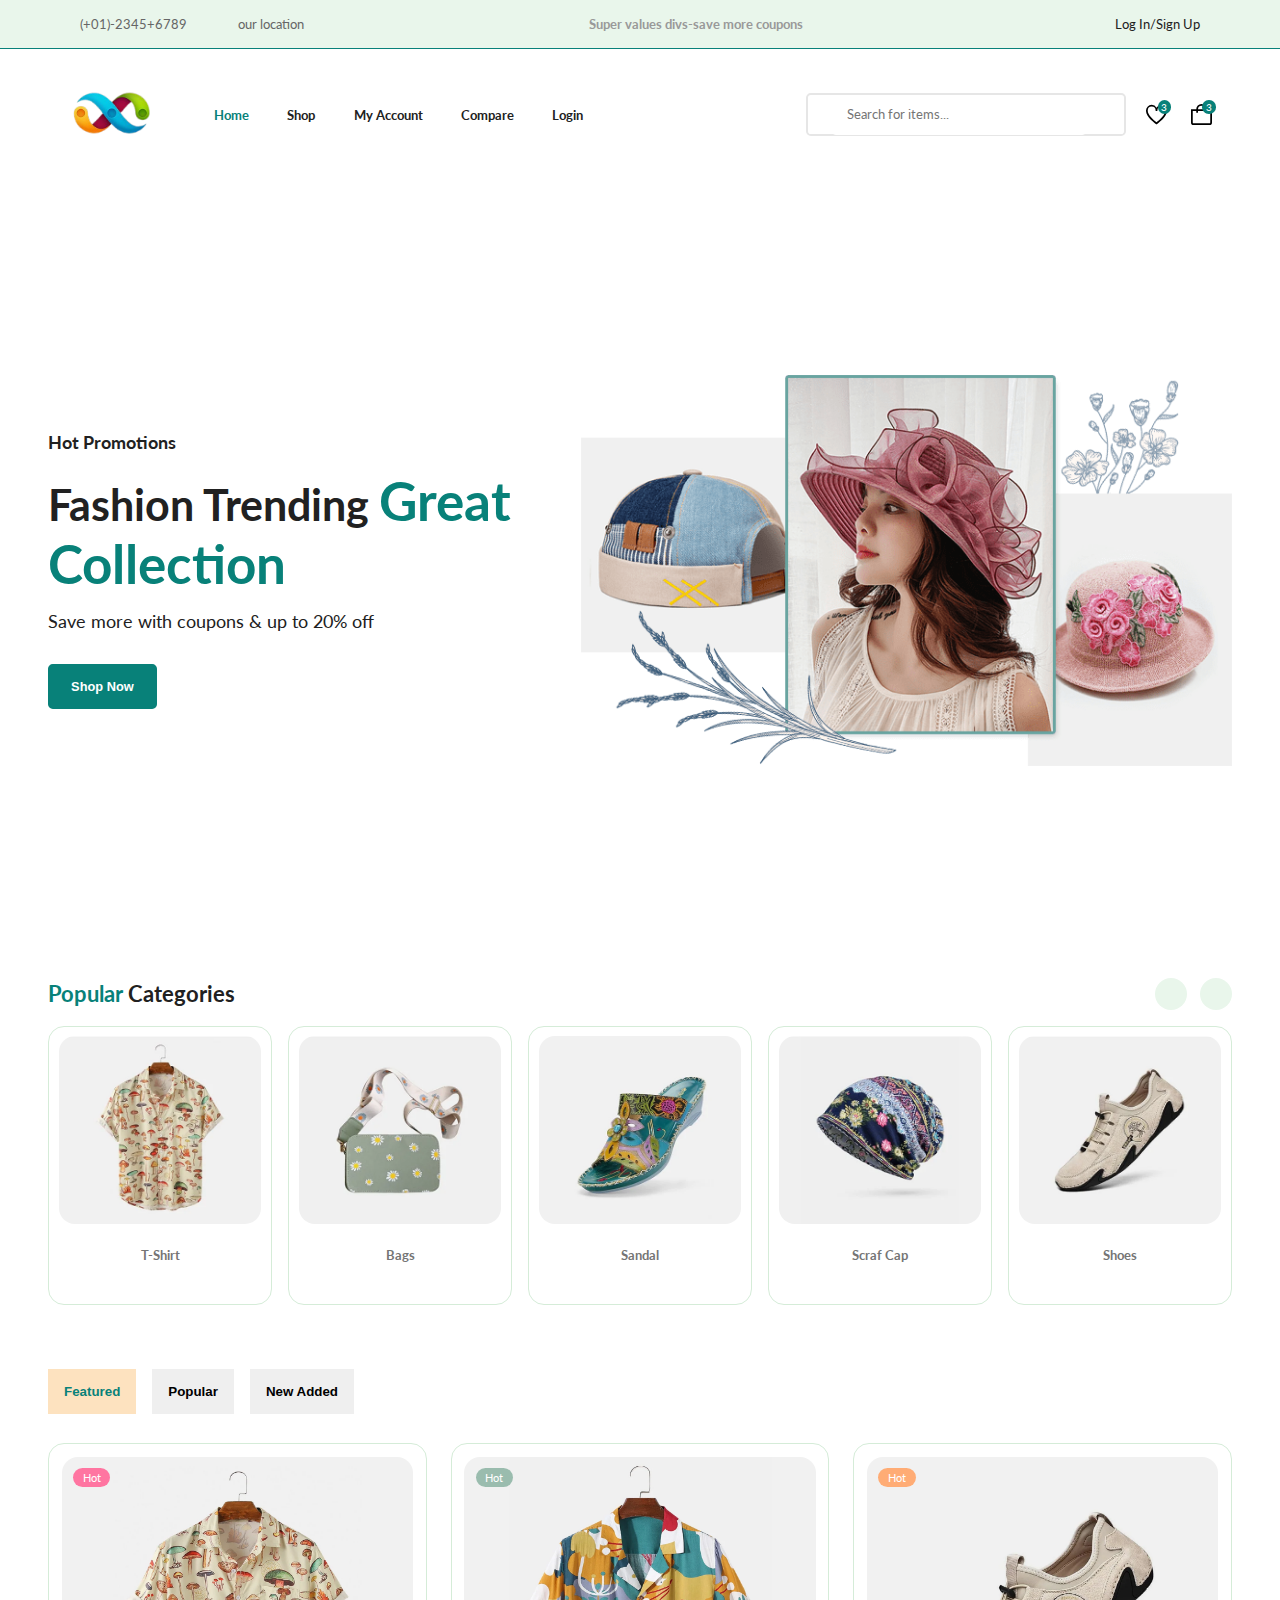
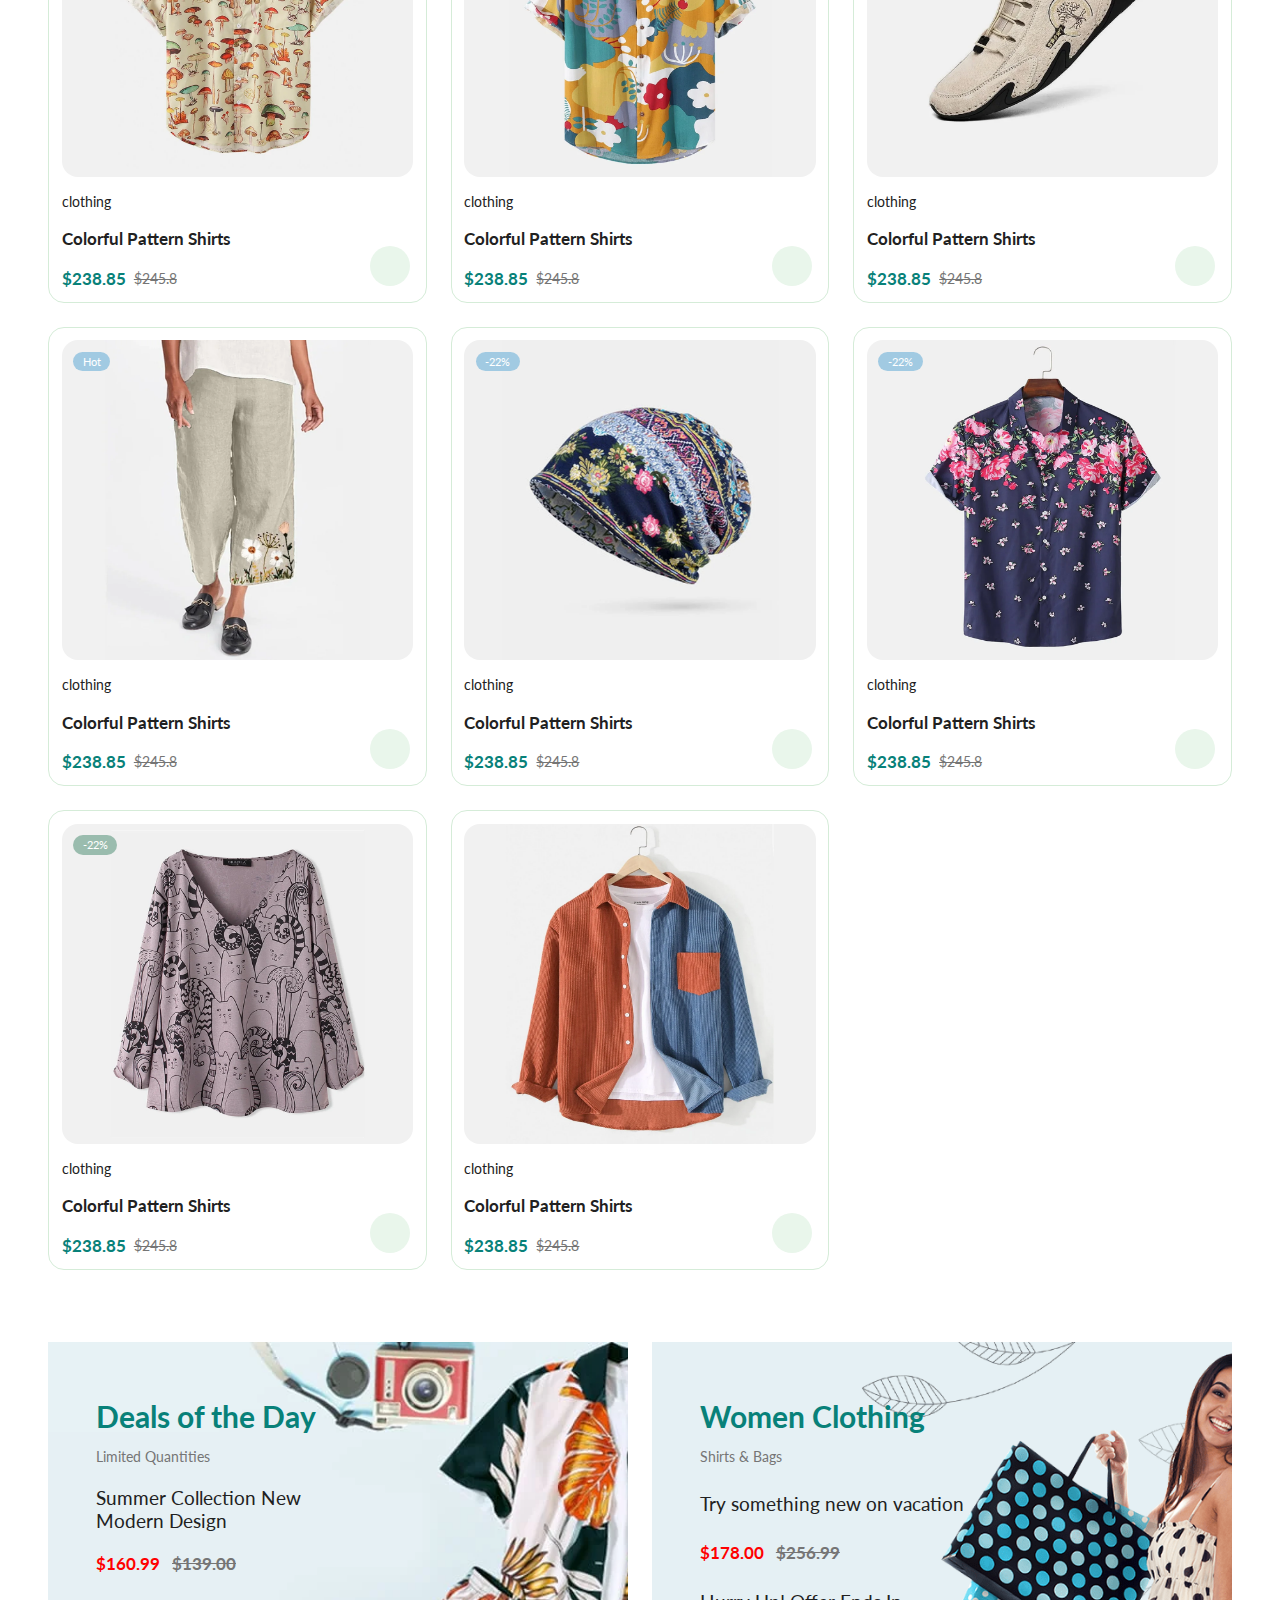
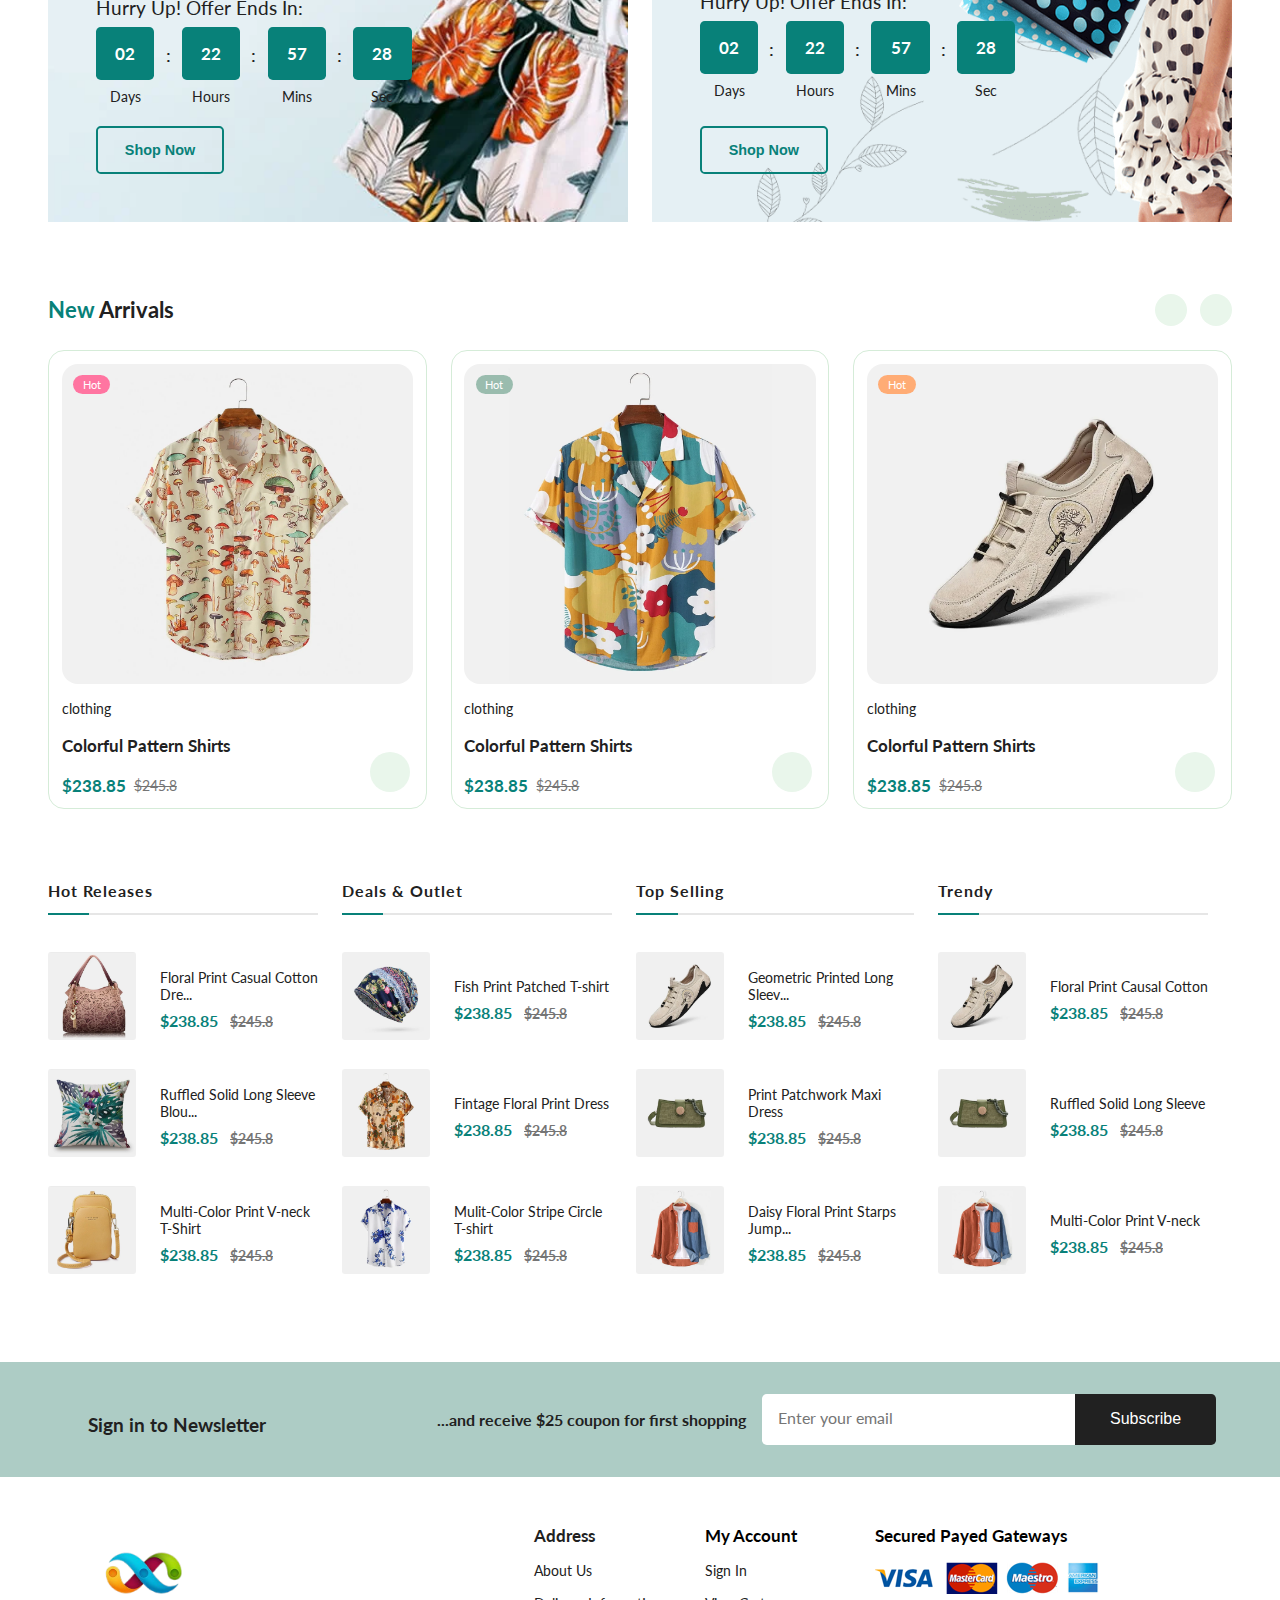
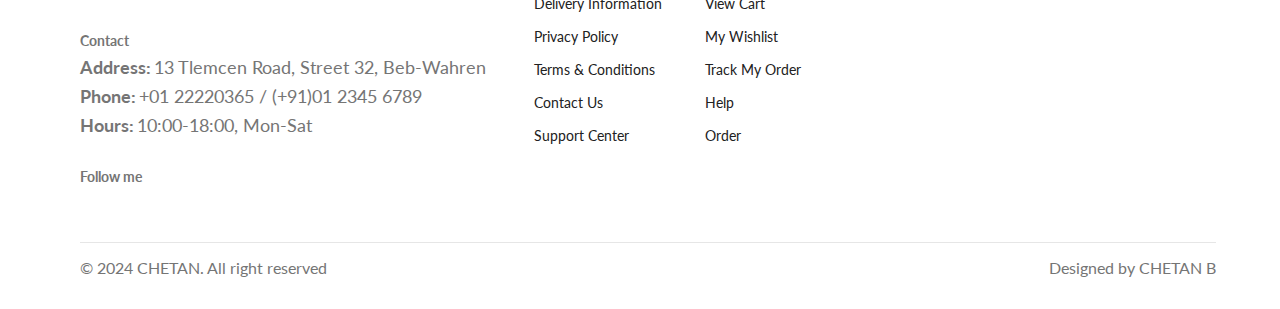
<file: index.html>
<!DOCTYPE html>
<html lang="en">
  <head>
    <meta charset="UTF-8" />
    <meta name="viewport" content="width=device-width, initial-scale=1.0" />
    <title>Home</title>
    <link
      rel="stylesheet"
      href="https://cdnjs.cloudflare.com/ajax/libs/font-awesome/6.5.1/css/all.min.css"
      integrity="sha512-DTOQO9RWCH3ppGqcWaEA1BIZOC6xxalwEsw9c2QQeAIftl+Vegovlnee1c9QX4TctnWMn13TZye+giMm8e2LwA=="
      crossorigin="anonymous"
      referrerpolicy="no-referrer"
    />
	<link href="https://fonts.googleapis.com/css2?family=Assistant&family=Comfortaa:wght@300&family=Hedvig+Letters+Sans&family=Jost&family=Lato&family=Montserrat&family=Noto+Sans&family=Open+Sans&display=swap" rel="stylesheet">
    <link rel="stylesheet" href="./css/global.css" />
    <link rel="stylesheet" href="./css/style.css" />
  </head>
  <body>
    <section class = "page-container">
	  <!-- header section  -->
	  <!-- header top part  -->
	  <header class = "header-section">
	    <div class = "top-part">
		  <div>
		    <p>(+01)-2345+6789</p>
			<p>our location</p>
		  </div>
		  <div>
		    <p>Super values divs-save more coupons</p>
		  </div>
		  <div> <a href="login.html">Log In/Sign Up</a> </div>
		</div>
		
		<!-- header bottom part  -->
		<div class = "bottom-part">
		  <div class = "logo-container">
		    <img src = "./Icons/logo.png" alt = "Logo" onclick = "location.href = 'index.html'"/>
		  </div>
		  
		  <nav>
		    <ul>
			   <li><a href = "index.html" class = "home">Home<a/></li>
			  <li><a href = "shop.html" class = "shop">Shop<a/></li>
			  <li><a href = "myAccount.html" class = "my-account">My Account<a/></li>
			  <li><a href = "compare.html" class = "compare">Compare<a/></li>
			  <li><a href = "login.html" class = "login">Login<a/></li>
			</ul>
		  </nav>
		  
		  <div class = "last-box">
		    <div class = "search-box">
		      <input type = "text" placeholder = "Search for items..." />
			  <i class="fa-solid fa-magnifying-glass"></i>
		    </div>
			
			<div class = "heart-icon" onclick = "location.href = 'wishlist.html'">
			  <img src = "./Icons/icon-heart.svg" alt = "Heart icon" />
			  <div><p>3</p></div>
			</div>
			
			<div class = "shoping-cart-icon" onclick = "location.href = 'cart.html'">
			  <img src = "./Icons/icon-cart.svg" alt = "Shoping Cart icon" />
			  <div><p>3</p></div>
			</div>
			
			<div class = "menu-bar">
			  <i class="fa-solid fa-bars" onclick="getNavs()"></i>

			  <div class="drop-down">
				<nav>
					<ul>
						<li onclick="location.href = 'index.html'"><i class="fa-solid fa-house"></i>Home</li>
						<li onclick="location.href = 'shop.html'"><i class="fa-solid fa-shop"></i>Shop</li>
						<li onclick="location.href = 'myAccount.html'"><i class="fa-solid fa-user"></i>My Account</li>
						<li onclick="location.href = 'compare.html'"><i class="fa-solid fa-ranking-star"></i>Compare</li>
						<li onclick="location.href = 'login.html'"><i class="fa-solid fa-right-to-bracket"></i>Login/Register</li>
					    <li><hr></li>
						<li>
							<div class = "search-box">
								<input type = "text" placeholder = "Search for items..." />
								<i class="fa-solid fa-magnifying-glass"></i>
							  </div>
						</li>
					</ul>
				</nav>
			  </div>
			</div>
		  <div>
		</div>
	  </header>
	  <!-- header section end -->
	  
	  <main>
	    <!-- hero section  -->
		<section class = "hero-section">
		  <div class = "intro-part">
		    <p>Hot Promotions</p>
			<h1>Fashion Trending <span>Great Collection</span></h1>
			<p>Save more with coupons & up to 20% off</p>
			<button class = "button">Shop Now</button>
		  </div>
		  
		  <div class = "image-part">
		    <img src = "./Images/home-img.png" alt = "hero-image" />
		  </div>
		</section>
		<!-- <hero section end -->
		
		<!-- popular categories section  -->
		<section class = "pop-cat-section">
		  <div class = "heading-container">
		    <h2><span>Popular</span> Categories</h2>
			<div>
			  <button><i class="fa-solid fa-angle-left"></i></button>
			  <button><i class="fa-solid fa-angle-right"></i></button>
			</div>
		  </div>
		  <div class = "cat-container">
		    <div class = "cat-card">
			  <img src = "./Images/category-1.webp" alt = "image of T-shirt" />
			  <div>
			    <p>T-Shirt</p>
			  </div>
			</div>
			
			<div class = "cat-card">
			  <img src = "./Images/category-2.webp" alt = "image of T-shirt" />
			  <div>
			    <p>Bags</p>
			  </div>
			</div>
			
			<div class = "cat-card">
			  <img src = "./Images/category-3.webp" alt = "image of T-shirt" />
			  <div>
			    <p>Sandal</p>
			  </div>
			</div>
			
			<div class = "cat-card">
			  <img src = "./Images/category-4.webp" alt = "image of T-shirt" />
			  <div>
			    <p>Scraf Cap</p>
			  </div>
			</div>
			
			<div class = "cat-card">
			  <img src = "./Images/category-5.webp" alt = "image of T-shirt" />
			  <div>
			    <p>Shoes</p>
			  </div>
			</div>
			
			<div class = "cat-card">
			  <img src = "./Images/category-6.webp" alt = "image of T-shirt" />
			  <div>
			    <p>Pillowcase</p>
			  </div>
			</div>
		  </div>
		</section>
		<!-- popular categories section end -->
		
		<!-- Featured, Popular, and New Added section  -->
		<section class = "featured-section">
		  <div class = "btn-container">
		    <button>Featured</button>
			<button>Popular</button>
			<button>New Added</button>
		  </div>
		  
		  <div class = "cards-container">
		    <div class = "card" onclick = "location.href = 'fashion.html'">
			  <div class = "image-container">
			    <img src = "./Images/product-1-1.webp" alt = "image of T-shirt" class = "front-img-part"/>
				<img src = "./Images/product-1-2.webp" alt = "back image of T-shirt" />
				<div class = "pink-box">
				  <p>Hot</p>
				</div>
				<div class = "card-options">
				   <button onclick = "location.href = 'fashion.html'">
				     <i class="fa-regular fa-eye"></i>
					 <div>
					   <p>Quick View</p>
					   <div></div>  
					 </div>					 
					</button>
				   <button onclick = "location.href = 'wishlist.html'">
				     <i class="fa-regular fa-heart"></i>
					 <div>
					   <p>Add to wishlist</p>
					   <div></div>  
					 </div>	 
				   </button>
				   <button onclick = "location.href = 'compare.html'">
				     <i class="fa-solid fa-shuffle"></i>
					 <div>
					   <p>Compare</p>
					   <div></div>  
					 </div>
				   </button>
				</div>
			  </div>
			  
			  <div class = "card-content">
			    <p>clothing</p>
				<div>
				  <h3>Colorful Pattern Shirts</h3>
				  <div class = "stars-container">
				    <i class="fa-regular fa-star"></i>
				    <i class="fa-regular fa-star"></i>
				    <i class="fa-regular fa-star"></i>
				    <i class="fa-regular fa-star"></i>
				    <i class="fa-regular fa-star"></i>
				   </div>
				</div>
				
				
				<div class = "rate-box">
				  <h3>$238.85</h3>
				  <p><s>$245.8</s></p>
				</div>
				  
				<button onclick = "location.href = 'cart.html'">
				  <i class="fa-solid fa-cart-plus"></i>
				   <div>
					   <p>Add To Cart</p>
					   <div></div>  
				   </div>
				</button>
			  </div>
			</div>
			
			<div class = "card" onclick = "location.href = 'fashion.html'">
			  <div class = "image-container">
			    <img src = "./Images/product-2-1.webp" alt = "image of T-shirt" class = "front-img-part"/>
				<img src = "./Images/product-2-2.webp" alt = "back image of T-shirt" />
				<div class = "green-box">
				  <p>Hot</p>
				</div>
				<div class = "card-options">
				   <button>
				     <i class="fa-regular fa-eye"></i>
					 <div>
					   <p>Quick View</p>
					   <div></div>  
					 </div>					 
					</button>
				   <button>
				     <i class="fa-regular fa-heart"></i>
					 <div>
					   <p>Add to wishlist</p>
					   <div></div>  
					 </div>	 
				   </button>
				   <button>
				     <i class="fa-solid fa-shuffle"></i>
					 <div>
					   <p>Compare</p>
					   <div></div>  
					 </div>
				   </button>
				</div>
			  </div>
			   <div class = "card-content">
			    <p>clothing</p>
				<div>
				  <h3>Colorful Pattern Shirts</h3>
				  <div class = "stars-container">
				    <i class="fa-regular fa-star"></i>
				    <i class="fa-regular fa-star"></i>
				    <i class="fa-regular fa-star"></i>
				    <i class="fa-regular fa-star"></i>
				    <i class="fa-regular fa-star"></i>
				   </div>
				</div>
				
				
				<div class = "rate-box">
				  <h3>$238.85</h3>
				  <p><s>$245.8</s></p>
				</div>
				  
				<button>
				  <i class="fa-solid fa-cart-plus"></i>
				   <div>
					   <p>Add To Cart</p>
					   <div></div>  
				   </div>
				</button>
			  </div>
			</div>
			
			<div class = "card">
			  <div class = "image-container">
			    <img src = "./Images/product-3-1.webp" alt = "image of T-shirt" class = "front-img-part"/>
				<img src = "./Images/product-3-2.webp" alt = "back image of T-shirt" />
				<div class = "orange-box">
				  <p>Hot</p>
				</div>
				<div class = "card-options">
				   <button>
				     <i class="fa-regular fa-eye"></i>
					 <div>
					   <p>Quick View</p>
					   <div></div>  
					 </div>					 
					</button>
				   <button>
				     <i class="fa-regular fa-heart"></i>
					 <div>
					   <p>Add to wishlist</p>
					   <div></div>  
					 </div>	 
				   </button>
				   <button>
				     <i class="fa-solid fa-shuffle"></i>
					 <div>
					   <p>Compare</p>
					   <div></div>  
					 </div>
				   </button>
				</div>
			  </div>
			   <div class = "card-content">
			    <p>clothing</p>
				<div>
				  <h3>Colorful Pattern Shirts</h3>
				  <div class = "stars-container">
				    <i class="fa-regular fa-star"></i>
				    <i class="fa-regular fa-star"></i>
				    <i class="fa-regular fa-star"></i>
				    <i class="fa-regular fa-star"></i>
				    <i class="fa-regular fa-star"></i>
				   </div>
				</div>
				
				
				<div class = "rate-box">
				  <h3>$238.85</h3>
				  <p><s>$245.8</s></p>
				</div>
				  
				<button>
				  <i class="fa-solid fa-cart-plus"></i>
				   <div>
					   <p>Add To Cart</p>
					   <div></div>  
				   </div>
				</button>
			  </div>
			</div>
			
			<div class = "card">
			  <div class = "image-container">
			    <img src = "./Images/product-4-1.webp" alt = "image of T-shirt" class = "front-img-part"/>
				<img src = "./Images/product-4-2.webp" alt = "back image of T-shirt" />
				<div class = "sky-box">
				  <p>Hot</p>
				</div>
				<div class = "card-options">
				   <button>
				     <i class="fa-regular fa-eye"></i>
					 <div>
					   <p>Quick View</p>
					   <div></div>  
					 </div>					 
					</button>
				   <button>
				     <i class="fa-regular fa-heart"></i>
					 <div>
					   <p>Add to wishlist</p>
					   <div></div>  
					 </div>	 
				   </button>
				   <button>
				     <i class="fa-solid fa-shuffle"></i>
					 <div>
					   <p>Compare</p>
					   <div></div>  
					 </div>
				   </button>
				</div>
			  </div>
			   <div class = "card-content">
			    <p>clothing</p>
				<div>
				  <h3>Colorful Pattern Shirts</h3>
				  <div class = "stars-container">
				    <i class="fa-regular fa-star"></i>
				    <i class="fa-regular fa-star"></i>
				    <i class="fa-regular fa-star"></i>
				    <i class="fa-regular fa-star"></i>
				    <i class="fa-regular fa-star"></i>
				   </div>
				</div>
				
				
				<div class = "rate-box">
				  <h3>$238.85</h3>
				  <p><s>$245.8</s></p>
				</div>
				  
				<button>
				  <i class="fa-solid fa-cart-plus"></i>
				   <div>
					   <p>Add To Cart</p>
					   <div></div>  
				   </div>
				</button>
			  </div>
			</div>
			
			<div class = "card">
			  <div class = "image-container">
			    <img src = "./Images/product-5-1.webp" alt = "image of T-shirt" class = "front-img-part"/>
				<img src = "./Images/product-5-2.webp" alt = "back image of T-shirt" />
				<div class = "sky-box">
				  <p>-22%</p>
				</div>
				<div class = "card-options">
				   <button>
				     <i class="fa-regular fa-eye"></i>
					 <div>
					   <p>Quick View</p>
					   <div></div>  
					 </div>					 
					</button>
				   <button>
				     <i class="fa-regular fa-heart"></i>
					 <div>
					   <p>Add to wishlist</p>
					   <div></div>  
					 </div>	 
				   </button>
				   <button>
				     <i class="fa-solid fa-shuffle"></i>
					 <div>
					   <p>Compare</p>
					   <div></div>  
					 </div>
				   </button>
				</div>
			  </div>
			  
			   <div class = "card-content">
			    <p>clothing</p>
				<div>
				  <h3>Colorful Pattern Shirts</h3>
				  <div class = "stars-container">
				    <i class="fa-regular fa-star"></i>
				    <i class="fa-regular fa-star"></i>
				    <i class="fa-regular fa-star"></i>
				    <i class="fa-regular fa-star"></i>
				    <i class="fa-regular fa-star"></i>
				   </div>
				</div>
				
				<div class = "rate-box">
				  <h3>$238.85</h3>
				  <p><s>$245.8</s></p>
				</div>
				  
				<button>
				  <i class="fa-solid fa-cart-plus"></i>
				   <div>
					   <p>Add To Cart</p>
					   <div></div>  
				   </div>
				</button>
			  </div>
			</div>
			
			<div class = "card">
			  <div class = "image-container">
			    <img src = "./Images/product-6-1.webp" alt = "image of T-shirt" class = "front-img-part"/>
				<img src = "./Images/product-6-2.webp" alt = "back image of T-shirt" />
				<div class = "sky-box">
				  <p>-22%</p>
				</div>
				<div class = "card-options">
				   <button>
				     <i class="fa-regular fa-eye"></i>
					 <div>
					   <p>Quick View</p>
					   <div></div>  
					 </div>					 
					</button>
				   <button>
				     <i class="fa-regular fa-heart"></i>
					 <div>
					   <p>Add to wishlist</p>
					   <div></div>  
					 </div>	 
				   </button>
				   <button>
				     <i class="fa-solid fa-shuffle"></i>
					 <div>
					   <p>Compare</p>
					   <div></div>  
					 </div>
				   </button>
				</div>
			  </div>
			  <div class = "card-content">
			    <p>clothing</p>
				<div>
				  <h3>Colorful Pattern Shirts</h3>
				  <div class = "stars-container">
				    <i class="fa-regular fa-star"></i>
				    <i class="fa-regular fa-star"></i>
				    <i class="fa-regular fa-star"></i>
				    <i class="fa-regular fa-star"></i>
				    <i class="fa-regular fa-star"></i>
				   </div>
				</div>
				
				
				<div class = "rate-box">
				  <h3>$238.85</h3>
				  <p><s>$245.8</s></p>
				</div>
				  
				<button>
				  <i class="fa-solid fa-cart-plus"></i>
				   <div>
					   <p>Add To Cart</p>
					   <div></div>  
				   </div>
				</button>
			  </div>
			</div>
			
			<div class = "card">
			  <div class = "image-container">
			    <img src = "./Images/product-7-1.webp" alt = "image of T-shirt" class = "front-img-part"/>
				<img src = "./Images/product-7-2.webp" alt = "back image of T-shirt" />
				<div class = "green-box">
				  <p>-22%</p>
				</div>
				<div class = "card-options">
				   <button>
				     <i class="fa-regular fa-eye"></i>
					 <div>
					   <p>Quick View</p>
					   <div></div>  
					 </div>					 
					</button>
				   <button>
				     <i class="fa-regular fa-heart"></i>
					 <div>
					   <p>Add to wishlist</p>
					   <div></div>  
					 </div>	 
				   </button>
				   <button>
				     <i class="fa-solid fa-shuffle"></i>
					 <div>
					   <p>Compare</p>
					   <div></div>  
					 </div>
				   </button>
				</div>
			  </div>
			   <div class = "card-content">
			    <p>clothing</p>
				<div>
				  <h3>Colorful Pattern Shirts</h3>
				  <div class = "stars-container">
				    <i class="fa-regular fa-star"></i>
				    <i class="fa-regular fa-star"></i>
				    <i class="fa-regular fa-star"></i>
				    <i class="fa-regular fa-star"></i>
				    <i class="fa-regular fa-star"></i>
				   </div>
				</div>
				
				
				<div class = "rate-box">
				  <h3>$238.85</h3>
				  <p><s>$245.8</s></p>
				</div>
				  
				<button>
				  <i class="fa-solid fa-cart-plus"></i>
				   <div>
					   <p>Add To Cart</p>
					   <div></div>  
				   </div>
				</button>
			  </div>
			</div>
			
			<div class = "card">
			  <div class = "image-container">
			    <img src = "./Images/product-8-1.webp" alt = "image of T-shirt" class = "front-img-part"/>
				<img src = "./Images/product-8-2.webp" alt = "back image of T-shirt" />
				<div class = "card-options">
				   <button>
				     <i class="fa-regular fa-eye"></i>
					 <div>
					   <p>Quick View</p>
					   <div></div>  
					 </div>					 
					</button>
				   <button>
				     <i class="fa-regular fa-heart"></i>
					 <div>
					   <p>Add to wishlist</p>
					   <div></div>  
					 </div>	 
				   </button>
				   <button>
				     <i class="fa-solid fa-shuffle"></i>
					 <div>
					   <p>Compare</p>
					   <div></div>  
					 </div>
				   </button>
				</div>
			  </div>
			   <div class = "card-content">
			    <p>clothing</p>
				<div>
				  <h3>Colorful Pattern Shirts</h3>
				  <div class = "stars-container">
				    <i class="fa-regular fa-star"></i>
				    <i class="fa-regular fa-star"></i>
				    <i class="fa-regular fa-star"></i>
				    <i class="fa-regular fa-star"></i>
				    <i class="fa-regular fa-star"></i>
				   </div>
				</div>
				
				
				<div class = "rate-box">
				  <h3>$238.85</h3>
				  <p><s>$245.8</s></p>
				</div>
				  
				<button>
				  <i class="fa-solid fa-cart-plus"></i>
				   <div>
					   <p>Add To Cart</p>
					   <div></div>  
				   </div>
				</button>
			  </div>
			</div>
		  </div>
		</section>
		<!-- Featured, Popular, and New Added section  end-->
		
		<!-- Banner section  -->
		<section class = "banner-section">
		  
		  <div class = "banner-1">
		    <img src = "./Images/deals-1.webp" />
		    <div class = "banner-content">
			  <div class = "heading-part">
			    <h2>Deals of the Day</h2>
			    <p>Limited Quantities</p>
			  </div>
			
			<p>Summer Collection New Modern Design</p>
			<h3>$160.99  <s>$139.00</s></h3>
			
			<div class = "timer">
			  <p>Hurry Up! Offer Ends In:</p>
			  <div class = "timer-box">
			    <div>
				  <h3>02</h3>
				  <p>Days</p>
				</div>
				<p>:</p>
				<div>
				  <h3>22</h3>
				  <p>Hours</p>
				</div>
				<p>:</p>
				<div>
				  <h3>57</h3>
				  <p>Mins</p>
				</div>
				<p>:</p>
				<div>
				  <h3>28</h3>
				  <p>Sec</p>
				</div>
			  </div>
			</div>
			
			<button class = "button">Shop Now</button>
			</div>
		  </div>
		  
		  <div class = "banner-2">
		    <img src = "./Images/deals-2.png" />
		    <div class = "banner-content">
			  <div class = "heading-part">
			    <h2>Women Clothing</h2>
			    <p>Shirts & Bags</p>
			  </div>
			
			<p>Try something new on vacation</p>
			<h3>$178.00  <s>$256.99</s></h3>
			
			<div class = "timer">
			  <p>Hurry Up! Offer Ends In:</p>
			  <div class = "timer-box">
			    <div>
				  <h3>02</h3>
				  <p>Days</p>
				</div>
				<p>:</p>
				<div>
				  <h3>22</h3>
				  <p>Hours</p>
				</div>
				<p>:</p>
				<div>
				  <h3>57</h3>
				  <p>Mins</p>
				</div>
				<p>:</p>
				<div>
				  <h3>28</h3>
				  <p>Sec</p>
				</div>
			  </div>
			</div>
			
			<button class = "button">Shop Now</button>
			</div>
		  </div>
		</section>
		<!-- Banner section end  -->
		
		<!-- New Arrivals Section  -->
		<section class = "new-arrivals-section">
		  <div class = "heading-container">
		    <h2><span>New</span> Arrivals</h2>
			<div>
			  <button><i class="fa-solid fa-angle-left"></i></button>
			  <button><i class="fa-solid fa-angle-right"></i></button>
			</div>
		  </div>
		  <div class = "new-arrivals-container">
		    <div class = "card" id = "show-card">
			  <div class = "image-container">
			    <img src = "./Images/product-1-1.webp" alt = "image of T-shirt" class = "front-img-part"/>
				<img src = "./Images/product-1-2.webp" alt = "back image of T-shirt" />
				<div class = "pink-box">
				  <p>Hot</p>
				</div>
				<div class = "card-options">
				   <button>
				     <i class="fa-regular fa-eye"></i>
					 <div>
					   <p>Quick View</p>
					   <div></div>  
					 </div>					 
					</button>
				   <button>
				     <i class="fa-regular fa-heart"></i>
					 <div>
					   <p>Add to wishlist</p>
					   <div></div>  
					 </div>	 
				   </button>
				   <button>
				     <i class="fa-solid fa-shuffle"></i>
					 <div>
					   <p>Compare</p>
					   <div></div>  
					 </div>
				   </button>
				</div>
			  </div>
			  <div class = "card-content">
			    <p>clothing</p>
				<div>
				  <h3>Colorful Pattern Shirts</h3>
				  <div class = "stars-container">
				    <i class="fa-regular fa-star"></i>
				    <i class="fa-regular fa-star"></i>
				    <i class="fa-regular fa-star"></i>
				    <i class="fa-regular fa-star"></i>
				    <i class="fa-regular fa-star"></i>
				   </div>
				</div>
				
				
				<div class = "rate-box">
				  <h3>$238.85</h3>
				  <p><s>$245.8</s></p>
				</div>
				  
				<button>
				  <i class="fa-solid fa-cart-plus"></i>
				   <div>
					   <p>Add To Cart</p>
					   <div></div>  
				   </div>
				</button>
			  </div>
			</div>
			
			<div class = "card">
			  <div class = "image-container">
			    <img src = "./Images/product-2-1.webp" alt = "image of T-shirt" class = "front-img-part"/>
				<img src = "./Images/product-2-2.webp" alt = "back image of T-shirt" />
				<div class = "green-box">
				  <p>Hot</p>
				</div>
				<div class = "card-options">
				   <button>
				     <i class="fa-regular fa-eye"></i>
					 <div>
					   <p>Quick View</p>
					   <div></div>  
					 </div>					 
					</button>
				   <button>
				     <i class="fa-regular fa-heart"></i>
					 <div>
					   <p>Add to wishlist</p>
					   <div></div>  
					 </div>	 
				   </button>
				   <button>
				     <i class="fa-solid fa-shuffle"></i>
					 <div>
					   <p>Compare</p>
					   <div></div>  
					 </div>
				   </button>
				</div>
			  </div>
			   <div class = "card-content">
			    <p>clothing</p>
				<div>
				  <h3>Colorful Pattern Shirts</h3>
				  <div class = "stars-container">
				    <i class="fa-regular fa-star"></i>
				    <i class="fa-regular fa-star"></i>
				    <i class="fa-regular fa-star"></i>
				    <i class="fa-regular fa-star"></i>
				    <i class="fa-regular fa-star"></i>
				   </div>
				</div>
				
				
				<div class = "rate-box">
				  <h3>$238.85</h3>
				  <p><s>$245.8</s></p>
				</div>
				  
				<button>
				  <i class="fa-solid fa-cart-plus"></i>
				   <div>
					   <p>Add To Cart</p>
					   <div></div>  
				   </div>
				</button>
			  </div>
			</div>
			
			<div class = "card">
			  <div class = "image-container">
			    <img src = "./Images/product-3-1.webp" alt = "image of T-shirt" class = "front-img-part"/>
				<img src = "./Images/product-3-2.webp" alt = "back image of T-shirt" />
				<div class = "orange-box">
				  <p>Hot</p>
				</div>
				<div class = "card-options">
				   <button>
				     <i class="fa-regular fa-eye"></i>
					 <div>
					   <p>Quick View</p>
					   <div></div>  
					 </div>					 
					</button>
				   <button>
				     <i class="fa-regular fa-heart"></i>
					 <div>
					   <p>Add to wishlist</p>
					   <div></div>  
					 </div>	 
				   </button>
				   <button>
				     <i class="fa-solid fa-shuffle"></i>
					 <div>
					   <p>Compare</p>
					   <div></div>  
					 </div>
				   </button>
				</div>
			  </div>
			   <div class = "card-content">
			    <p>clothing</p>
				<div>
				  <h3>Colorful Pattern Shirts</h3>
				  <div class = "stars-container">
				    <i class="fa-regular fa-star"></i>
				    <i class="fa-regular fa-star"></i>
				    <i class="fa-regular fa-star"></i>
				    <i class="fa-regular fa-star"></i>
				    <i class="fa-regular fa-star"></i>
				   </div>
				</div>
				
				
				<div class = "rate-box">
				  <h3>$238.85</h3>
				  <p><s>$245.8</s></p>
				</div>
				  
				<button>
				  <i class="fa-solid fa-cart-plus"></i>
				   <div>
					   <p>Add To Cart</p>
					   <div></div>  
				   </div>
				</button>
			  </div>
			</div>
			
			<div class = "card">
			  <div class = "image-container">
			    <img src = "./Images/product-4-1.webp" alt = "image of T-shirt" class = "front-img-part"/>
				<img src = "./Images/product-4-2.webp" alt = "back image of T-shirt" />
				<div class = "sky-box">
				  <p>Hot</p>
				</div>
				<div class = "card-options">
				   <button>
				     <i class="fa-regular fa-eye"></i>
					 <div>
					   <p>Quick View</p>
					   <div></div>  
					 </div>					 
					</button>
				   <button>
				     <i class="fa-regular fa-heart"></i>
					 <div>
					   <p>Add to wishlist</p>
					   <div></div>  
					 </div>	 
				   </button>
				   <button>
				     <i class="fa-solid fa-shuffle"></i>
					 <div>
					   <p>Compare</p>
					   <div></div>  
					 </div>
				   </button>
				</div>
			  </div>
			   <div class = "card-content">
			    <p>clothing</p>
				<div>
				  <h3>Colorful Pattern Shirts</h3>
				  <div class = "stars-container">
				    <i class="fa-regular fa-star"></i>
				    <i class="fa-regular fa-star"></i>
				    <i class="fa-regular fa-star"></i>
				    <i class="fa-regular fa-star"></i>
				    <i class="fa-regular fa-star"></i>
				   </div>
				</div>
				
				
				<div class = "rate-box">
				  <h3>$238.85</h3>
				  <p><s>$245.8</s></p>
				</div>
				  
				<button>
				  <i class="fa-solid fa-cart-plus"></i>
				   <div>
					   <p>Add To Cart</p>
					   <div></div>  
				   </div>
				</button>
			  </div>
			</div>
		  </div>
		</section>
		<!-- New Arrivals Section end -->
		
		<!-- categories section  -->
		<section class = "categories-section">
		  <div class = "category-box">
		    <div class = "heading-part">
			  <h4>Hot Releases</h4>
			  <div>
			    <div></div>
			  </div>
			</div>
			
			<div class = "item-box">
			  <div class = "item">
			    <img src = "./Images/showcase-img-1.webp" alt = "showcase-image-1" />
				<div>
				  <p>Floral Print Casual Cotton Dre...</p>
				  <h4>$238.85 <s>$245.8</s></h4>
				</div>
			  </div>
			  
			  <div class = "item">
			    <img src = "./Images/showcase-img-2.webp" alt = "showcase-image-2" />
				<div>
				  <p>Ruffled Solid Long Sleeve Blou...</p>
				  <h4>$238.85 <s>$245.8</s></h4>
				</div>
			  </div>
			  
			  <div class = "item">
			    <img src = "./Images/showcase-img-3.webp" alt = "showcase-image-3" />
				<div>
				  <p>Multi-Color Print V-neck T-Shirt</p>
				  <h4>$238.85 <s>$245.8</s></h4>
				</div>
			  </div>
			</div>
			
		  </div>
		  
		  <div class = "category-box">
		    <div class = "heading-part">
			  <h4>Deals & Outlet</h4>
			  <div>
			    <div></div>
			  </div>
			</div>
			
			<div class = "item-box">
			  <div class = "item">
			    <img src = "./Images/showcase-img-4.webp" alt = "showcase-image-4" />
				<div>
				  <p>Fish Print Patched T-shirt</p>
				  <h4>$238.85 <s>$245.8</s></h4>
				</div>
			  </div>
			  
			  <div class = "item">
			    <img src = "./Images/showcase-img-5.webp" alt = "showcase-image-5" />
				<div>
				  <p>Fintage Floral Print Dress</p>
				  <h4>$238.85 <s>$245.8</s></h4>
				</div>
			  </div>
			  
			  <div class = "item">
			    <img src = "./Images/showcase-img-6.webp" alt = "showcase-image-6" />
				<div>
				  <p>Mulit-Color Stripe Circle T-shirt</p>
				  <h4>$238.85 <s>$245.8</s></h4>
				</div>
			  </div>
			</div>
		  </div>
		  
		  <div class = "category-box">
		    <div class = "heading-part">
			  <h4>Top Selling</h4>
			  <div>
			    <div></div>
			  </div>
			</div>
			
			<div class = "item-box">
			  <div class = "item">
			    <img src = "./Images/showcase-img-7.webp" alt = "showcase-image-7" />
				<div>
				  <p>Geometric Printed Long Sleev...</p>
				  <h4>$238.85 <s>$245.8</s></h4>
				</div>
			  </div>
			  
			  <div class = "item">
			    <img src = "./Images/showcase-img-8.webp" alt = "showcase-image-8" />
				<div>
				  <p>Print Patchwork Maxi Dress</p>
				  <h4>$238.85 <s>$245.8</s></h4>
				</div>
			  </div>
			  
			  <div class = "item">
			    <img src = "./Images/showcase-img-9.webp" alt = "showcase-image-9" />
				<div>
				  <p>Daisy Floral Print Starps Jump...</p>
				  <h4>$238.85 <s>$245.8</s></h4>
				</div>
			  </div>
			</div>
		  </div>
		  
		  <div class = "category-box">
		    <div class = "heading-part">
			  <h4>Trendy</h4>
			  <div>
			    <div></div>
			  </div>
			</div>
			
			<div class = "item-box">
			  <div class = "item">
			    <img src = "./Images/showcase-img-7.webp" alt = "showcase-image-7" />
				<div>
				  <p>Floral Print Causal Cotton</p>
				  <h4>$238.85 <s>$245.8</s></h4>
				</div>
			  </div>
			  
			  <div class = "item">
			    <img src = "./Images/showcase-img-8.webp" alt = "showcase-image-8" />
				<div>
				  <p>Ruffled Solid Long Sleeve</p>
				  <h4>$238.85 <s>$245.8</s></h4>
				</div>
			  </div>
			  
			  <div class = "item">
			    <img src = "./Images/showcase-img-9.webp" alt = "showcase-image-9" />
				<div>
				  <p>Multi-Color Print V-neck</p>
				  <h4>$238.85 <s>$245.8</s></h4>
				</div>
			  </div>
			</div>
		  </div>
		</section>
		<!-- categories section end  -->
	  </main>
	  <!-- main section end  -->
	  
	  <!-- Footer section  -->
	  <footer class = "footer-section">
	    <!-- top-part  -->
	    <div class = "top-part">
		  <div>
		    <h3><i class="fa-solid fa-envelope-circle-check"></i> Sign in to Newsletter</h3>
		    <p>...and receive $25 coupon for first shopping</p>
		  </div>
		  
		  <div class = "subscriber">
		    <input type = "email" placeholder = "Enter your email" />
			<button>Subscribe</button>
		  </div>
		</div>
		
		<!-- middle-part -->
		<div class = "middle-part">
		  <div class = "first-block">
		    <img src = "./Icons/logo.png" alt = "Logo" />
			<p>Contact</p>
			<div class = "contact">
			  <p><span>Address:</span>13 Tlemcen Road, Street 32, Beb-Wahren</p>
			  <p><span>Phone:</span>+01 22220365 / (+91)01 2345 6789</p>
			  <p><span>Hours:</span>10:00-18:00, Mon-Sat</p>
			</div>
			
			
			<div class = "socail-media">
			  <p>Follow me</p>
			  <div>
			    <i class="fa-brands fa-facebook-f"></i>
				<i class="fa-brands fa-twitter"></i>
				<i class="fa-brands fa-instagram"></i>
				<i class="fa-brands fa-pinterest-p"></i>
				<i class="fa-brands fa-youtube"></i>
			  </div>
			</div>
		  </div>
		  
		  <div class = "second-block">
		    <h3>Address</h3>
			<ul>
			  <li><a href = "/">About Us</a></li>
			  <li><a href = "/">Delivery Information</a></li>
			  <li><a href = "/">Privacy Policy</a></li>
			  <li><a href = "/">Terms & Conditions</a></li>
			  <li><a href = "/">Contact Us</a></li>
			  <li><a href = "/">Support Center</a></li>
			<ul>
		  </div>
		  
		  <div class = "third-block">
		    <h3>My Account</h3>
			<ul>
			  <li><a href = "/">Sign In</a></li>
			  <li><a href = "/">View Cart</a></li>
			  <li><a href = "/">My Wishlist</a></li>
			  <li><a href = "/">Track My Order</a></li>
			  <li><a href = "/">Help</a></li>
			  <li><a href = "/">Order</a></li>
			<ul>
		  </div>
		  
		  <div class = "fourth-block">
		    <h3>Secured Payed Gateways</h3>
			<img src = "./Icons/payment-method.png" alt = "gateway images" />
		  </div>
		</div>
		
		<!-- bottom part  -->
		<div class = "bottom-part">
		  <div></div>
		  <div>
		    <p>© 2024 CHETAN. All right reserved</p>
			<p>Designed by CHETAN B</p>
		  </div>
		</div>
	  </footer>
	  <!-- Footer section end  -->
	</section>

	<script src="./js/app.js"></script>
  </body>
</html>
</file>
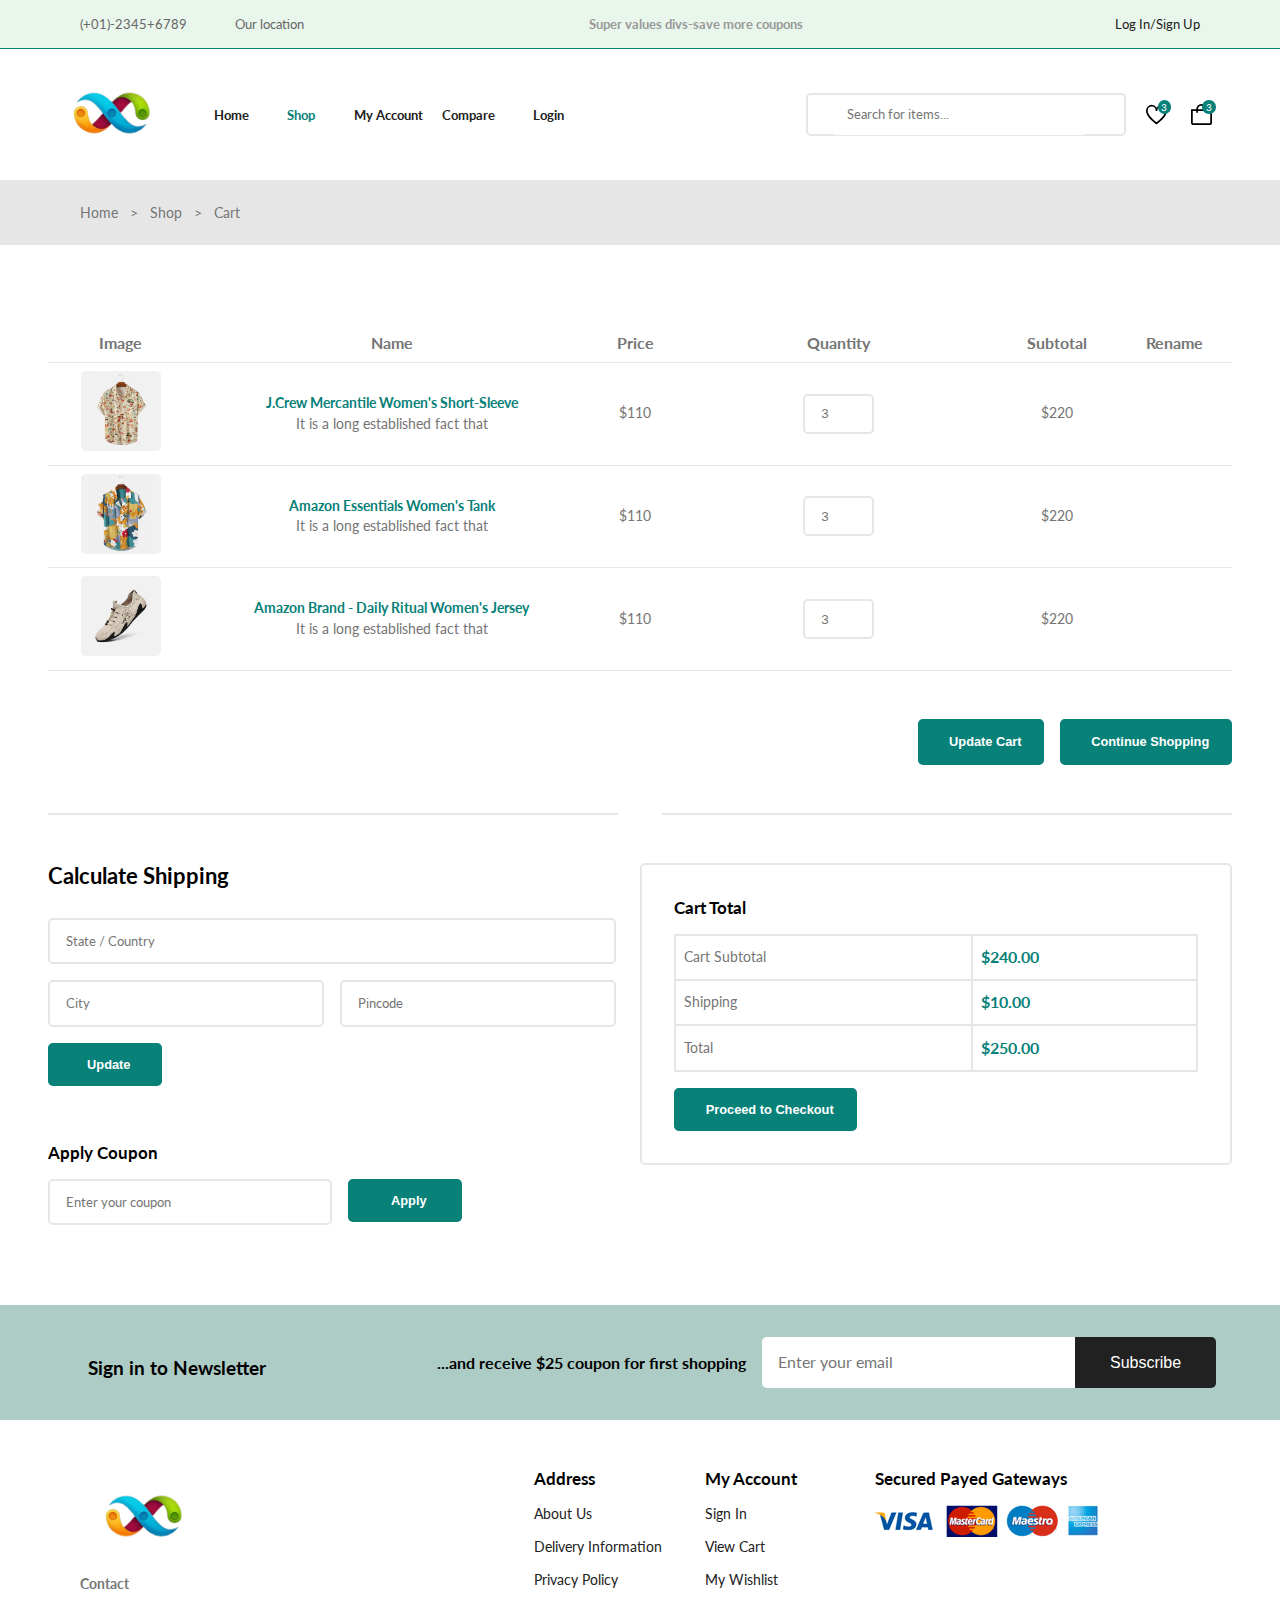
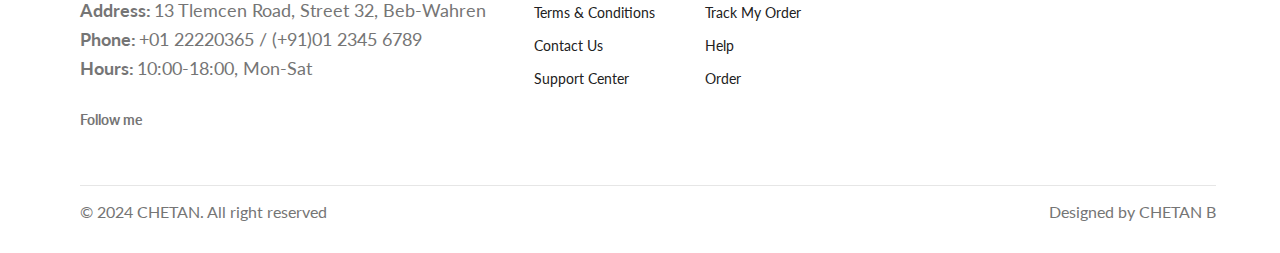
<file: cart.html>
<!DOCTYPE html>
<html lang="en">
  <head>
    <meta charset="UTF-8" />
    <meta name="viewport" content="width=device-width, initial-scale=1.0" />
    <title>Cart</title>
    <link
      rel="stylesheet"
      href="https://cdnjs.cloudflare.com/ajax/libs/font-awesome/6.5.1/css/all.min.css"
      integrity="sha512-DTOQO9RWCH3ppGqcWaEA1BIZOC6xxalwEsw9c2QQeAIftl+Vegovlnee1c9QX4TctnWMn13TZye+giMm8e2LwA=="
      crossorigin="anonymous"
      referrerpolicy="no-referrer"
    />
	<link href="https://fonts.googleapis.com/css2?family=Assistant&family=Comfortaa:wght@300&family=Hedvig+Letters+Sans&family=Jost&family=Lato&family=Montserrat&family=Noto+Sans&family=Open+Sans&display=swap" rel="stylesheet">
    <link rel="stylesheet" href="./css/global.css" />
    <link rel="stylesheet" href="./css/cartPageStyle.css" />
  </head>
  <body>
    <section class = "page-container">
	  <!-- header section  -->
	  <!-- header top part  -->
	  <header class = "header-section">
	    <div class = "top-part">
		  <div>
		    <p>(+01)-2345+6789</p>
			<p>Our location</p>
		  </div>
		  <div>
		    <p>Super values divs-save more coupons</p>
		  </div>
		  <div> <a href="login.html">Log In/Sign Up</a> </div>
		</div>
		
		<!-- header bottom part  -->
		<div class = "bottom-part">
		  <div class = "logo-container">
		    <a href = "index.html"><img src = "./Icons/logo.png" alt = "Logo" /></a>
		  </div>
		  
		  <nav>
		    <ul>
			  <li><a href = "index.html" class = "home">Home<a></li>
			  <li><a href = "shop.html" class = "shop">Shop<a></li>
			  <li><a href = "myAccount.html" class = "my-account">My Account<ali>
			  <li><a href = "compare.html" class = "compare">Compare<a></li>
			  <li><a href = "login.html" class = "login">Login<a></li>
			</ul>
		  </nav>
		  
		  <div class = "last-box">
		    <div class = "search-box">
		      <input type = "text" placeholder = "Search for items..." />
			  <i class="fa-solid fa-magnifying-glass"></i>
		    </div>
			
			<div class = "heart-icon" onclick = "location.href = 'wishlist.html'">
			  <img src = "./Icons/icon-heart.svg" alt = "Heart icon" />
			  <div><p>3</p></div>
			</div>
			
			<div class = "shoping-cart-icon" onclick = "location.href = 'cart.html'">
			  <img src = "./Icons/icon-cart.svg" alt = "Shoping Cart icon" />
			  <div><p>3</p></div>
			</div>
			
			<div class = "menu-bar">
				<i class="fa-solid fa-bars" onclick="getNavs()"></i>

				<div class="drop-down">
				  <nav>
					<ul>
						<li onclick="location.href = 'index.html'"><i class="fa-solid fa-house"></i>Home</li>
						<li onclick="location.href = 'shop.html'"><i class="fa-solid fa-shop"></i>Shop</li>
						<li onclick="location.href = 'myAccount.html'"><i class="fa-solid fa-user"></i>My Account</li>
						<li onclick="location.href = 'compare.html'"><i class="fa-solid fa-ranking-star"></i>Compare</li>
						<li onclick="location.href = 'login.html'"><i class="fa-solid fa-right-to-bracket"></i>Login/Register</li>
					    <li><hr></li>
						<li>
							<div class = "search-box">
								<input type = "text" placeholder = "Search for items..." />
								<i class="fa-solid fa-magnifying-glass"></i>
							  </div>
						</li>
					</ul>
				  </nav>
				</div>
			</div>
		  <div>
		</div>
	  </header>
	  <!-- header section end -->
	  
	  <!-- breadcrumbs  -->
	  <div class = "breadcrumbs">
		  <ul>
		    <li class = "main-crumb"><a href = "index.html">Home</a></li>
			<li><a href = "shop.html">Shop</a></li>
			<li><a href = "cart.html">Cart</a></li>
		  </ul>
	  </div>
	  <!-- breadcrumbs end  -->
	  
	  <!-- main section  -->
	  <main>
	    <section class = "cart-section">
		  <table class = "cart-table">
		    <thead>
			  <tr class = "heading-row">
			    <th>Image</th>
			    <th>Name</th>
			    <th>Price</th>
			    <th>Quantity</th>
			    <th>Subtotal</th>
			    <th>Rename</th>
			  </tr>
			</thead>
		   
			<tbody>
			  <tr>
			    <td>
			      <img src = "./Images/product-1-1.webp" alt = "image of T-shirt"/>
			    </td>
			    <td>
			      <p><span>J.Crew Mercantile Women's Short-Sleeve</span></p>
				  <p>It is a long established fact that</p>
			    </td>
			    <td>$110</td>
			    <td><input type = "text" value = "3" /></td>
			    <td>$220</td>
			    <td><i class="fa-regular fa-trash-can"></i></td>
			  </tr>
			  
			  <tr>
			    <td>
			      <img src = "./Images/product-2-1.webp" alt = "image of T-shirt"/>
			    </td>
			    <td>
			      <p><span>Amazon Essentials Women's Tank</span></p>
				  <p>It is a long established fact that</p>
			    </td>
			    <td>$110</td>
			    <td><input type = "text" value = "3" /></td>
			    <td>$220</td>
			    <td><i class="fa-regular fa-trash-can"></i></td>
			  </tr>
			  
			  <tr>
			    <td>
			      <img src = "./Images/product-3-1.webp" alt = "image of T-shirt"/>
			    </td>
			    <td>
			      <p><span>Amazon Brand - Daily Ritual Women's Jersey </span></p>
				  <p>It is a long established fact that</p>
			    </td>
			    <td>$110</td>
			    <td><input type = "text" value = "3" /></td>
			    <td>$220</td>
			    <td><i class="fa-regular fa-trash-can"></i></td>
			  </tr>
			</tbody>
			
		  </table>
		  <div class = "btn-container">
		    <button class = "button"><i class="fa-solid fa-shuffle"></i> Update Cart</button>
			<button class = "button"><i class="fa-solid fa-bag-shopping"></i> Continue Shopping</button>
		  </div>
		</section>
		
		<div class = "divider">
		  <div></div>
		  <i class="fa-solid fa-fingerprint"></i>
		  <div></div>
		</div>
		
		<section class = "shipping-section">
		  <div class = "shipping-form-container">
		    <form>
			  <h2>Calculate Shipping</h2>
			  <input type = "text" placeholder = "State / Country"/>
			  <div class = "inputs">
			    <input type = "text" placeholder = "City"/>
				<input type = "text" placeholder = "Pincode"/>
			  </div>
			  <button class = "button"><i class="fa-solid fa-shuffle"></i>Update</button>
			  
			  <div class = "coupon">
			    <h3>Apply Coupon</h3>
				<div>
				  <input type = "text" placeholder ="Enter your coupon" />
				  <button class = "button"><i class="fa-solid fa-clipboard"></i>Apply</button>
				</div>
			  </div>
			</form>
		  </div>
		  
		  <div class = "cart-total-part">
		    <h3>Cart Total</h3>
			<table>
			  <tr>
			    <td>Cart Subtotal</td>
				<td><p><span>$240.00</span></p></td>
			  </tr>
			  
			  <tr>
			    <td>Shipping</td>
				<td><p><span>$10.00</span></p></td>
			  </tr>
			  
			  <tr>
			    <td>Total</td>
				<td><p><span>$250.00</span></p></td>
			  </tr>
			</table>
			<button class = "button"><i class="fa-solid fa-box-archive"></i>Proceed to Checkout</button>
		  </div>
		</section>
	  </main>
	  <!-- main section end  -->
	  
	  <!-- Footer section  -->
	  <footer class = "footer-section">
	    <!-- top-part  -->
	    <div class = "top-part">
		  <div>
		    <h3><i class="fa-solid fa-envelope-circle-check"></i> Sign in to Newsletter</h3>
		    <p>...and receive $25 coupon for first shopping</p>
		  </div>
		  
		  <div class = "subscriber">
		    <input type = "email" placeholder = "Enter your email" />
			<button>Subscribe</button>
		  </div>
		</div>
		
		<!-- middle-part -->
		<div class = "middle-part">
		  <div class = "first-block">
		    <img src = "./Icons/logo.png" alt = "Logo" />
			<p>Contact</p>
			<div class = "contact">
			  <p><span>Address:</span>13 Tlemcen Road, Street 32, Beb-Wahren</p>
			  <p><span>Phone:</span>+01 22220365 / (+91)01 2345 6789</p>
			  <p><span>Hours:</span>10:00-18:00, Mon-Sat</p>
			</div>
			
			
			<div class = "socail-media">
			  <p>Follow me</p>
			  <div>
			    <i class="fa-brands fa-facebook-f"></i>
				<i class="fa-brands fa-twitter"></i>
				<i class="fa-brands fa-instagram"></i>
				<i class="fa-brands fa-pinterest-p"></i>
				<i class="fa-brands fa-youtube"></i>
			  </div>
			</div>
		  </div>
		  
		  <div class = "second-block">
		    <h3>Address</h3>
			<ul>
			  <li><a href = "/">About Us</a></li>
			  <li><a href = "/">Delivery Information</a></li>
			  <li><a href = "/">Privacy Policy</a></li>
			  <li><a href = "/">Terms & Conditions</a></li>
			  <li><a href = "/">Contact Us</a></li>
			  <li><a href = "/">Support Center</a></li>
			<ul>
		  </div>
		  
		  <div class = "third-block">
		    <h3>My Account</h3>
			<ul>
			  <li><a href = "/">Sign In</a></li>
			  <li><a href = "/">View Cart</a></li>
			  <li><a href = "/">My Wishlist</a></li>
			  <li><a href = "/">Track My Order</a></li>
			  <li><a href = "/">Help</a></li>
			  <li><a href = "/">Order</a></li>
			<ul>
		  </div>
		  
		  <div class = "fourth-block">
		    <h3>Secured Payed Gateways</h3>
			<img src = "./Icons/payment-method.png" alt = "gateway images" />
		  </div>
		</div>
		
		<!-- bottom part  -->
		<div class = "bottom-part">
		  <div></div>
		  <div>
		    <p>© 2024 CHETAN. All right reserved</p>
			<p>Designed by CHETAN B</p>
		  </div>
		</div>
	  </footer>
	  <!-- Footer section end  -->
	</section>

	<script src="./js/app.js"></script>
  </body>
</html>
</file>
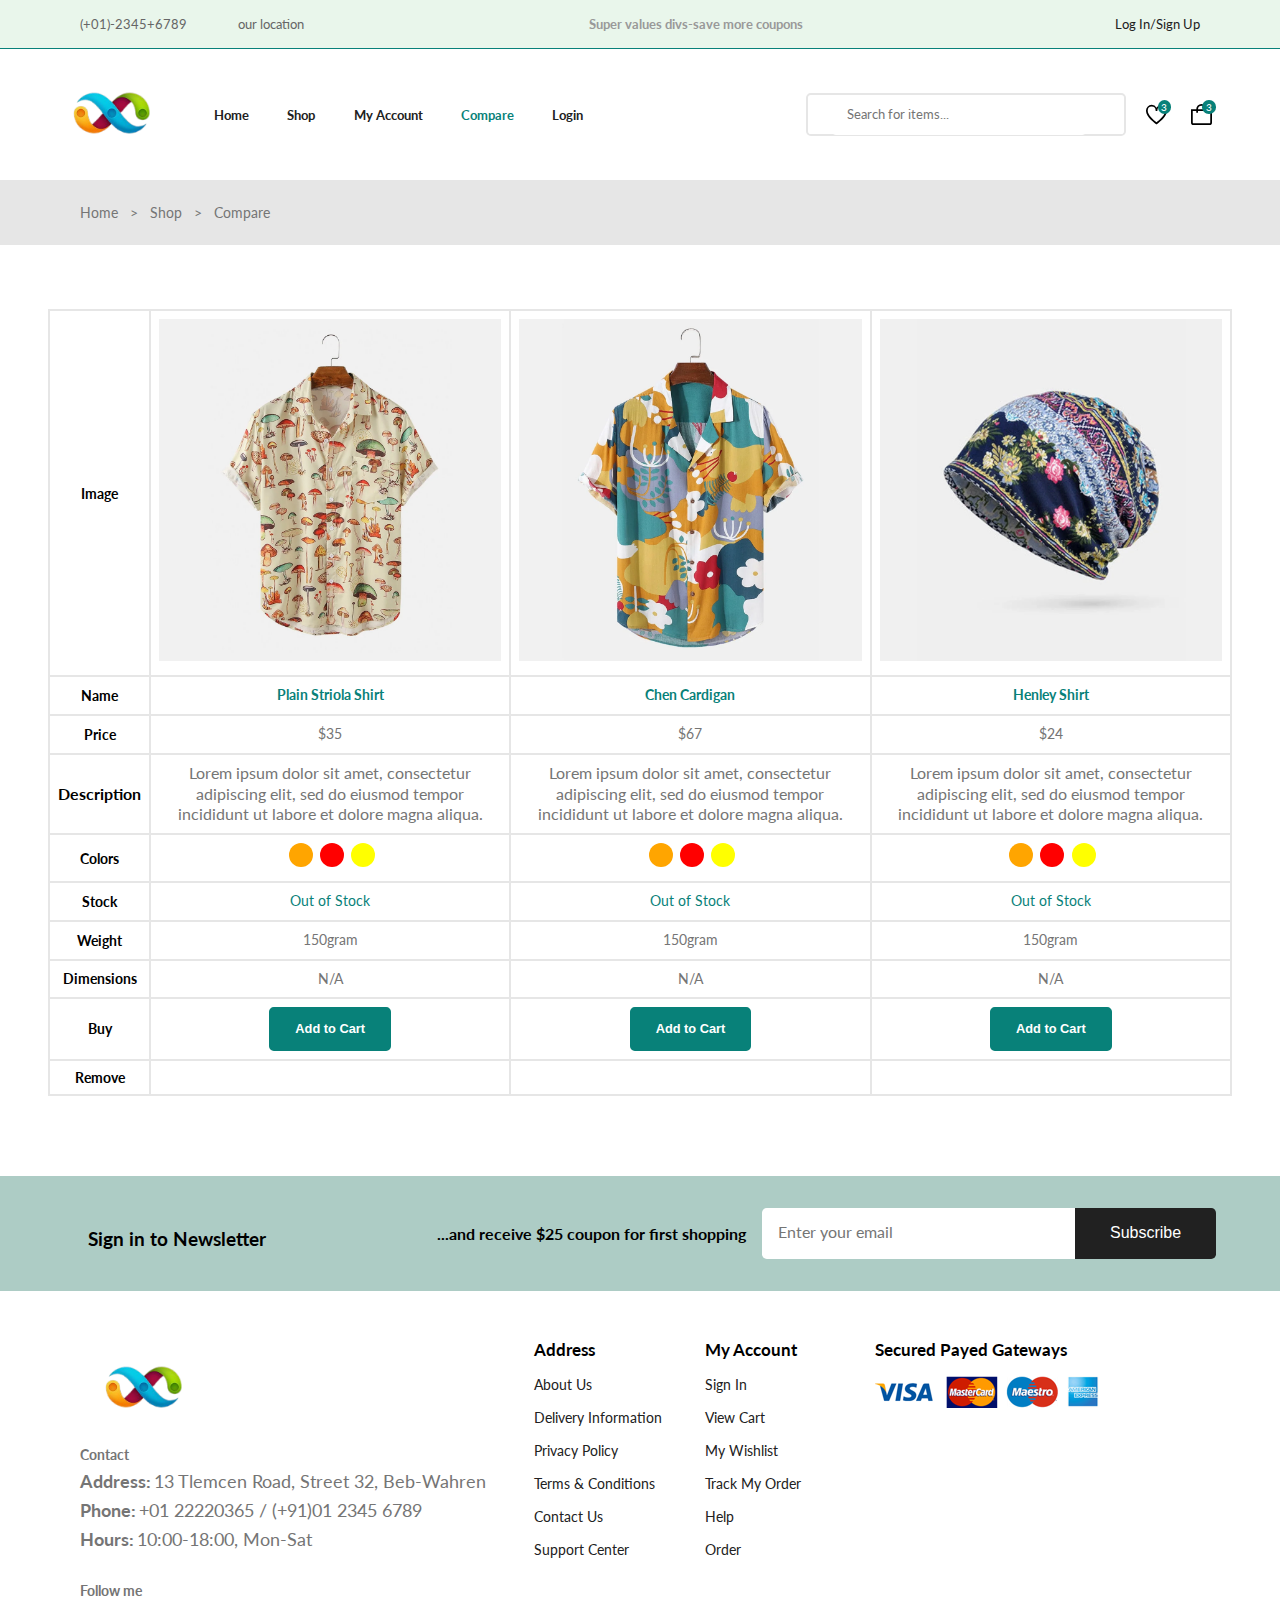
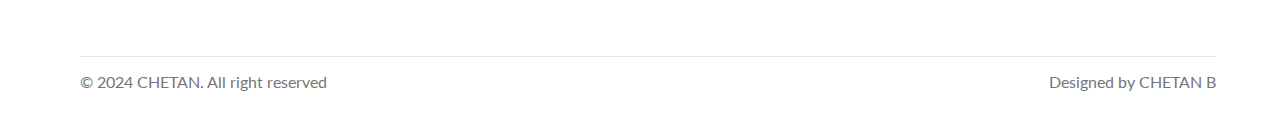
<file: compare.html>
<!DOCTYPE html>
<html lang="en">
  <head>
    <meta charset="UTF-8" />
    <meta name="viewport" content="width=device-width, initial-scale=1.0" />
    <title>Compare</title>
    <link
      rel="stylesheet"
      href="https://cdnjs.cloudflare.com/ajax/libs/font-awesome/6.5.1/css/all.min.css"
      integrity="sha512-DTOQO9RWCH3ppGqcWaEA1BIZOC6xxalwEsw9c2QQeAIftl+Vegovlnee1c9QX4TctnWMn13TZye+giMm8e2LwA=="
      crossorigin="anonymous"
      referrerpolicy="no-referrer"
    />
	<link href="https://fonts.googleapis.com/css2?family=Assistant&family=Comfortaa:wght@300&family=Hedvig+Letters+Sans&family=Jost&family=Lato&family=Montserrat&family=Noto+Sans&family=Open+Sans&display=swap" rel="stylesheet">
    <link rel="stylesheet" href="./css/global.css" />
    <link rel="stylesheet" href="./css/comparePageStyle.css" />
  </head>
  <body>
    <section class = "page-container">
	  <!-- header section  -->
	  <!-- header top part  -->
	  <header class = "header-section">
	    <div class = "top-part">
		  <div>
		    <p>(+01)-2345+6789</p>
			<p>our location</p>
		  </div>
		  <div>
		    <p>Super values divs-save more coupons</p>
		  </div>
		  <div> <a href="login.html">Log In/Sign Up</a> </div>
		</div>
		
		<!-- header bottom part  -->
		<div class = "bottom-part">
		  <div class = "logo-container">
		    <img src = "./Icons/logo.png" alt = "Logo" onclick = "location.href = 'index.html'"/>
		  </div>
		  
		  <nav>
		    <ul>
			   <li><a href = "index.html" class = "home">Home<a/></li>
			  <li><a href = "shop.html" class = "shop">Shop<a/></li>
			  <li><a href = "myAccount.html" class = "my-account">My Account<a/></li>
			  <li><a href = "compare.html" class = "compare">Compare<a/></li>
			  <li><a href = "login.html" class = "login">Login<a/></li>
			</ul>
		  </nav>
		  
		  <div class = "last-box">
		    <div class = "search-box">
		      <input type = "text" placeholder = "Search for items..." />
			  <i class="fa-solid fa-magnifying-glass"></i>
		    </div>
			
			<div class = "heart-icon" onclick = "location.href = 'wishlist.html'">
			  <img src = "./Icons/icon-heart.svg" alt = "Heart icon" />
			  <div><p>3</p></div>
			</div>
			
			<div class = "shoping-cart-icon" onclick = "location.href = 'cart.html'">
			  <img src = "./Icons/icon-cart.svg" alt = "Shoping Cart icon" />
			  <div><p>3</p></div>
			</div>
			
			<div class = "menu-bar">
				<i class="fa-solid fa-bars" onclick="getNavs()"></i>

				<div class="drop-down">
				  <nav>
					<ul>
						<li onclick="location.href = 'index.html'"><i class="fa-solid fa-house"></i>Home</li>
						<li onclick="location.href = 'shop.html'"><i class="fa-solid fa-shop"></i>Shop</li>
						<li onclick="location.href = 'myAccount.html'"><i class="fa-solid fa-user"></i>My Account</li>
						<li onclick="location.href = 'compare.html'"><i class="fa-solid fa-ranking-star"></i>Compare</li>
						<li onclick="location.href = 'login.html'"><i class="fa-solid fa-right-to-bracket"></i>Login/Register</li>
					    <li><hr></li>
						<li>
							<div class = "search-box">
								<input type = "text" placeholder = "Search for items..." />
								<i class="fa-solid fa-magnifying-glass"></i>
							  </div>
						</li>
					</ul>
				  </nav>
				</div>
			</div>
		  <div>
		</div>
	  </header>
	  <!-- header section end -->
	  
	  <!-- breadcrumbs  -->
	  <div class = "breadcrumbs">
		  <ul>
		    <li class = "main-crumb"><a href = "index.html">Home</a></li>
			<li><a href = "shop.html">Shop</a></li>
			<li><a href = "compare.html">Compare</a></li>
		  </ul>
	  </div>
	  <!-- breadcrumbs end  -->
	  
	  <!-- main section  -->
	  <main>
	    <section class = "compare-section">
		  <table class = "compare-table">
		    <tr class = "image">
			  <th>Image</th>
			  
			  <td><img src = "./Images/product-1-1.webp" alt = "product-image-1"/></td>
			  <td><img src = "./Images/product-2-1.webp" alt = "product-image-2"/></td>
			  <td><img src = "./Images/product-5-1.webp" alt = "product-image-3"/></td>
			</tr>
			
			<tr class = "name">
			  <th>Name</th>
			  
			  <td><p><span>Plain Striola Shirt</span></p></td>
			  <td><p><span>Chen Cardigan</span></p></td>
			  <td><p><span>Henley Shirt</span></p></td>
			</tr>
			
			<tr class = "price">
			  <th>Price</th>
			  
			  <td>$35</td>
			  <td>$67</td>
			  <td>$24</td>
			</tr>
			
			<tr class = "description">
			  <th>Description</th>
			  
			  <td>Lorem ipsum dolor sit amet, consectetur adipiscing elit, sed do eiusmod tempor incididunt ut labore et dolore magna aliqua.</td>
			  <td>Lorem ipsum dolor sit amet, consectetur adipiscing elit, sed do eiusmod tempor incididunt ut labore et dolore magna aliqua.</td>
			  <td>Lorem ipsum dolor sit amet, consectetur adipiscing elit, sed do eiusmod tempor incididunt ut labore et dolore magna aliqua.</td>
			</tr>
			
			<tr class = "colors">
			  <th>Colors</th>
			  
			  <td>
			    <div></div>
				<div></div>
				<div></div>
			  </td>
			  <td>
			    <div></div>
				<div></div>
				<div></div>
			  </td>
			  <td>
			    <div></div>
				<div></div>
				<div></div>
			  </td>
			</tr>
			
			<tr class = "stock">
			  <th>Stock</th>
			  
			  <td><p>Out of Stock</p></td>
			  <td><p>Out of Stock</p></td>
			  <td><p>Out of Stock</p></td>
			</tr>
			
			<tr class = "weight">
			  <th>Weight</th>
			  
			  <td>150gram</td>
			  <td>150gram</td>
			  <td>150gram</td>
			</tr>
			
			<tr class = "dimensions">
			  <th>Dimensions</th>
			  
			  <td>N/A</td>
			  <td>N/A</td>
			  <td>N/A</td>
			</tr>
			
			<tr class = "buy">
			  <th>Buy</th>
			  
			  <td><button class = "button">Add to Cart</button></td>
			  <td><button class = "button">Add to Cart</button></td>
			  <td><button class = "button">Add to Cart</button></td>
			</tr>
			
			<tr class = "remove">
			  <th>Remove</th>
			  
			  <td><i class="fa-regular fa-trash-can"></i></td>
			  <td><i class="fa-regular fa-trash-can"></i></td>
			  <td><i class="fa-regular fa-trash-can"></i></td>
			</tr>
		  </table>
		</section>
	  </main>
	  <!-- main section end  -->
	  
	  <!-- Footer section  -->
	  <footer class = "footer-section">
	    <!-- top-part  -->
	    <div class = "top-part">
		  <div>
		    <h3><i class="fa-solid fa-envelope-circle-check"></i> Sign in to Newsletter</h3>
		    <p>...and receive $25 coupon for first shopping</p>
		  </div>
		  
		  <div class = "subscriber">
		    <input type = "email" placeholder = "Enter your email" />
			<button>Subscribe</button>
		  </div>
		</div>
		
		<!-- middle-part -->
		<div class = "middle-part">
		  <div class = "first-block">
		    <img src = "./Icons/logo.png" alt = "Logo" />
			<p>Contact</p>
			<div class = "contact">
			  <p><span>Address:</span>13 Tlemcen Road, Street 32, Beb-Wahren</p>
			  <p><span>Phone:</span>+01 22220365 / (+91)01 2345 6789</p>
			  <p><span>Hours:</span>10:00-18:00, Mon-Sat</p>
			</div>
			
			
			<div class = "socail-media">
			  <p>Follow me</p>
			  <div>
			    <i class="fa-brands fa-facebook-f"></i>
				<i class="fa-brands fa-twitter"></i>
				<i class="fa-brands fa-instagram"></i>
				<i class="fa-brands fa-pinterest-p"></i>
				<i class="fa-brands fa-youtube"></i>
			  </div>
			</div>
		  </div>
		  
		  <div class = "second-block">
		    <h3>Address</h3>
			<ul>
			  <li><a href = "/">About Us</a></li>
			  <li><a href = "/">Delivery Information</a></li>
			  <li><a href = "/">Privacy Policy</a></li>
			  <li><a href = "/">Terms & Conditions</a></li>
			  <li><a href = "/">Contact Us</a></li>
			  <li><a href = "/">Support Center</a></li>
			<ul>
		  </div>
		  
		  <div class = "third-block">
		    <h3>My Account</h3>
			<ul>
			  <li><a href = "/">Sign In</a></li>
			  <li><a href = "/">View Cart</a></li>
			  <li><a href = "/">My Wishlist</a></li>
			  <li><a href = "/">Track My Order</a></li>
			  <li><a href = "/">Help</a></li>
			  <li><a href = "/">Order</a></li>
			<ul>
		  </div>
		  
		  <div class = "fourth-block">
		    <h3>Secured Payed Gateways</h3>
			<img src = "./Icons/payment-method.png" alt = "gateway images" />
		  </div>
		</div>
		
		<!-- bottom part  -->
		<div class = "bottom-part">
		  <div></div>
		  <div>
		    <p>© 2024 CHETAN. All right reserved</p>
			<p>Designed by CHETAN B</p>
		  </div>
		</div>
	  </footer>
	  <!-- Footer section end  -->
	</section>

	<script src="./js/app.js"></script>
  </body>
</html>
</file>
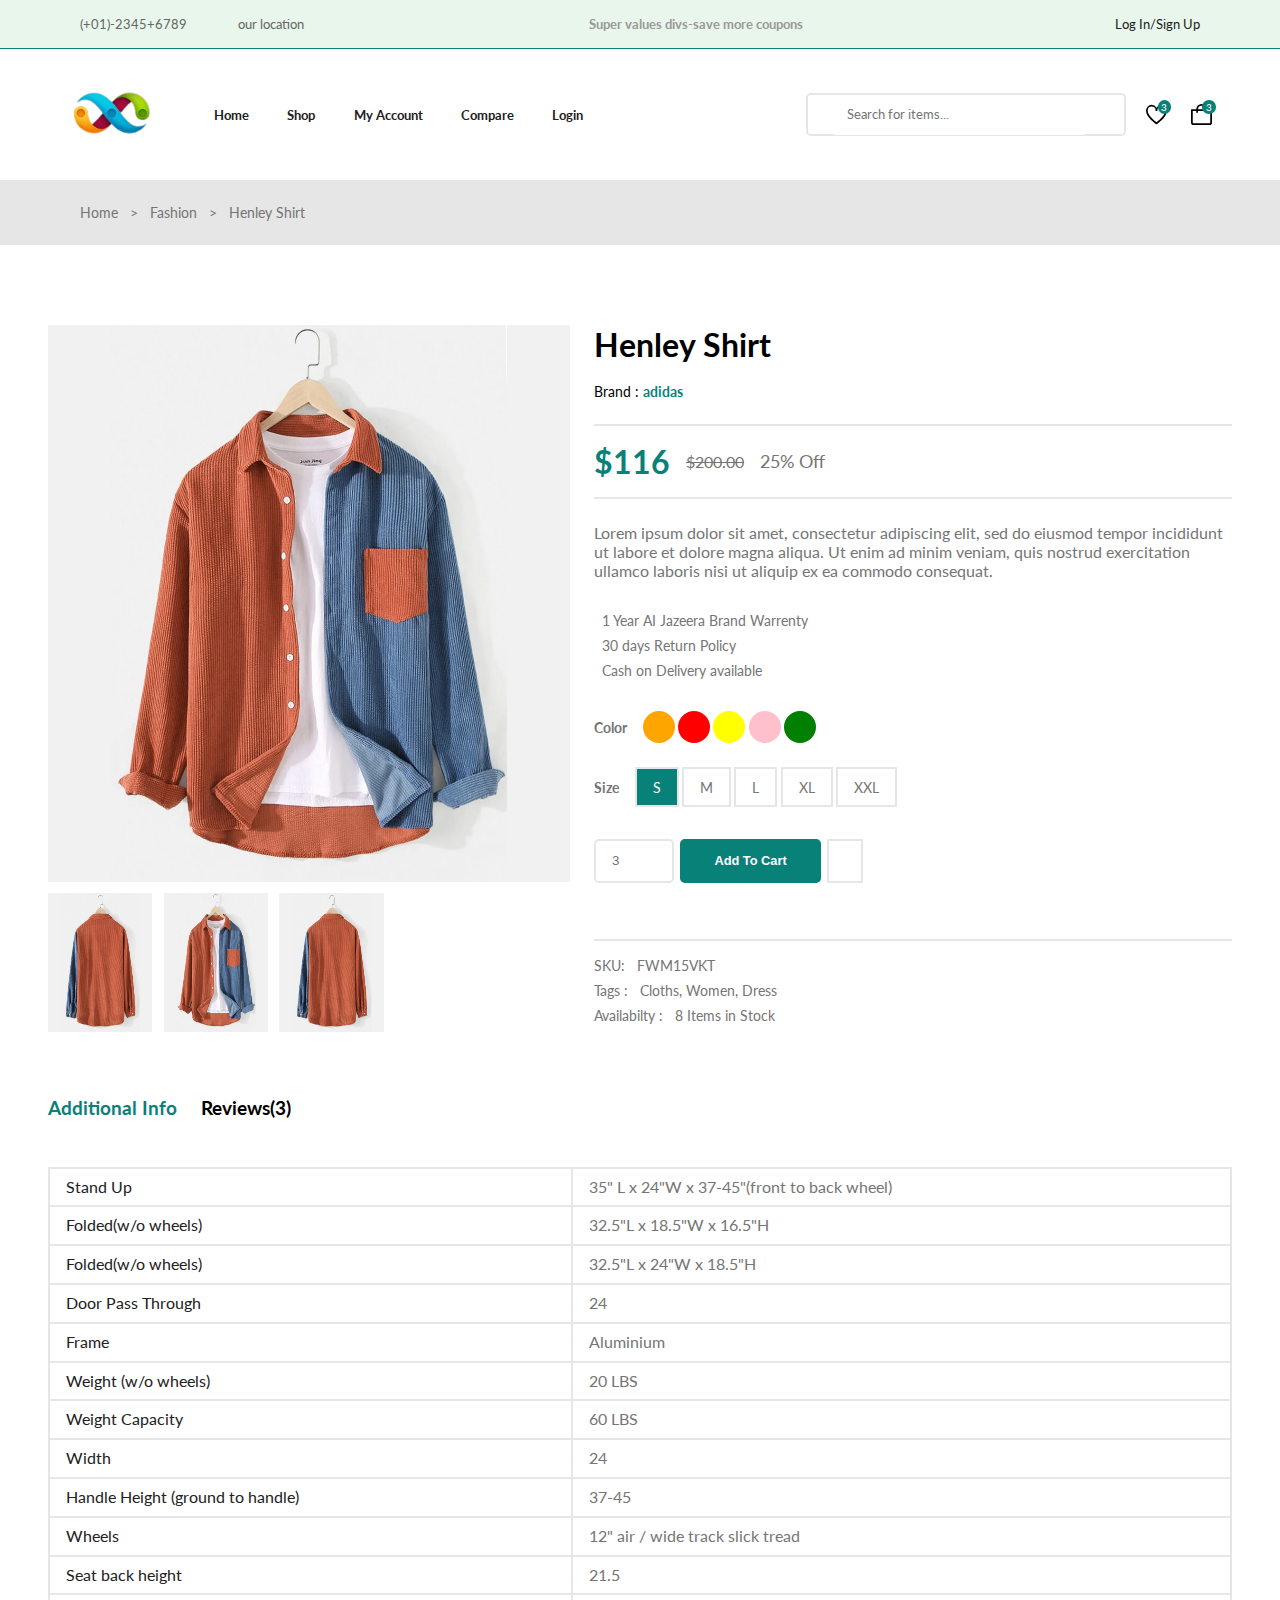
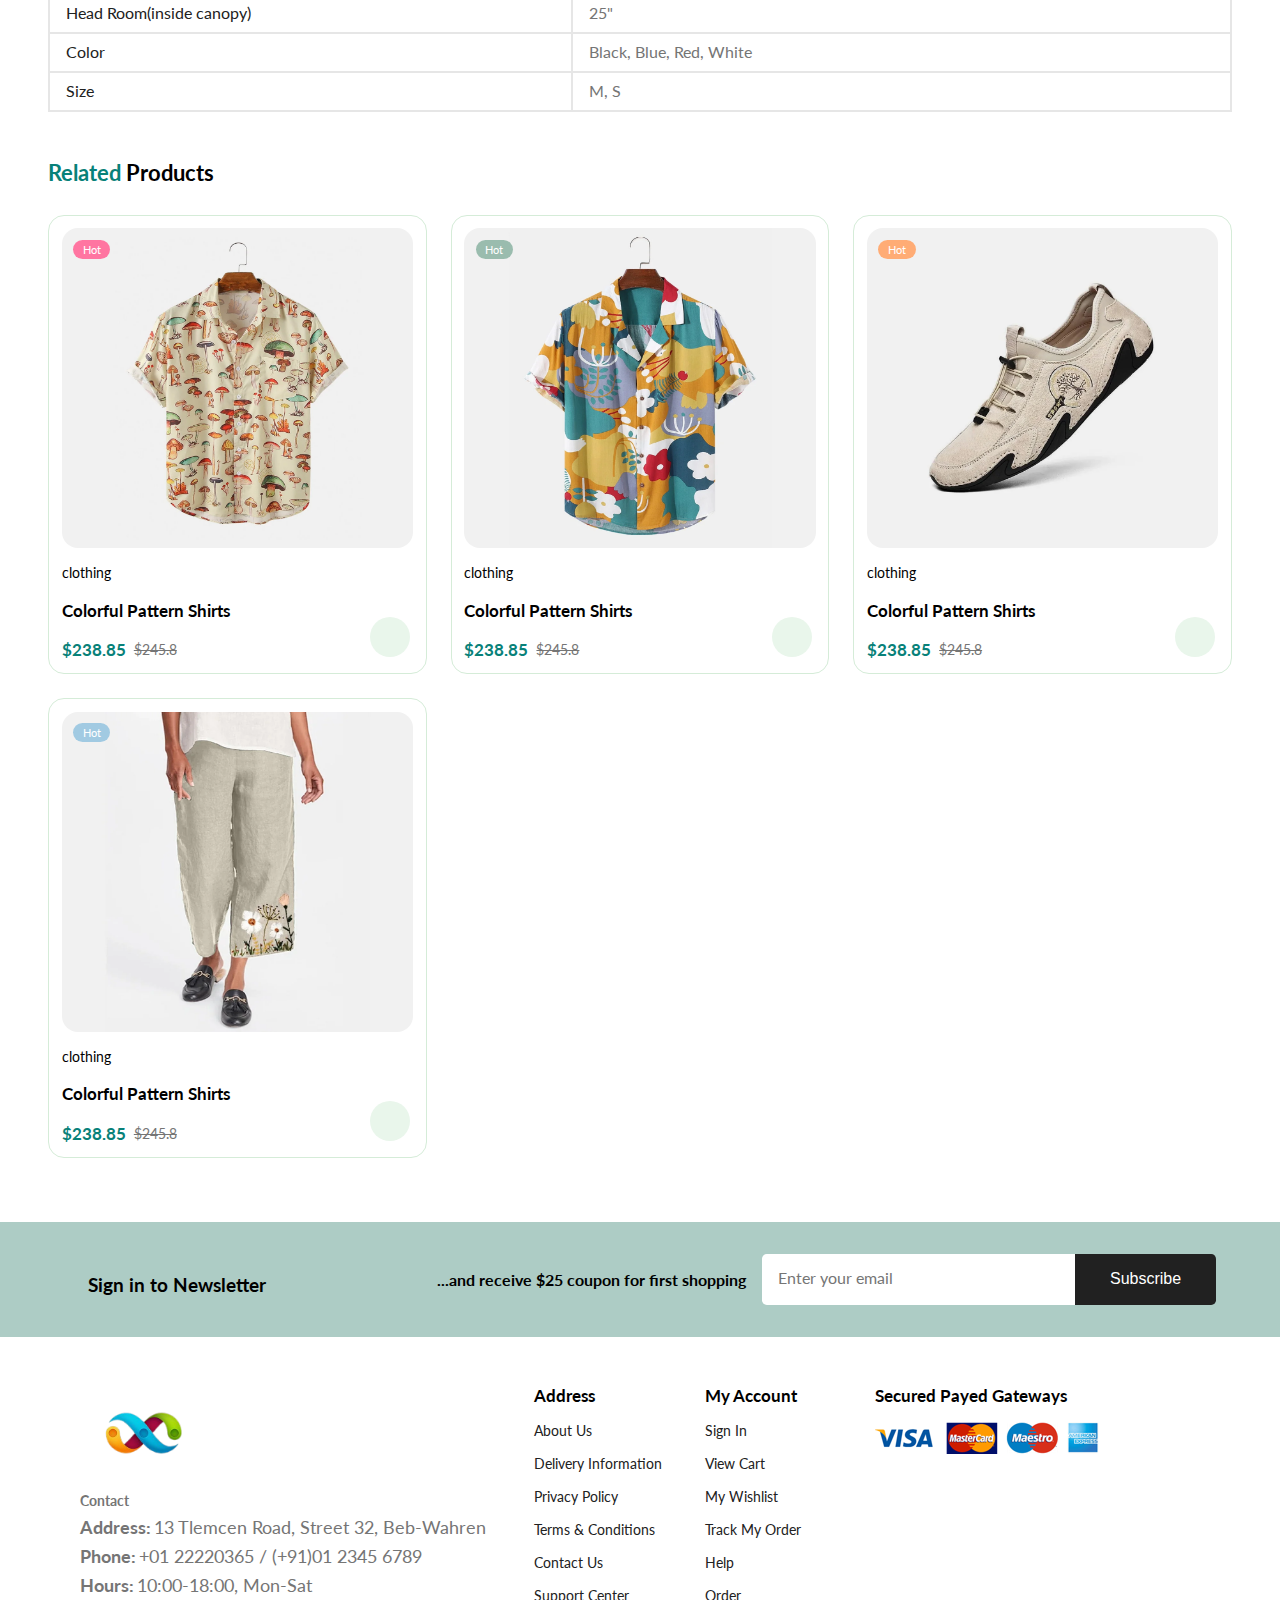
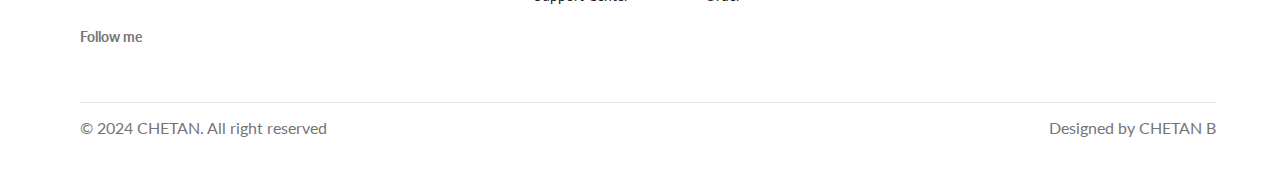
<file: fashion.html>
<!DOCTYPE html>
<html lang="en">
  <head>
    <meta charset="UTF-8" />
    <meta name="viewport" content="width=device-width, initial-scale=1.0" />
    <title>Fashion</title>
    <link rel="stylesheet" href="https://cdnjs.cloudflare.com/ajax/libs/font-awesome/6.5.1/css/all.min.css" integrity="sha512-DTOQO9RWCH3ppGqcWaEA1BIZOC6xxalwEsw9c2QQeAIftl+Vegovlnee1c9QX4TctnWMn13TZye+giMm8e2LwA==" crossorigin="anonymous" referrerpolicy="no-referrer" />
	
	<link href="https://fonts.googleapis.com/css2?family=Assistant&family=Comfortaa:wght@300&family=Hedvig+Letters+Sans&family=Jost&family=Lato&family=Montserrat&family=Noto+Sans&family=Open+Sans&display=swap" rel="stylesheet">
    <link rel="stylesheet" href="./css/global.css" />
    <link rel="stylesheet" href="./css/fashionPageStyle.css" />
  </head>
  <body>
    <section class = "page-container">
	  <!-- header section  -->
	  <!-- header top part  -->
	  <header class = "header-section">
	    <div class = "top-part">
		  <div>
		    <p>(+01)-2345+6789</p>
			<p>our location</p>
		  </div>
		  <div>
		    <p>Super values divs-save more coupons</p>
		  </div>
		  <div> <a href="login.html">Log In/Sign Up</a> </div>
		</div>
		
		<!-- header bottom part  -->
		<div class = "bottom-part">
		  <div class = "logo-container">
		    <img src = "./Icons/logo.png" alt = "Logo"  onclick = "location.href = 'index.html'"/>
		  </div>
		  
		  <nav>
		    <ul>
			   <li><a href = "index.html" class = "home">Home<a/></li>
			  <li><a href = "shop.html" class = "shop">Shop<a/></li>
			  <li><a href = "myAccount.html" class = "my-account">My Account<a/></li>
			  <li><a href = "compare.html" class = "compare">Compare<a/></li>
			  <li><a href = "login.html" class = "login">Login<a/></li>
			</ul>
		  </nav>
		  
		  <div class = "last-box">
		    <div class = "search-box">
		      <input type = "text" placeholder = "Search for items..." />
			  <i class="fa-solid fa-magnifying-glass"></i>
		    </div>
			
			<div class = "heart-icon" onclick = "location.href = 'wishlist.html'">
			  <img src = "./Icons/icon-heart.svg" alt = "Heart icon" />
			  <div><p>3</p></div>
			</div>
			
			<div class = "shoping-cart-icon" onclick = "location.href = 'cart.html'">
			  <img src = "./Icons/icon-cart.svg" alt = "Shoping Cart icon" />
			  <div><p>3</p></div>
			</div>
			
			<div class = "menu-bar">
				<i class="fa-solid fa-bars" onclick="getNavs()"></i>

				<div class="drop-down">
				  <nav>
					<ul>
						<li onclick="location.href = 'index.html'"><i class="fa-solid fa-house"></i>Home</li>
						<li onclick="location.href = 'shop.html'"><i class="fa-solid fa-shop"></i>Shop</li>
						<li onclick="location.href = 'myAccount.html'"><i class="fa-solid fa-user"></i>My Account</li>
						<li onclick="location.href = 'compare.html'"><i class="fa-solid fa-ranking-star"></i>Compare</li>
						<li onclick="location.href = 'login.html'"><i class="fa-solid fa-right-to-bracket"></i>Login/Register</li>
					    <li><hr></li>
						<li>
							<div class = "search-box">
								<input type = "text" placeholder = "Search for items..." />
								<i class="fa-solid fa-magnifying-glass"></i>
							  </div>
						</li>
					</ul>
				  </nav>
				</div>
			</div>
		  <div>
		</div>
	  </header>
	  <!-- header section end -->
	  
	  <!-- breadcrumbs  -->
	  <div class = "breadcrumbs">
		  <ul>
		    <li class = "main-crumb"><a href = "index.html">Home</a></li>
			<li><a href = "fashion.html">Fashion</a></li>
			<li><a>Henley Shirt</a></li>
		  </ul>
	  </div>
	  <!-- breadcrumbs end  -->
	  
	  <!-- main section  -->
	  <main>
	    <section class = "product-section">
		  <div class = "product-images">
		    <img src = "./Images/product-8-1.webp" alt = "main product image" />
			<img src = "./Images/product-8-2.webp" alt = "sub product image 1" />
			<img src = "./Images/product-8-1.webp" alt = "sub product image 2" />
			<img src = "./Images/product-8-2.webp" alt = "sub product image 3" />
		  </div>
		  
		  <div class = "product-info">
		    <h1>Henley Shirt</h1>
			<p>Brand : <span>adidas</span></p>
			
			<div class = "prices">
			  <h2><span>$116</span></h2>
			  <p><s>$200.00</s></p>
			  <p>25% Off</p>
			</div>
			
			<p>Lorem ipsum dolor sit amet, consectetur adipiscing elit, sed do eiusmod tempor incididunt ut labore et dolore magna aliqua. Ut enim ad minim veniam, quis nostrud exercitation ullamco laboris nisi ut aliquip ex ea commodo consequat. </p>
			
			<div class = "promises">
			  <p><i class="fa-solid fa-crown"></i>1 Year AI Jazeera Brand Warrenty</p>
			  <p><i class="fa-solid fa-repeat"></i>30 days Return Policy</p>
			  <p><i class="fa-solid fa-money-bill-1"></i>Cash on Delivery available</p>
			</div>
			
			<div class = "colors">
			  <p>Color</p>
			  <div>
			    <span></span>
				<span></span>
				<span></span>
				<span></span>
				<span></span>
			  </div>
			</div>
			
			<div class = "sizes">
			  <p>Size</p>
			  <div>
			    <span>S</span>
				<span>M</span>
				<span>L</span>
				<span>XL</span>
				<span>XXL</span>
			  </div>
			</div>
			
			<div class = "actions-box">
			  <input type = "text" value = "3" />
			  <button class = "button">Add To Cart</button>
			  <span><i class="fa-regular fa-heart"></i></span>
			</div>
			
			<div class = "extra-info">
			  <p>SKU: <span> FWM15VKT</span></p>
			  <p> Tags : <span> Cloths, Women, Dress</span></p>
			  <p>Availabilty : <span> 8 Items in Stock</span></p>
			</div>
			
		  </div>
		</section>
		<!-- product section end  -->
		
		<!-- additional info section  -->
		<section class = "additional-info-section">
		  <div>
		    <h3 id= "features" onclick = "showfeatures()">Additional Info</h3>
			 <h3 id= "reviews" onclick = "showReview()">Reviews(3)</h3>
		  </div>
		  
		  <div class = "information-section">
		   <table> 
		    <tbody>
			  <tr>
			    <td>Stand Up</td>
				<td>35" L x 24"W x 37-45"(front to back wheel)</td>
			  </tr>
			  
			  <tr>
			    <td>Folded(w/o wheels)</td>
				<td>32.5"L x 18.5"W x 16.5"H</td>
			  </tr>
			  
			  <tr>
			    <td>Folded(w/o wheels)</td>
				<td>32.5"L x 24"W x 18.5"H</td>
			  </tr>
			  
			  <tr>
			    <td>Door Pass Through</td>
				<td>24</td>
			  </tr>
			  
			  <tr>
			    <td>Frame</td>
				<td>Aluminium</td>
			  </tr>
			  
			  <tr>
			    <td>Weight (w/o wheels)</td>
				<td>20 LBS</td>
			  </tr>
			  
			  <tr>
			    <td>Weight Capacity</td>
				<td>60 LBS</td>
			  </tr>
			  
			  <tr>
			    <td>Width</td>
				<td>24</td>
			  </tr>
			  
			  <tr>
			    <td>Handle Height (ground to handle)</td>
				<td>37-45</td>
			  </tr>
			  
			  <tr>
			    <td>Wheels</td>
				<td>12" air / wide track slick tread</td>
			  </tr>
			  
			  <tr>
			    <td>Seat back height</td>
				<td>21.5</td>
			  </tr>
			  
			  <tr>
			    <td>Head Room(inside canopy)</td>
				<td>25"</td>
			  </tr>
			  
			  <tr>
			    <td>Color</td>
				<td>Black, Blue, Red, White</td>
			  </tr>
			  
			  <tr>
			    <td>Size</td>
				<td>M, S</td>
			  </tr>
			</tbody>
		  </table>
		  </div>
		  
		  <div class = "review-section">
		    <ul class = "reviews">
			  <li>
			    <div class = "profile">
				  <img src = "./Images/avatar-1.webp" alt = "reviewer-pic" />
				  <p>Jacky Chan</p>
				</div>
				
				<div class = "review">
				  <div>
                    <i class="fa-regular fa-star"></i>
					<i class="fa-regular fa-star"></i>
					<i class="fa-regular fa-star"></i>
					<i class="fa-regular fa-star"></i>
					<i class="fa-regular fa-star"></i>
                  </div>
                  <p>Thank You, Very fast shipping from Poland only 3 days</p>
                  <p class="date-time">December 4, 2022 at 3:12 pm</p>					  
				</div>
			  </li>
			  
			  <li>
			    <div class = "profile">
				  <img src = "./Images/avatar-2.webp" alt = "reviewer-pic" />
				  <p>Meriam Js</p>
				</div>
				
				<div class = "review">
				  <div>
                    <i class="fa-regular fa-star"></i>
					<i class="fa-regular fa-star"></i>
					<i class="fa-regular fa-star"></i>
					<i class="fa-regular fa-star"></i>
					<i class="fa-regular fa-star"></i>
                  </div>
                  <p>Great low price and works well</p>
                  <p class="date-time">August 23, 2022 at 19:45 pm</p>					  
				</div>
			  </li>
			  
			  <li>
			    <div class = "profile">
				  <img src = "./Images/avatar-3.webp" alt = "reviewer-pic" />
				  <p>Moh Benz</p>
				</div>
				
				<div class = "review">
				  <div>
                    <i class="fa-regular fa-star"></i>
					<i class="fa-regular fa-star"></i>
					<i class="fa-regular fa-star"></i>
					<i class="fa-regular fa-star"></i>
					<i class="fa-regular fa-star"></i>
                  </div>
                  <p>Authentic and beautiful, Love these ways more than ever expected, They are geat earphones</p>
                  <p class="date-time">March 2, 2021 at 10:03 am</p>					  
				</div>
			  </li>
			</ul>
			
			<div class = "add-review">
			  <h4>Add Review</h4>
			  <div>
			    <i class="fa-regular fa-star"></i>
				<i class="fa-regular fa-star"></i>
				<i class="fa-regular fa-star"></i>
				<i class="fa-regular fa-star"></i>
				<i class="fa-regular fa-star"></i>
			  </div>
			  <form>
			    <Textarea placeholder ="Write comment"></Textarea>
				<div>
				  <input type = "type" placeholder="Name" />
				  <input type = "email" placeholder="Email" />
				</div>
				<button class = "button">Submit Review</button>
			  </form>
			</div>
		  </div>
		</section>
		<!-- additional info section end  -->
		
		<!-- related product section -->
		<section class = "related-product-section">
		  <div class = "heading-container">
		    <h2><span>Related</span> Products</h2>
		  </div>
		  <div class = "cards-container">
		    <div class = "card" id = "show-card">
			  <div class = "image-container">
			    <img src = "./Images/product-1-1.webp" alt = "image of T-shirt" class = "front-img-part"/>
				<img src = "./Images/product-1-2.webp" alt = "back image of T-shirt" />
				<div class = "pink-box">
				  <p>Hot</p>
				</div>
				<div class = "card-options">
				   <button>
				     <i class="fa-regular fa-eye"></i>
					 <div>
					   <p>Quick View</p>
					   <div></div>  
					 </div>					 
					</button>
				   <button>
				     <i class="fa-regular fa-heart"></i>
					 <div>
					   <p>Add to wishlist</p>
					   <div></div>  
					 </div>	 
				   </button>
				   <button>
				     <i class="fa-solid fa-shuffle"></i>
					 <div>
					   <p>Compare</p>
					   <div></div>  
					 </div>
				   </button>
				</div>
			  </div>
			  <div class = "card-content">
			    <p>clothing</p>
				<div>
				  <h3>Colorful Pattern Shirts</h3>
				  <div class = "stars-container">
				    <i class="fa-regular fa-star"></i>
				    <i class="fa-regular fa-star"></i>
				    <i class="fa-regular fa-star"></i>
				    <i class="fa-regular fa-star"></i>
				    <i class="fa-regular fa-star"></i>
				   </div>
				</div>
				
				
				<div class = "rate-box">
				  <h3>$238.85</h3>
				  <p><s>$245.8</s></p>
				</div>
				  
				<button>
				  <i class="fa-solid fa-cart-plus"></i>
				   <div>
					   <p>Add To Cart</p>
					   <div></div>  
				   </div>
				</button>
			  </div>
			</div>
			
			<div class = "card">
			  <div class = "image-container">
			    <img src = "./Images/product-2-1.webp" alt = "image of T-shirt" class = "front-img-part"/>
				<img src = "./Images/product-2-2.webp" alt = "back image of T-shirt" />
				<div class = "green-box">
				  <p>Hot</p>
				</div>
				<div class = "card-options">
				   <button>
				     <i class="fa-regular fa-eye"></i>
					 <div>
					   <p>Quick View</p>
					   <div></div>  
					 </div>					 
					</button>
				   <button>
				     <i class="fa-regular fa-heart"></i>
					 <div>
					   <p>Add to wishlist</p>
					   <div></div>  
					 </div>	 
				   </button>
				   <button>
				     <i class="fa-solid fa-shuffle"></i>
					 <div>
					   <p>Compare</p>
					   <div></div>  
					 </div>
				   </button>
				</div>
			  </div>
			   <div class = "card-content">
			    <p>clothing</p>
				<div>
				  <h3>Colorful Pattern Shirts</h3>
				  <div class = "stars-container">
				    <i class="fa-regular fa-star"></i>
				    <i class="fa-regular fa-star"></i>
				    <i class="fa-regular fa-star"></i>
				    <i class="fa-regular fa-star"></i>
				    <i class="fa-regular fa-star"></i>
				   </div>
				</div>
				
				
				<div class = "rate-box">
				  <h3>$238.85</h3>
				  <p><s>$245.8</s></p>
				</div>
				  
				<button>
				  <i class="fa-solid fa-cart-plus"></i>
				   <div>
					   <p>Add To Cart</p>
					   <div></div>  
				   </div>
				</button>
			  </div>
			</div>
			
			<div class = "card">
			  <div class = "image-container">
			    <img src = "./Images/product-3-1.webp" alt = "image of T-shirt" class = "front-img-part"/>
				<img src = "./Images/product-3-2.webp" alt = "back image of T-shirt" />
				<div class = "orange-box">
				  <p>Hot</p>
				</div>
				<div class = "card-options">
				   <button>
				     <i class="fa-regular fa-eye"></i>
					 <div>
					   <p>Quick View</p>
					   <div></div>  
					 </div>					 
					</button>
				   <button>
				     <i class="fa-regular fa-heart"></i>
					 <div>
					   <p>Add to wishlist</p>
					   <div></div>  
					 </div>	 
				   </button>
				   <button>
				     <i class="fa-solid fa-shuffle"></i>
					 <div>
					   <p>Compare</p>
					   <div></div>  
					 </div>
				   </button>
				</div>
			  </div>
			   <div class = "card-content">
			    <p>clothing</p>
				<div>
				  <h3>Colorful Pattern Shirts</h3>
				  <div class = "stars-container">
				    <i class="fa-regular fa-star"></i>
				    <i class="fa-regular fa-star"></i>
				    <i class="fa-regular fa-star"></i>
				    <i class="fa-regular fa-star"></i>
				    <i class="fa-regular fa-star"></i>
				   </div>
				</div>
				
				
				<div class = "rate-box">
				  <h3>$238.85</h3>
				  <p><s>$245.8</s></p>
				</div>
				  
				<button>
				  <i class="fa-solid fa-cart-plus"></i>
				   <div>
					   <p>Add To Cart</p>
					   <div></div>  
				   </div>
				</button>
			  </div>
			</div>
			
			<div class = "card">
			  <div class = "image-container">
			    <img src = "./Images/product-4-1.webp" alt = "image of T-shirt" class = "front-img-part"/>
				<img src = "./Images/product-4-2.webp" alt = "back image of T-shirt" />
				<div class = "sky-box">
				  <p>Hot</p>
				</div>
				<div class = "card-options">
				   <button>
				     <i class="fa-regular fa-eye"></i>
					 <div>
					   <p>Quick View</p>
					   <div></div>  
					 </div>					 
					</button>
				   <button>
				     <i class="fa-regular fa-heart"></i>
					 <div>
					   <p>Add to wishlist</p>
					   <div></div>  
					 </div>	 
				   </button>
				   <button>
				     <i class="fa-solid fa-shuffle"></i>
					 <div>
					   <p>Compare</p>
					   <div></div>  
					 </div>
				   </button>
				</div>
			  </div>
			   <div class = "card-content">
			    <p>clothing</p>
				<div>
				  <h3>Colorful Pattern Shirts</h3>
				  <div class = "stars-container">
				    <i class="fa-regular fa-star"></i>
				    <i class="fa-regular fa-star"></i>
				    <i class="fa-regular fa-star"></i>
				    <i class="fa-regular fa-star"></i>
				    <i class="fa-regular fa-star"></i>
				   </div>
				</div>
				
				
				<div class = "rate-box">
				  <h3>$238.85</h3>
				  <p><s>$245.8</s></p>
				</div>
				  
				<button>
				  <i class="fa-solid fa-cart-plus"></i>
				   <div>
					   <p>Add To Cart</p>
					   <div></div>  
				   </div>
				</button>
			  </div>
			</div>
		  </div>
		</section>
		<!-- related product Section end -->
	  </main>
	  <!-- main section end  -->
	  
	  <!-- Footer section  -->
	  <footer class = "footer-section">
	    <!-- top-part  -->
	    <div class = "top-part">
		  <div>
		    <h3><i class="fa-solid fa-envelope-circle-check"></i> Sign in to Newsletter</h3>
		    <p>...and receive $25 coupon for first shopping</p>
		  </div>
		  
		  <div class = "subscriber">
		    <input type = "email" placeholder = "Enter your email" />
			<button>Subscribe</button>
		  </div>
		</div>
		
		<!-- middle-part -->
		<div class = "middle-part">
		  <div class = "first-block">
		    <img src = "./Icons/logo.png" alt = "Logo" />
			<p>Contact</p>
			<div class = "contact">
			  <p><span>Address:</span>13 Tlemcen Road, Street 32, Beb-Wahren</p>
			  <p><span>Phone:</span>+01 22220365 / (+91)01 2345 6789</p>
			  <p><span>Hours:</span>10:00-18:00, Mon-Sat</p>
			</div>
			
			
			<div class = "socail-media">
			  <p>Follow me</p>
			  <div>
			    <i class="fa-brands fa-facebook-f"></i>
				<i class="fa-brands fa-twitter"></i>
				<i class="fa-brands fa-instagram"></i>
				<i class="fa-brands fa-pinterest-p"></i>
				<i class="fa-brands fa-youtube"></i>
			  </div>
			</div>
		  </div>
		  
		  <div class = "second-block">
		    <h3>Address</h3>
			<ul>
			  <li><a href = "/">About Us</a></li>
			  <li><a href = "/">Delivery Information</a></li>
			  <li><a href = "/">Privacy Policy</a></li>
			  <li><a href = "/">Terms & Conditions</a></li>
			  <li><a href = "/">Contact Us</a></li>
			  <li><a href = "/">Support Center</a></li>
			<ul>
		  </div>
		  
		  <div class = "third-block">
		    <h3>My Account</h3>
			<ul>
			  <li><a href = "/">Sign In</a></li>
			  <li><a href = "/">View Cart</a></li>
			  <li><a href = "/">My Wishlist</a></li>
			  <li><a href = "/">Track My Order</a></li>
			  <li><a href = "/">Help</a></li>
			  <li><a href = "/">Order</a></li>
			<ul>
		  </div>
		  
		  <div class = "fourth-block">
		    <h3>Secured Payed Gateways</h3>
			<img src = "./Icons/payment-method.png" alt = "gateway images" />
		  </div>
		</div>
		
		<!-- bottom part  -->
		<div class = "bottom-part">
		  <div></div>
		  <div>
		    <p>© 2024 CHETAN. All right reserved</p>
			<p>Designed by CHETAN B</p>
		  </div>
		</div>
	  </footer>
	  <!-- Footer section end  -->
	</section>
	
	<!-- script  -->
	<script src="./js/app.js"></script>
	<script>
	  const featuersSection = document.querySelector(".information-section");
	  const reviewSection = document.querySelector(".review-section");
	  const infoHeading = document.getElementById('features');
	  const reviewHeading = document.getElementById('reviews');
	
	  const showReview = () => {
	    featuersSection.style.display = "none";
	    reviewSection.style.display = "flex";
		
		reviewHeading.style.color = "#088179";
		infoHeading.style.color = "#212121";
	  }
	  
	   const showfeatures = () => {
	    featuersSection.style.display = "inline-block";
		featuersSection.style.width = "100%";
	    reviewSection.style.display = "none";
		
		reviewHeading.style.color = "#212121";
		infoHeading.style.color = "#088179";
	  }
	
	</script>
	
  </body>
</html>
</file>
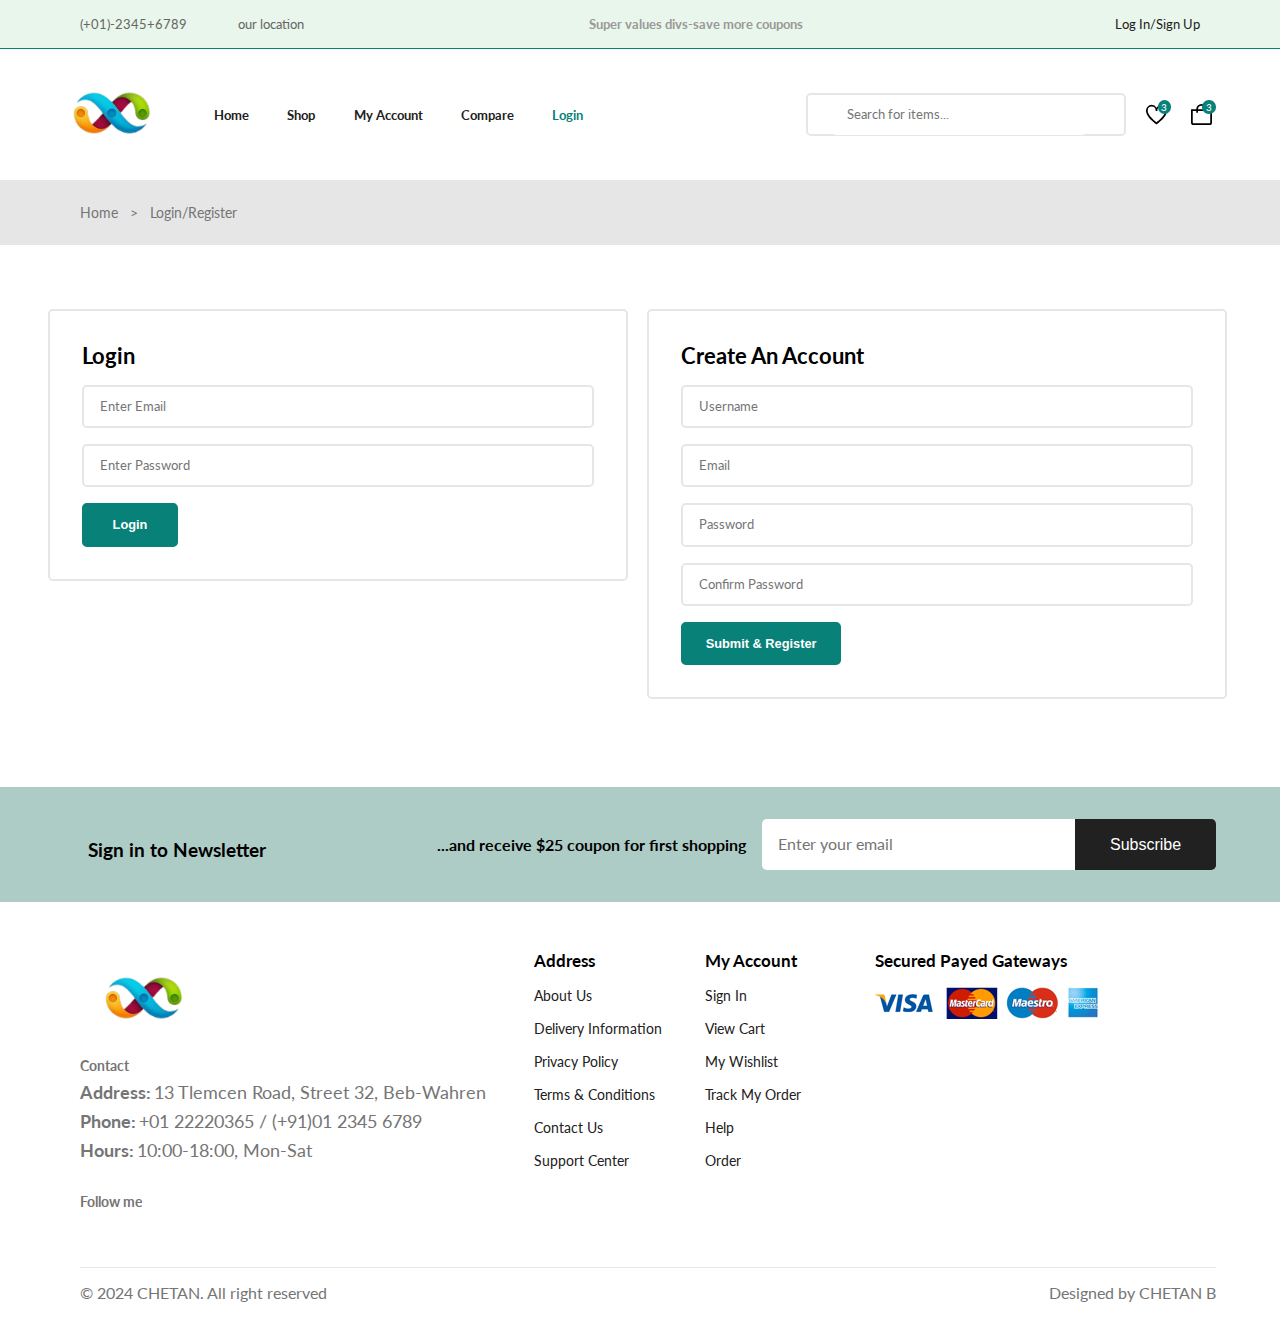
<file: login.html>
<!DOCTYPE html>
<html lang="en">
  <head>
    <meta charset="UTF-8" />
    <meta name="viewport" content="width=device-width, initial-scale=1.0" />
    <title>Login/Register</title>
    <link
      rel="stylesheet"
      href="https://cdnjs.cloudflare.com/ajax/libs/font-awesome/6.5.1/css/all.min.css"
      integrity="sha512-DTOQO9RWCH3ppGqcWaEA1BIZOC6xxalwEsw9c2QQeAIftl+Vegovlnee1c9QX4TctnWMn13TZye+giMm8e2LwA=="
      crossorigin="anonymous"
      referrerpolicy="no-referrer"
    />
	<link href="https://fonts.googleapis.com/css2?family=Assistant&family=Comfortaa:wght@300&family=Hedvig+Letters+Sans&family=Jost&family=Lato&family=Montserrat&family=Noto+Sans&family=Open+Sans&display=swap" rel="stylesheet">
    <link rel="stylesheet" href="./css/global.css" />
    <link rel="stylesheet" href="./css/loginPageStyle.css" />
  </head>
  <body>
    <section class = "page-container">
	  <!-- header section  -->
	  <!-- header top part  -->
	  <header class = "header-section">
	    <div class = "top-part">
		  <div>
		    <p>(+01)-2345+6789</p>
			<p>our location</p>
		  </div>
		  <div>
		    <p>Super values divs-save more coupons</p>
		  </div>
		  <div> <a href="login.html">Log In/Sign Up</a> </div>
		</div>
		
		<!-- header bottom part  -->
		<div class = "bottom-part">
		  <div class = "logo-container">
		    <img src = "./Icons/logo.png" alt = "Logo" onclick = "location.href = 'index.html'"/>
		  </div>
		  
		  <nav>
		    <ul>
			   <li><a href = "index.html" class = "home">Home<a/></li>
			  <li><a href = "shop.html" class = "shop">Shop<a/></li>
			  <li><a href = "myAccount.html" class = "my-account">My Account<a/></li>
			  <li><a href = "compare.html" class = "compare">Compare<a/></li>
			  <li><a href = "login.html" class = "login">Login<a/></li>
			</ul>
		  </nav>
		  
		  <div class = "last-box">
		    <div class = "search-box">
		      <input type = "text" placeholder = "Search for items..." />
			  <i class="fa-solid fa-magnifying-glass"></i>
		    </div>
			
			<div class = "heart-icon" onclick = "location.href = 'wishlist.html'">
			  <img src = "./Icons/icon-heart.svg" alt = "Heart icon" />
			  <div><p>3</p></div>
			</div>
			
			<div class = "shoping-cart-icon" onclick = "location.href = 'cart.html'">
			  <img src = "./Icons/icon-cart.svg" alt = "Shoping Cart icon" />
			  <div><p>3</p></div>
			</div>
			
			<div class = "menu-bar">
				<i class="fa-solid fa-bars" onclick="getNavs()"></i>

				<div class="drop-down">
				  <nav>
					<ul>
						<li onclick="location.href = 'index.html'"><i class="fa-solid fa-house"></i>Home</li>
						<li onclick="location.href = 'shop.html'"><i class="fa-solid fa-shop"></i>Shop</li>
						<li onclick="location.href = 'myAccount.html'"><i class="fa-solid fa-user"></i>My Account</li>
						<li onclick="location.href = 'compare.html'"><i class="fa-solid fa-ranking-star"></i>Compare</li>
						<li onclick="location.href = 'login.html'"><i class="fa-solid fa-right-to-bracket"></i>Login/Register</li>
					    <li><hr></li>
						<li>
							<div class = "search-box">
								<input type = "text" placeholder = "Search for items..." />
								<i class="fa-solid fa-magnifying-glass"></i>
							  </div>
						</li>
					</ul>
				  </nav>
				</div>
			</div>
		  <div>
		</div>
	  </header>
	  <!-- header section end -->
	  
	  <!-- breadcrumbs  -->
	  <div class = "breadcrumbs">
		  <ul>
		    <li class = "main-crumb"><a href = "index.html">Home</a></li>
			<li><a href = "shop.html">Login/Register</a></li>
		  </ul>
	  </div>
	  <!-- breadcrumbs end  -->
	  
	  <!-- main section  -->
	  <main>
	    <section class = "auth-section">
		  <div class = "login-block">
		    <h2>Login</h2>
			<input type = "email" placeholder = "Enter Email"/>
			<input type = "password" placeholder = "Enter Password" />
			<button class = "button" type = "submit">Login</button>
		  </div>
		  
		  <div class = "register-block">
		    <h2>Create An Account</h2>
			<input type = "text" placeholder = "Username"/>
			<input type = "email" placeholder = "Email"/>
			<input type = "password" placeholder = "Password" />
			<input type = "password" placeholder = "Confirm Password" />
			<button class = "button" type = "submit">Submit & Register</button>
		  </div>
		</section>
	  </main>
	  <!-- main section end  -->
	  
	  <!-- Footer section  -->
	  <footer class = "footer-section">
	    <!-- top-part  -->
	    <div class = "top-part">
		  <div>
		    <h3><i class="fa-solid fa-envelope-circle-check"></i> Sign in to Newsletter</h3>
		    <p>...and receive $25 coupon for first shopping</p>
		  </div>
		  
		  <div class = "subscriber">
		    <input type = "email" placeholder = "Enter your email" />
			<button>Subscribe</button>
		  </div>
		</div>
		
		<!-- middle-part -->
		<div class = "middle-part">
		  <div class = "first-block">
		    <img src = "./Icons/logo.png" alt = "Logo" />
			<p>Contact</p>
			<div class = "contact">
			  <p><span>Address:</span>13 Tlemcen Road, Street 32, Beb-Wahren</p>
			  <p><span>Phone:</span>+01 22220365 / (+91)01 2345 6789</p>
			  <p><span>Hours:</span>10:00-18:00, Mon-Sat</p>
			</div>
			
			
			<div class = "socail-media">
			  <p>Follow me</p>
			  <div>
			    <i class="fa-brands fa-facebook-f"></i>
				<i class="fa-brands fa-twitter"></i>
				<i class="fa-brands fa-instagram"></i>
				<i class="fa-brands fa-pinterest-p"></i>
				<i class="fa-brands fa-youtube"></i>
			  </div>
			</div>
		  </div>
		  
		  <div class = "second-block">
		    <h3>Address</h3>
			<ul>
			  <li><a href = "/">About Us</a></li>
			  <li><a href = "/">Delivery Information</a></li>
			  <li><a href = "/">Privacy Policy</a></li>
			  <li><a href = "/">Terms & Conditions</a></li>
			  <li><a href = "/">Contact Us</a></li>
			  <li><a href = "/">Support Center</a></li>
			<ul>
		  </div>
		  
		  <div class = "third-block">
		    <h3>My Account</h3>
			<ul>
			  <li><a href = "/">Sign In</a></li>
			  <li><a href = "/">View Cart</a></li>
			  <li><a href = "/">My Wishlist</a></li>
			  <li><a href = "/">Track My Order</a></li>
			  <li><a href = "/">Help</a></li>
			  <li><a href = "/">Order</a></li>
			<ul>
		  </div>
		  
		  <div class = "fourth-block">
		    <h3>Secured Payed Gateways</h3>
			<img src = "./Icons/payment-method.png" alt = "gateway images" />
		  </div>
		</div>
		
		<!-- bottom part  -->
		<div class = "bottom-part">
		  <div></div>
		  <div>
		    <p>© 2024 CHETAN. All right reserved</p>
			<p>Designed by CHETAN B</p>
		  </div>
		</div>
	  </footer>
	  <!-- Footer section end  -->
	</section>

	<script src="./js/app.js"></script>
  </body>
</html>
</file>
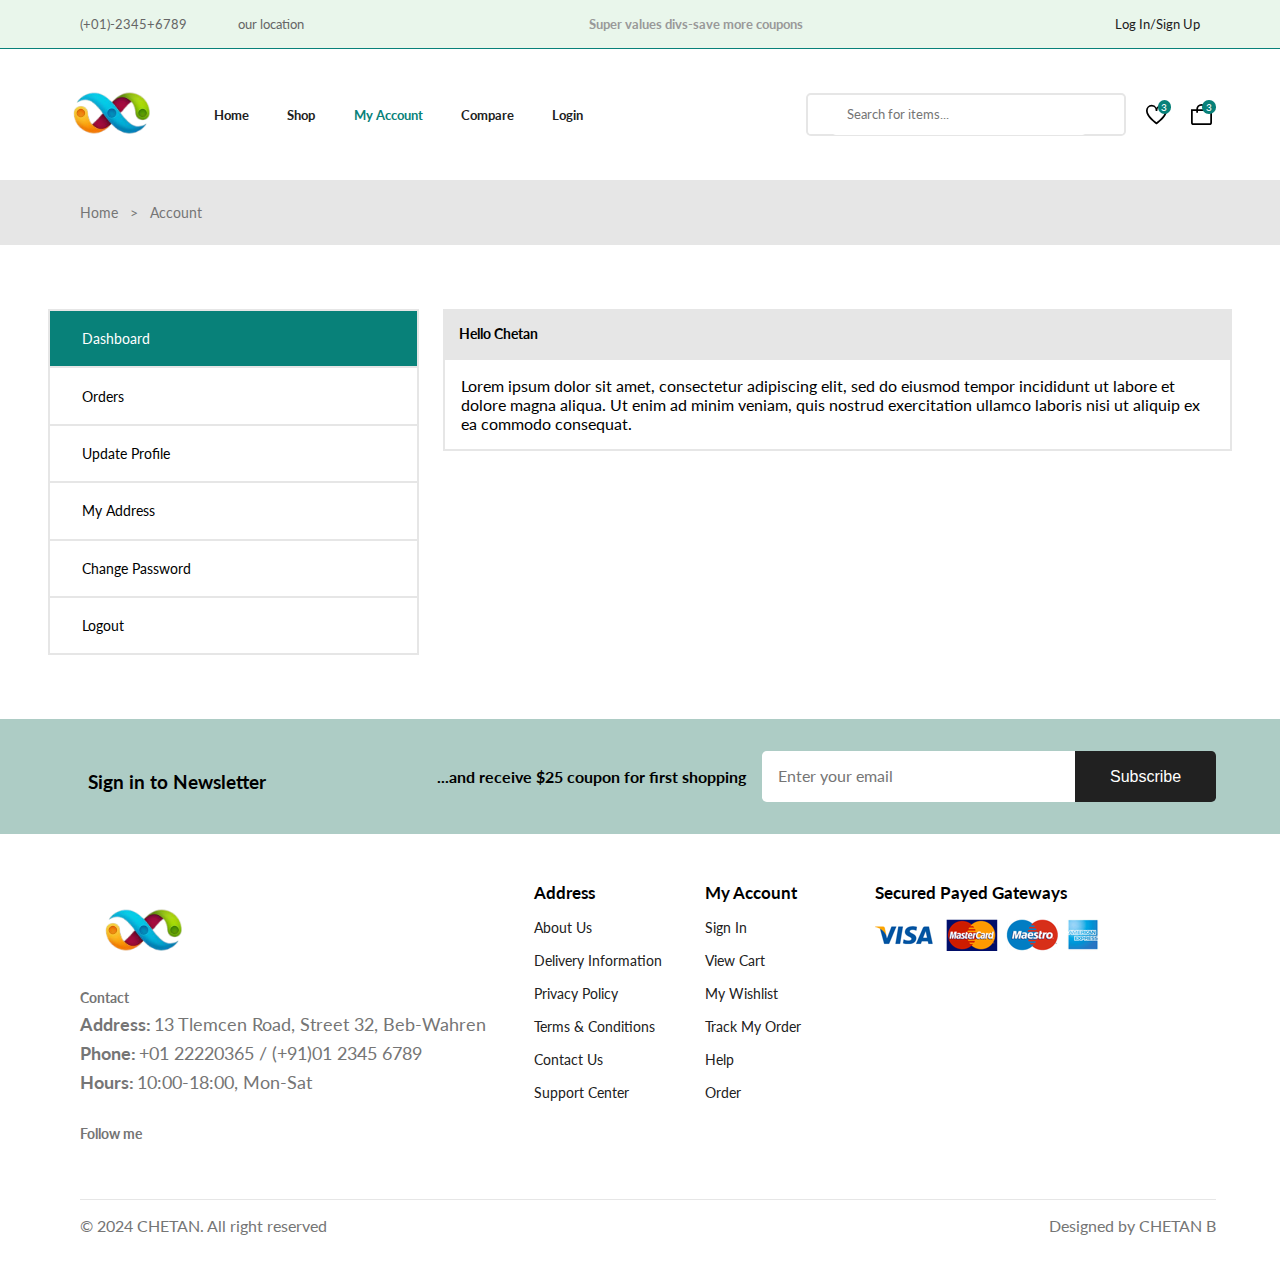
<file: myAccount.html>
<!DOCTYPE html>
<html lang="en">
  <head>
    <meta charset="UTF-8" />
    <meta name="viewport" content="width=device-width, initial-scale=1.0" />
    <title>My Account</title>
    <link rel="stylesheet" href="https://cdnjs.cloudflare.com/ajax/libs/font-awesome/6.5.1/css/all.min.css" integrity="sha512-DTOQO9RWCH3ppGqcWaEA1BIZOC6xxalwEsw9c2QQeAIftl+Vegovlnee1c9QX4TctnWMn13TZye+giMm8e2LwA==" crossorigin="anonymous" referrerpolicy="no-referrer" />
	
	<link href="https://fonts.googleapis.com/css2?family=Assistant&family=Comfortaa:wght@300&family=Hedvig+Letters+Sans&family=Jost&family=Lato&family=Montserrat&family=Noto+Sans&family=Open+Sans&display=swap" rel="stylesheet">
    <link rel="stylesheet" href="./css/global.css" />
    <link rel="stylesheet" href="./css/myAccountPageStyle.css" />
  </head>
  <body>
    <section class = "page-container">
	  <!-- header section  -->
	  <!-- header top part  -->
	  <header class = "header-section">
	    <div class = "top-part">
		  <div>
		    <p>(+01)-2345+6789</p>
			<p>our location</p>
		  </div>
		  <div>
		    <p>Super values divs-save more coupons</p>
		  </div>
		  <div> <a href="login.html">Log In/Sign Up</a> </div>
		</div>
		
		<!-- header bottom part  -->
		<div class = "bottom-part">
		  <div class = "logo-container">
		    <img src = "./Icons/logo.png" alt = "Logo" onclick = "location.href = 'index.html'"/>
		  </div>
		  
		  <nav>
		    <ul>
			   <li><a href = "index.html" class = "home">Home<a/></li>
			  <li><a href = "shop.html" class = "shop">Shop<a/></li>
			  <li><a href = "myAccount.html" class = "my-account">My Account<a/></li>
			  <li><a href = "compare.html" class = "compare">Compare<a/></li>
			  <li><a href = "login.html" class = "login">Login<a/></li>
			</ul>
		  </nav>
		  
		  <div class = "last-box">
		    <div class = "search-box">
		      <input type = "text" placeholder = "Search for items..." />
			  <i class="fa-solid fa-magnifying-glass"></i>
		    </div>
			
			<div class = "heart-icon" onclick = "location.href = 'wishlist.html'">
			  <img src = "./Icons/icon-heart.svg" alt = "Heart icon" />
			  <div><p>3</p></div>
			</div>
			
			<div class = "shoping-cart-icon" onclick = "location.href = 'cart.html'">
			  <img src = "./Icons/icon-cart.svg" alt = "Shoping Cart icon" />
			  <div><p>3</p></div>
			</div>
			
			<div class = "menu-bar">
				<i class="fa-solid fa-bars" onclick="getNavs()"></i>

				<div class="drop-down">
				  <nav>
					<ul>
						<li onclick="location.href = 'index.html'"><i class="fa-solid fa-house"></i>Home</li>
						<li onclick="location.href = 'shop.html'"><i class="fa-solid fa-shop"></i>Shop</li>
						<li onclick="location.href = 'myAccount.html'"><i class="fa-solid fa-user"></i>My Account</li>
						<li onclick="location.href = 'compare.html'"><i class="fa-solid fa-ranking-star"></i>Compare</li>
						<li onclick="location.href = 'login.html'"><i class="fa-solid fa-right-to-bracket"></i>Login/Register</li>
					    <li><hr></li>
						<li>
							<div class = "search-box">
								<input type = "text" placeholder = "Search for items..." />
								<i class="fa-solid fa-magnifying-glass"></i>
							  </div>
						</li>
					</ul>
				  </nav>
				</div>
			</div>
		  <div>
		</div>
	  </header>
	  <!-- header section end -->
	  
	  <!-- breadcrumbs  -->
	  <div class = "breadcrumbs">
		  <ul>
		    <li class = "main-crumb"><a href = "index.html">Home</a></li>
			<li><a href = "myAccount.html">Account</a></li>
		  </ul>
	  </div>
	  <!-- breadcrumbs end  -->
	  
	  <!-- main section  -->
	  <main>
	    <section class = "account-section">
		  
		  <ul class = "menu">
		    <li><i class="fa-solid fa-sliders"></i><p>Dashboard</p></li>
			<li><i class="fa-solid fa-bag-shopping"></i><p>Orders</p></li>
			<li><i class="fa-solid fa-user"></i><p>Update Profile</p></li>
			<li><i class="fa-solid fa-location-dot"></i><p>My Address</p></li>
			<li><i class="fa-solid fa-key"></i><p>Change Password</p></li>
			<li><i class="fa-solid fa-right-from-bracket"></i><p>Logout</p></li>
		  </ul>
		  
		  <div class = "menu-content">
		    <p>Hello Chetan</p>
			<div>
			  <p>Lorem ipsum dolor sit amet, consectetur adipiscing elit, sed do eiusmod tempor incididunt ut labore et dolore magna aliqua. Ut enim ad minim veniam, quis nostrud exercitation ullamco laboris nisi ut aliquip ex ea commodo consequat. </p>
			</div>
		  </div>
		</section>
	  </main>
	  <!-- main section end  -->
	  
	  <!-- Footer section  -->
	  <footer class = "footer-section">
	    <!-- top-part  -->
	    <div class = "top-part">
		  <div>
		    <h3><i class="fa-solid fa-envelope-circle-check"></i> Sign in to Newsletter</h3>
		    <p>...and receive $25 coupon for first shopping</p>
		  </div>
		  
		  <div class = "subscriber">
		    <input type = "email" placeholder = "Enter your email" />
			<button>Subscribe</button>
		  </div>
		</div>
		
		<!-- middle-part -->
		<div class = "middle-part">
		  <div class = "first-block">
		    <img src = "./Icons/logo.png" alt = "Logo" />
			<p>Contact</p>
			<div class = "contact">
			  <p><span>Address:</span>13 Tlemcen Road, Street 32, Beb-Wahren</p>
			  <p><span>Phone:</span>+01 22220365 / (+91)01 2345 6789</p>
			  <p><span>Hours:</span>10:00-18:00, Mon-Sat</p>
			</div>
			
			
			<div class = "socail-media">
			  <p>Follow me</p>
			  <div>
			    <i class="fa-brands fa-facebook-f"></i>
				<i class="fa-brands fa-twitter"></i>
				<i class="fa-brands fa-instagram"></i>
				<i class="fa-brands fa-pinterest-p"></i>
				<i class="fa-brands fa-youtube"></i>
			  </div>
			</div>
		  </div>
		  
		  <div class = "second-block">
		    <h3>Address</h3>
			<ul>
			  <li><a href = "/">About Us</a></li>
			  <li><a href = "/">Delivery Information</a></li>
			  <li><a href = "/">Privacy Policy</a></li>
			  <li><a href = "/">Terms & Conditions</a></li>
			  <li><a href = "/">Contact Us</a></li>
			  <li><a href = "/">Support Center</a></li>
			<ul>
		  </div>
		  
		  <div class = "third-block">
		    <h3>My Account</h3>
			<ul>
			  <li><a href = "/">Sign In</a></li>
			  <li><a href = "/">View Cart</a></li>
			  <li><a href = "/">My Wishlist</a></li>
			  <li><a href = "/">Track My Order</a></li>
			  <li><a href = "/">Help</a></li>
			  <li><a href = "/">Order</a></li>
			<ul>
		  </div>
		  
		  <div class = "fourth-block">
		    <h3>Secured Payed Gateways</h3>
			<img src = "./Icons/payment-method.png" alt = "gateway images" />
		  </div>
		</div>
		
		<!-- bottom part  -->
		<div class = "bottom-part">
		  <div></div>
		  <div>
		    <p>© 2024 CHETAN. All right reserved</p>
			<p>Designed by CHETAN B</p>
		  </div>
		</div>
	  </footer>
	  <!-- Footer section end  -->
	</section>

	<script src="./js/app.js"></script>
  </body>
</html>
</file>
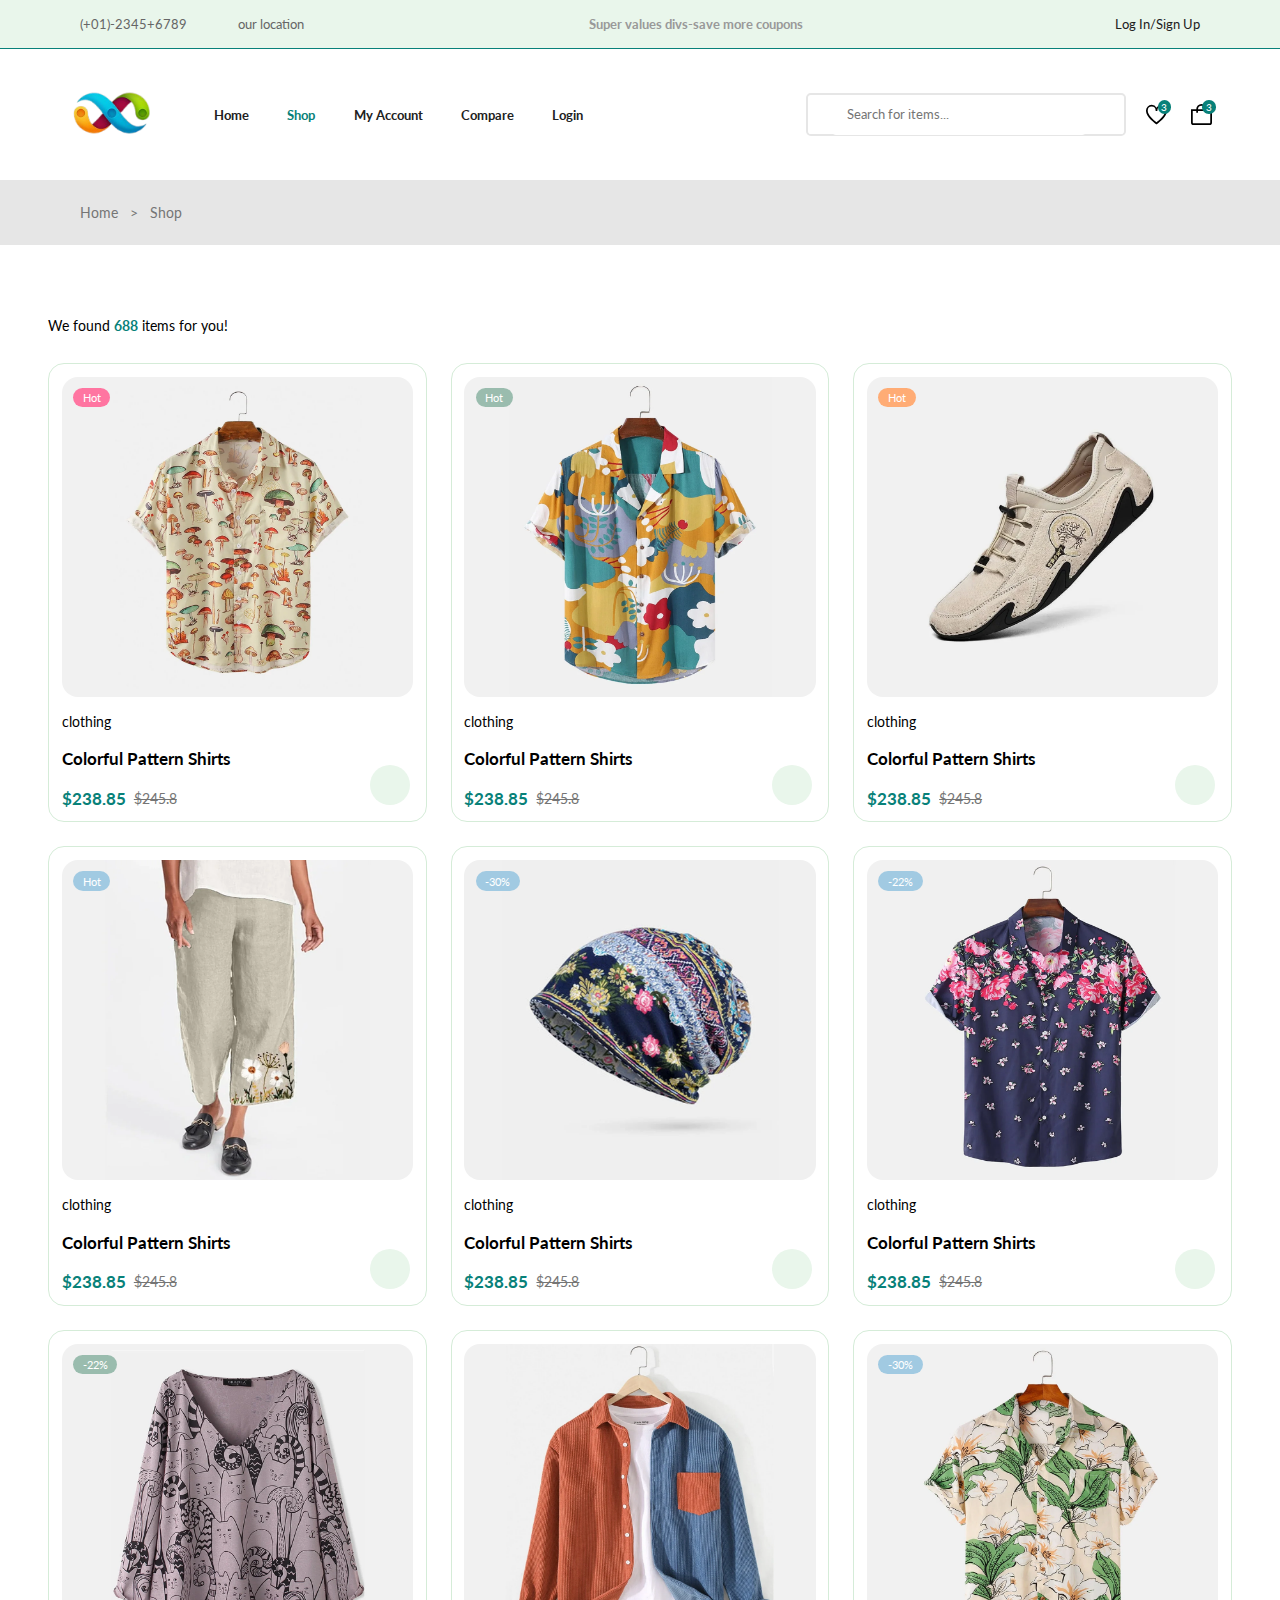
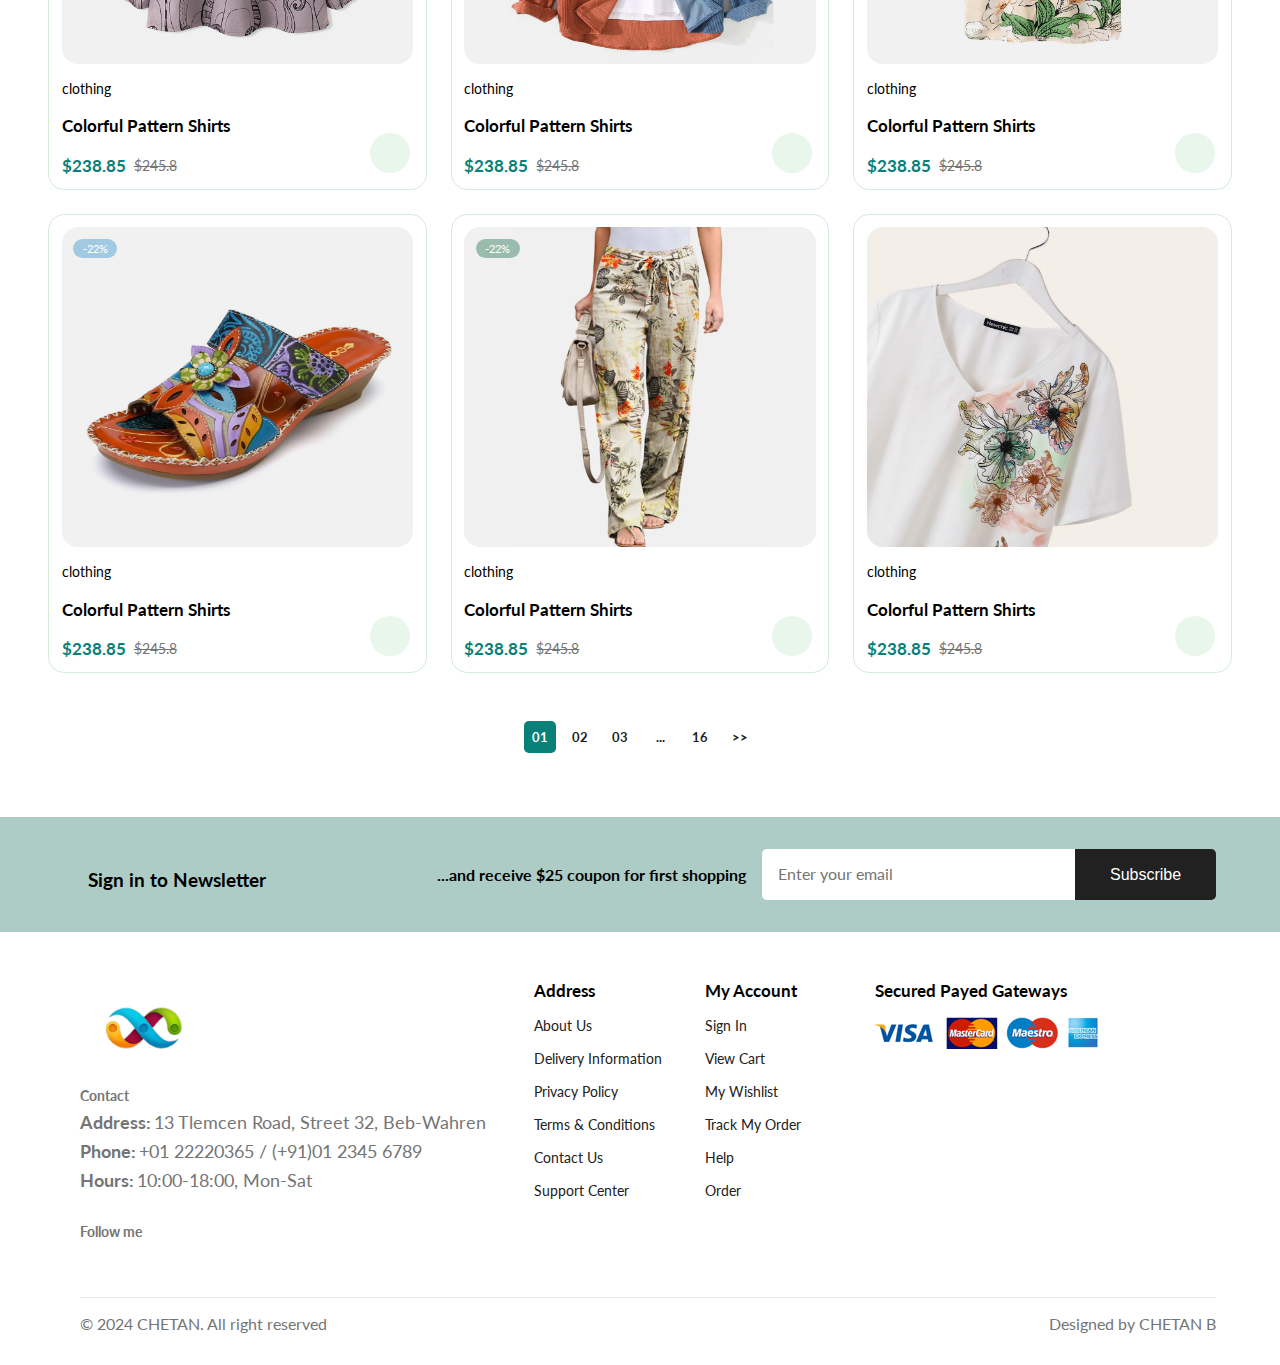
<file: shop.html>
<!DOCTYPE html>
<html lang="en">
  <head>
    <meta charset="UTF-8" />
    <meta name="viewport" content="width=device-width, initial-scale=1.0" />
    <title>myPortfolio</title>
    <link
      rel="stylesheet"
      href="https://cdnjs.cloudflare.com/ajax/libs/font-awesome/6.5.1/css/all.min.css"
      integrity="sha512-DTOQO9RWCH3ppGqcWaEA1BIZOC6xxalwEsw9c2QQeAIftl+Vegovlnee1c9QX4TctnWMn13TZye+giMm8e2LwA=="
      crossorigin="anonymous"
      referrerpolicy="no-referrer"
    />
	<link href="https://fonts.googleapis.com/css2?family=Assistant&family=Comfortaa:wght@300&family=Hedvig+Letters+Sans&family=Jost&family=Lato&family=Montserrat&family=Noto+Sans&family=Open+Sans&display=swap" rel="stylesheet">
    <link rel="stylesheet" href="./css/global.css" />
    <link rel="stylesheet" href="./css/shopPageStyle.css" />
  </head>
  <body>
    <section class = "page-container">
	  <!-- header section  -->
	  <!-- header top part  -->
	  <header class = "header-section">
	    <div class = "top-part">
		  <div>
		    <p>(+01)-2345+6789</p>
			<p>our location</p>
		  </div>
		  <div>
		    <p>Super values divs-save more coupons</p>
		  </div>
		  <div> <a href="login.html">Log In/Sign Up</a> </div>
		</div>
		
		<!-- header bottom part  -->
		<div class = "bottom-part">
		  <div class = "logo-container">
		    <img src = "./Icons/logo.png" alt = "Logo" onclick = "location.href = 'index.html'"/>
		  </div>
		  
		  <nav>
		    <ul>
			  <li><a href = "index.html" class = "home">Home<a/></li>
			  <li><a href = "shop.html" class = "shop">Shop<a/></li>
			  <li><a href = "myAccount.html" class = "my-account">My Account<a/></li>
			  <li><a href = "compare.html" class = "compare">Compare<a/></li>
			  <li><a href = "login.html" class = "login">Login<a/></li>
			</ul>
		  </nav>
		  
		  <div class = "last-box">
		    <div class = "search-box">
		      <input type = "text" placeholder = "Search for items..." />
			  <i class="fa-solid fa-magnifying-glass"></i>
		    </div>
			
			<div class = "heart-icon" onclick ="location.href = 'wishlist.html'">
			  <img src = "./Icons/icon-heart.svg" alt = "Heart icon" />
			  <div><p>3</p></div>
			</div>
			
			<div class = "shoping-cart-icon" onclick ="location.href = 'cart.html'">
			  <img src = "./Icons/icon-cart.svg" alt = "Shoping Cart icon" />
			  <div><p>3</p></div>
			</div>
			
			<div class = "menu-bar">
				<i class="fa-solid fa-bars" onclick="getNavs()"></i>

				<div class="drop-down">
				  <nav>
					<ul>
						<li onclick="location.href = 'index.html'"><i class="fa-solid fa-house"></i>Home</li>
						<li onclick="location.href = 'shop.html'"><i class="fa-solid fa-shop"></i>Shop</li>
						<li onclick="location.href = 'myAccount.html'"><i class="fa-solid fa-user"></i>My Account</li>
						<li onclick="location.href = 'compare.html'"><i class="fa-solid fa-ranking-star"></i>Compare</li>
						<li onclick="location.href = 'login.html'"><i class="fa-solid fa-right-to-bracket"></i>Login/Register</li>
					    <li><hr></li>
						<li>
							<div class = "search-box">
								<input type = "text" placeholder = "Search for items..." />
								<i class="fa-solid fa-magnifying-glass"></i>
							  </div>
						</li>
					</ul>
				  </nav>
				</div>
			</div>
		  <div>
		</div>
	  </header>
	  <!-- header section end -->
	  
	  <!-- breadcrumbs  -->
	  <div class = "breadcrumbs">
		  <ul>
		    <li class = "main-crumb"><a href = "index.html">Home</a></li>
			<li><a href = "shop.html">Shop</a></li>
		  </ul>
	  </div>
	  <!-- breadcrumbs end  -->
	  
	  <!-- main section  -->
	  <main>
	    <section class = "items-section">
		  <p>We found <span>688</span> items for you!</p>
		  
		  <div class = "cards-container">
		    <div class = "card" onclick = "location.href = 'fashion.html'">
			  <div class = "image-container">
			    <img src = "./Images/product-1-1.webp" alt = "image of T-shirt" class = "front-img-part"/>
				<img src = "./Images/product-1-2.webp" alt = "back image of T-shirt" />
				<div class = "pink-box">
				  <p>Hot</p>
				</div>
				<div class = "card-options">
				   <button>
				     <i class="fa-regular fa-eye"></i>
					 <div>
					   <p>Quick View</p>
					   <div></div>  
					 </div>					 
					</button>
				   <button>
				     <i class="fa-regular fa-heart"></i>
					 <div>
					   <p>Add to wishlist</p>
					   <div></div>  
					 </div>	 
				   </button>
				   <button>
				     <i class="fa-solid fa-shuffle"></i>
					 <div>
					   <p>Compare</p>
					   <div></div>  
					 </div>
				   </button>
				</div>
			  </div>
			  
			  <div class = "card-content">
			    <p>clothing</p>
				<div>
				  <h3>Colorful Pattern Shirts</h3>
				  <div class = "stars-container">
				    <i class="fa-regular fa-star"></i>
				    <i class="fa-regular fa-star"></i>
				    <i class="fa-regular fa-star"></i>
				    <i class="fa-regular fa-star"></i>
				    <i class="fa-regular fa-star"></i>
				   </div>
				</div>
				
				
				<div class = "rate-box">
				  <h3>$238.85</h3>
				  <p><s>$245.8</s></p>
				</div>
				  
				<button>
				  <i class="fa-solid fa-cart-plus"></i>
				   <div>
					   <p>Add To Cart</p>
					   <div></div>  
				   </div>
				</button>
			  </div>
			</div>
			
			<div class = "card" onclick = "location.href = 'fashion.html'">
			  <div class = "image-container">
			    <img src = "./Images/product-2-1.webp" alt = "image of T-shirt" class = "front-img-part"/>
				<img src = "./Images/product-2-2.webp" alt = "back image of T-shirt" />
				<div class = "green-box">
				  <p>Hot</p>
				</div>
				<div class = "card-options">
				   <button>
				     <i class="fa-regular fa-eye"></i>
					 <div>
					   <p>Quick View</p>
					   <div></div>  
					 </div>					 
					</button>
				   <button>
				     <i class="fa-regular fa-heart"></i>
					 <div>
					   <p>Add to wishlist</p>
					   <div></div>  
					 </div>	 
				   </button>
				   <button>
				     <i class="fa-solid fa-shuffle"></i>
					 <div>
					   <p>Compare</p>
					   <div></div>  
					 </div>
				   </button>
				</div>
			  </div>
			   <div class = "card-content">
			    <p>clothing</p>
				<div>
				  <h3>Colorful Pattern Shirts</h3>
				  <div class = "stars-container">
				    <i class="fa-regular fa-star"></i>
				    <i class="fa-regular fa-star"></i>
				    <i class="fa-regular fa-star"></i>
				    <i class="fa-regular fa-star"></i>
				    <i class="fa-regular fa-star"></i>
				   </div>
				</div>
				
				
				<div class = "rate-box">
				  <h3>$238.85</h3>
				  <p><s>$245.8</s></p>
				</div>
				  
				<button>
				  <i class="fa-solid fa-cart-plus"></i>
				   <div>
					   <p>Add To Cart</p>
					   <div></div>  
				   </div>
				</button>
			  </div>
			</div>
			
			<div class = "card">
			  <div class = "image-container">
			    <img src = "./Images/product-3-1.webp" alt = "image of T-shirt" class = "front-img-part"/>
				<img src = "./Images/product-3-2.webp" alt = "back image of T-shirt" />
				<div class = "orange-box">
				  <p>Hot</p>
				</div>
				<div class = "card-options">
				   <button>
				     <i class="fa-regular fa-eye"></i>
					 <div>
					   <p>Quick View</p>
					   <div></div>  
					 </div>					 
					</button>
				   <button>
				     <i class="fa-regular fa-heart"></i>
					 <div>
					   <p>Add to wishlist</p>
					   <div></div>  
					 </div>	 
				   </button>
				   <button>
				     <i class="fa-solid fa-shuffle"></i>
					 <div>
					   <p>Compare</p>
					   <div></div>  
					 </div>
				   </button>
				</div>
			  </div>
			   <div class = "card-content">
			    <p>clothing</p>
				<div>
				  <h3>Colorful Pattern Shirts</h3>
				  <div class = "stars-container">
				    <i class="fa-regular fa-star"></i>
				    <i class="fa-regular fa-star"></i>
				    <i class="fa-regular fa-star"></i>
				    <i class="fa-regular fa-star"></i>
				    <i class="fa-regular fa-star"></i>
				   </div>
				</div>
				
				
				<div class = "rate-box">
				  <h3>$238.85</h3>
				  <p><s>$245.8</s></p>
				</div>
				  
				<button>
				  <i class="fa-solid fa-cart-plus"></i>
				   <div>
					   <p>Add To Cart</p>
					   <div></div>  
				   </div>
				</button>
			  </div>
			</div>
			
			<div class = "card">
			  <div class = "image-container">
			    <img src = "./Images/product-4-1.webp" alt = "image of T-shirt" class = "front-img-part"/>
				<img src = "./Images/product-4-2.webp" alt = "back image of T-shirt" />
				<div class = "sky-box">
				  <p>Hot</p>
				</div>
				<div class = "card-options">
				   <button>
				     <i class="fa-regular fa-eye"></i>
					 <div>
					   <p>Quick View</p>
					   <div></div>  
					 </div>					 
					</button>
				   <button>
				     <i class="fa-regular fa-heart"></i>
					 <div>
					   <p>Add to wishlist</p>
					   <div></div>  
					 </div>	 
				   </button>
				   <button>
				     <i class="fa-solid fa-shuffle"></i>
					 <div>
					   <p>Compare</p>
					   <div></div>  
					 </div>
				   </button>
				</div>
			  </div>
			   <div class = "card-content">
			    <p>clothing</p>
				<div>
				  <h3>Colorful Pattern Shirts</h3>
				  <div class = "stars-container">
				    <i class="fa-regular fa-star"></i>
				    <i class="fa-regular fa-star"></i>
				    <i class="fa-regular fa-star"></i>
				    <i class="fa-regular fa-star"></i>
				    <i class="fa-regular fa-star"></i>
				   </div>
				</div>
				
				
				<div class = "rate-box">
				  <h3>$238.85</h3>
				  <p><s>$245.8</s></p>
				</div>
				  
				<button>
				  <i class="fa-solid fa-cart-plus"></i>
				   <div>
					   <p>Add To Cart</p>
					   <div></div>  
				   </div>
				</button>
			  </div>
			</div>
			
			<div class = "card">
			  <div class = "image-container">
			    <img src = "./Images/product-5-1.webp" alt = "image of T-shirt" class = "front-img-part"/>
				<img src = "./Images/product-5-2.webp" alt = "back image of T-shirt" />
				<div class = "sky-box">
				  <p>-30%</p>
				</div>
				<div class = "card-options">
				   <button>
				     <i class="fa-regular fa-eye"></i>
					 <div>
					   <p>Quick View</p>
					   <div></div>  
					 </div>					 
					</button>
				   <button>
				     <i class="fa-regular fa-heart"></i>
					 <div>
					   <p>Add to wishlist</p>
					   <div></div>  
					 </div>	 
				   </button>
				   <button>
				     <i class="fa-solid fa-shuffle"></i>
					 <div>
					   <p>Compare</p>
					   <div></div>  
					 </div>
				   </button>
				</div>
			  </div>
			  
			   <div class = "card-content">
			    <p>clothing</p>
				<div>
				  <h3>Colorful Pattern Shirts</h3>
				  <div class = "stars-container">
				    <i class="fa-regular fa-star"></i>
				    <i class="fa-regular fa-star"></i>
				    <i class="fa-regular fa-star"></i>
				    <i class="fa-regular fa-star"></i>
				    <i class="fa-regular fa-star"></i>
				   </div>
				</div>
				
				<div class = "rate-box">
				  <h3>$238.85</h3>
				  <p><s>$245.8</s></p>
				</div>
				  
				<button>
				  <i class="fa-solid fa-cart-plus"></i>
				   <div>
					   <p>Add To Cart</p>
					   <div></div>  
				   </div>
				</button>
			  </div>
			</div>
			
			<div class = "card">
			  <div class = "image-container">
			    <img src = "./Images/product-6-1.webp" alt = "image of T-shirt" class = "front-img-part"/>
				<img src = "./Images/product-6-2.webp" alt = "back image of T-shirt" />
				<div class = "sky-box">
				  <p>-22%</p>
				</div>
				<div class = "card-options">
				   <button>
				     <i class="fa-regular fa-eye"></i>
					 <div>
					   <p>Quick View</p>
					   <div></div>  
					 </div>					 
					</button>
				   <button>
				     <i class="fa-regular fa-heart"></i>
					 <div>
					   <p>Add to wishlist</p>
					   <div></div>  
					 </div>	 
				   </button>
				   <button>
				     <i class="fa-solid fa-shuffle"></i>
					 <div>
					   <p>Compare</p>
					   <div></div>  
					 </div>
				   </button>
				</div>
			  </div>
			  <div class = "card-content">
			    <p>clothing</p>
				<div>
				  <h3>Colorful Pattern Shirts</h3>
				  <div class = "stars-container">
				    <i class="fa-regular fa-star"></i>
				    <i class="fa-regular fa-star"></i>
				    <i class="fa-regular fa-star"></i>
				    <i class="fa-regular fa-star"></i>
				    <i class="fa-regular fa-star"></i>
				   </div>
				</div>
				
				
				<div class = "rate-box">
				  <h3>$238.85</h3>
				  <p><s>$245.8</s></p>
				</div>
				  
				<button>
				  <i class="fa-solid fa-cart-plus"></i>
				   <div>
					   <p>Add To Cart</p>
					   <div></div>  
				   </div>
				</button>
			  </div>
			</div>
			
			<div class = "card">
			  <div class = "image-container">
			    <img src = "./Images/product-7-1.webp" alt = "image of T-shirt" class = "front-img-part"/>
				<img src = "./Images/product-7-2.webp" alt = "back image of T-shirt" />
				<div class = "green-box">
				  <p>-22%</p>
				</div>
				<div class = "card-options">
				   <button>
				     <i class="fa-regular fa-eye"></i>
					 <div>
					   <p>Quick View</p>
					   <div></div>  
					 </div>					 
					</button>
				   <button>
				     <i class="fa-regular fa-heart"></i>
					 <div>
					   <p>Add to wishlist</p>
					   <div></div>  
					 </div>	 
				   </button>
				   <button>
				     <i class="fa-solid fa-shuffle"></i>
					 <div>
					   <p>Compare</p>
					   <div></div>  
					 </div>
				   </button>
				</div>
			  </div>
			   <div class = "card-content">
			    <p>clothing</p>
				<div>
				  <h3>Colorful Pattern Shirts</h3>
				  <div class = "stars-container">
				    <i class="fa-regular fa-star"></i>
				    <i class="fa-regular fa-star"></i>
				    <i class="fa-regular fa-star"></i>
				    <i class="fa-regular fa-star"></i>
				    <i class="fa-regular fa-star"></i>
				   </div>
				</div>
				
				
				<div class = "rate-box">
				  <h3>$238.85</h3>
				  <p><s>$245.8</s></p>
				</div>
				  
				<button>
				  <i class="fa-solid fa-cart-plus"></i>
				   <div>
					   <p>Add To Cart</p>
					   <div></div>  
				   </div>
				</button>
			  </div>
			</div>
			
			<div class = "card">
			  <div class = "image-container">
			    <img src = "./Images/product-8-1.webp" alt = "image of T-shirt" class = "front-img-part"/>
				<img src = "./Images/product-8-2.webp" alt = "back image of T-shirt" />
				<div class = "card-options">
				   <button>
				     <i class="fa-regular fa-eye"></i>
					 <div>
					   <p>Quick View</p>
					   <div></div>  
					 </div>					 
					</button>
				   <button>
				     <i class="fa-regular fa-heart"></i>
					 <div>
					   <p>Add to wishlist</p>
					   <div></div>  
					 </div>	 
				   </button>
				   <button>
				     <i class="fa-solid fa-shuffle"></i>
					 <div>
					   <p>Compare</p>
					   <div></div>  
					 </div>
				   </button>
				</div>
			  </div>
			   <div class = "card-content">
			    <p>clothing</p>
				<div>
				  <h3>Colorful Pattern Shirts</h3>
				  <div class = "stars-container">
				    <i class="fa-regular fa-star"></i>
				    <i class="fa-regular fa-star"></i>
				    <i class="fa-regular fa-star"></i>
				    <i class="fa-regular fa-star"></i>
				    <i class="fa-regular fa-star"></i>
				   </div>
				</div>
				
				
				<div class = "rate-box">
				  <h3>$238.85</h3>
				  <p><s>$245.8</s></p>
				</div>
				  
				<button>
				  <i class="fa-solid fa-cart-plus"></i>
				   <div>
					   <p>Add To Cart</p>
					   <div></div>  
				   </div>
				</button>
			  </div>
			</div>
			
			<div class = "card">
			  <div class = "image-container">
			    <img src = "./Images/product-9-1.webp" alt = "image of T-shirt" class = "front-img-part"/>
				<img src = "./Images/product-9-2.webp" alt = "back image of T-shirt" />
				<div class = "sky-box">
				  <p>-30%</p>
				</div>
				<div class = "card-options">
				   <button>
				     <i class="fa-regular fa-eye"></i>
					 <div>
					   <p>Quick View</p>
					   <div></div>  
					 </div>					 
					</button>
				   <button>
				     <i class="fa-regular fa-heart"></i>
					 <div>
					   <p>Add to wishlist</p>
					   <div></div>  
					 </div>	 
				   </button>
				   <button>
				     <i class="fa-solid fa-shuffle"></i>
					 <div>
					   <p>Compare</p>
					   <div></div>  
					 </div>
				   </button>
				</div>
			  </div>
			   <div class = "card-content">
			    <p>clothing</p>
				<div>
				  <h3>Colorful Pattern Shirts</h3>
				  <div class = "stars-container">
				    <i class="fa-regular fa-star"></i>
				    <i class="fa-regular fa-star"></i>
				    <i class="fa-regular fa-star"></i>
				    <i class="fa-regular fa-star"></i>
				    <i class="fa-regular fa-star"></i>
				   </div>
				</div>
				
				
				<div class = "rate-box">
				  <h3>$238.85</h3>
				  <p><s>$245.8</s></p>
				</div>
				  
				<button>
				  <i class="fa-solid fa-cart-plus"></i>
				   <div>
					   <p>Add To Cart</p>
					   <div></div>  
				   </div>
				</button>
			  </div>
			</div>
			
			<div class = "card">
			  <div class = "image-container">
			    <img src = "./Images/product-10-1.webp" alt = "image of T-shirt" class = "front-img-part"/>
				<img src = "./Images/product-10-2.webp" alt = "back image of T-shirt" />
				<div class = "sky-box">
				  <p>-22%</p>
				</div>
				<div class = "card-options">
				   <button>
				     <i class="fa-regular fa-eye"></i>
					 <div>
					   <p>Quick View</p>
					   <div></div>  
					 </div>					 
					</button>
				   <button>
				     <i class="fa-regular fa-heart"></i>
					 <div>
					   <p>Add to wishlist</p>
					   <div></div>  
					 </div>	 
				   </button>
				   <button>
				     <i class="fa-solid fa-shuffle"></i>
					 <div>
					   <p>Compare</p>
					   <div></div>  
					 </div>
				   </button>
				</div>
			  </div>
			   <div class = "card-content">
			    <p>clothing</p>
				<div>
				  <h3>Colorful Pattern Shirts</h3>
				  <div class = "stars-container">
				    <i class="fa-regular fa-star"></i>
				    <i class="fa-regular fa-star"></i>
				    <i class="fa-regular fa-star"></i>
				    <i class="fa-regular fa-star"></i>
				    <i class="fa-regular fa-star"></i>
				   </div>
				</div>
				
				
				<div class = "rate-box">
				  <h3>$238.85</h3>
				  <p><s>$245.8</s></p>
				</div>
				  
				<button>
				  <i class="fa-solid fa-cart-plus"></i>
				   <div>
					   <p>Add To Cart</p>
					   <div></div>  
				   </div>
				</button>
			  </div>
			</div>
			
			<div class = "card">
			  <div class = "image-container">
			    <img src = "./Images/product-11-1.webp" alt = "image of T-shirt" class = "front-img-part"/>
				<img src = "./Images/product-11-2.webp" alt = "back image of T-shirt" />
				<div class = "green-box">
				  <p>-22%</p>
				</div>
				<div class = "card-options">
				   <button>
				     <i class="fa-regular fa-eye"></i>
					 <div>
					   <p>Quick View</p>
					   <div></div>  
					 </div>					 
					</button>
				   <button>
				     <i class="fa-regular fa-heart"></i>
					 <div>
					   <p>Add to wishlist</p>
					   <div></div>  
					 </div>	 
				   </button>
				   <button>
				     <i class="fa-solid fa-shuffle"></i>
					 <div>
					   <p>Compare</p>
					   <div></div>  
					 </div>
				   </button>
				</div>
			  </div>
			   <div class = "card-content">
			    <p>clothing</p>
				<div>
				  <h3>Colorful Pattern Shirts</h3>
				  <div class = "stars-container">
				    <i class="fa-regular fa-star"></i>
				    <i class="fa-regular fa-star"></i>
				    <i class="fa-regular fa-star"></i>
				    <i class="fa-regular fa-star"></i>
				    <i class="fa-regular fa-star"></i>
				   </div>
				</div>
				
				
				<div class = "rate-box">
				  <h3>$238.85</h3>
				  <p><s>$245.8</s></p>
				</div>
				  
				<button>
				  <i class="fa-solid fa-cart-plus"></i>
				   <div>
					   <p>Add To Cart</p>
					   <div></div>  
				   </div>
				</button>
			  </div>
			</div>
			
			<div class = "card">
			  <div class = "image-container">
			    <img src = "./Images/product-12-1.webp" alt = "image of T-shirt" class = "front-img-part"/>
				<img src = "./Images/product-12-2.webp" alt = "back image of T-shirt" />
				<div class = "card-options">
				   <button>
				     <i class="fa-regular fa-eye"></i>
					 <div>
					   <p>Quick View</p>
					   <div></div>  
					 </div>					 
					</button>
				   <button>
				     <i class="fa-regular fa-heart"></i>
					 <div>
					   <p>Add to wishlist</p>
					   <div></div>  
					 </div>	 
				   </button>
				   <button>
				     <i class="fa-solid fa-shuffle"></i>
					 <div>
					   <p>Compare</p>
					   <div></div>  
					 </div>
				   </button>
				</div>
			  </div>
			   <div class = "card-content">
			    <p>clothing</p>
				<div>
				  <h3>Colorful Pattern Shirts</h3>
				  <div class = "stars-container">
				    <i class="fa-regular fa-star"></i>
				    <i class="fa-regular fa-star"></i>
				    <i class="fa-regular fa-star"></i>
				    <i class="fa-regular fa-star"></i>
				    <i class="fa-regular fa-star"></i>
				   </div>
				</div>
				
				
				<div class = "rate-box">
				  <h3>$238.85</h3>
				  <p><s>$245.8</s></p>
				</div>
				  
				<button>
				  <i class="fa-solid fa-cart-plus"></i>
				   <div>
					   <p>Add To Cart</p>
					   <div></div>  
				   </div>
				</button>
			  </div>
			</div>
			
		  </div>
		</section>
		
		<!-- items section end  -->
		
		<!-- pagination  -->
		<div class = "pagination">
		  <ul>
		    <li><a href = "#">01</a></li>
			<li><a href = "#">02</a></li>
			<li><a href = "#">03</a></li>
			<li><a href = "#">...</a></li>
			<li><a href = "#">16</a></li>
			<li><a href = "#">>></a></li>
		  </ul>
		</div>
	  </main>
	  <!-- main section end  -->
	  
	  <!-- Footer section  -->
	  <footer class = "footer-section">
	    <!-- top-part  -->
	    <div class = "top-part">
		  <div>
		    <h3><i class="fa-solid fa-envelope-circle-check"></i> Sign in to Newsletter</h3>
		    <p>...and receive $25 coupon for first shopping</p>
		  </div>
		  
		  <div class = "subscriber">
		    <input type = "email" placeholder = "Enter your email" />
			<button>Subscribe</button>
		  </div>
		</div>
		
		<!-- middle-part -->
		<div class = "middle-part">
		  <div class = "first-block">
		    <img src = "./Icons/logo.png" alt = "Logo" />
			<p>Contact</p>
			<div class = "contact">
			  <p><span>Address:</span>13 Tlemcen Road, Street 32, Beb-Wahren</p>
			  <p><span>Phone:</span>+01 22220365 / (+91)01 2345 6789</p>
			  <p><span>Hours:</span>10:00-18:00, Mon-Sat</p>
			</div>
			
			
			<div class = "socail-media">
			  <p>Follow me</p>
			  <div>
			    <i class="fa-brands fa-facebook-f"></i>
				<i class="fa-brands fa-twitter"></i>
				<i class="fa-brands fa-instagram"></i>
				<i class="fa-brands fa-pinterest-p"></i>
				<i class="fa-brands fa-youtube"></i>
			  </div>
			</div>
		  </div>
		  
		  <div class = "second-block">
		    <h3>Address</h3>
			<ul>
			  <li><a href = "/">About Us</a></li>
			  <li><a href = "/">Delivery Information</a></li>
			  <li><a href = "/">Privacy Policy</a></li>
			  <li><a href = "/">Terms & Conditions</a></li>
			  <li><a href = "/">Contact Us</a></li>
			  <li><a href = "/">Support Center</a></li>
			<ul>
		  </div>
		  
		  <div class = "third-block">
		    <h3>My Account</h3>
			<ul>
			  <li><a href = "/">Sign In</a></li>
			  <li><a href = "/">View Cart</a></li>
			  <li><a href = "/">My Wishlist</a></li>
			  <li><a href = "/">Track My Order</a></li>
			  <li><a href = "/">Help</a></li>
			  <li><a href = "/">Order</a></li>
			<ul>
		  </div>
		  
		  <div class = "fourth-block">
		    <h3>Secured Payed Gateways</h3>
			<img src = "./Icons/payment-method.png" alt = "gateway images" />
		  </div>
		</div>
		
		<!-- bottom part  -->
		<div class = "bottom-part">
		  <div></div>
		  <div>
		    <p>© 2024 CHETAN. All right reserved</p>
			<p>Designed by CHETAN B</p>
		  </div>
		</div>
	  </footer>
	  <!-- Footer section end  -->
	</section>

	<script src="./js/app.js"></script>
  </body>
</html>
</file>
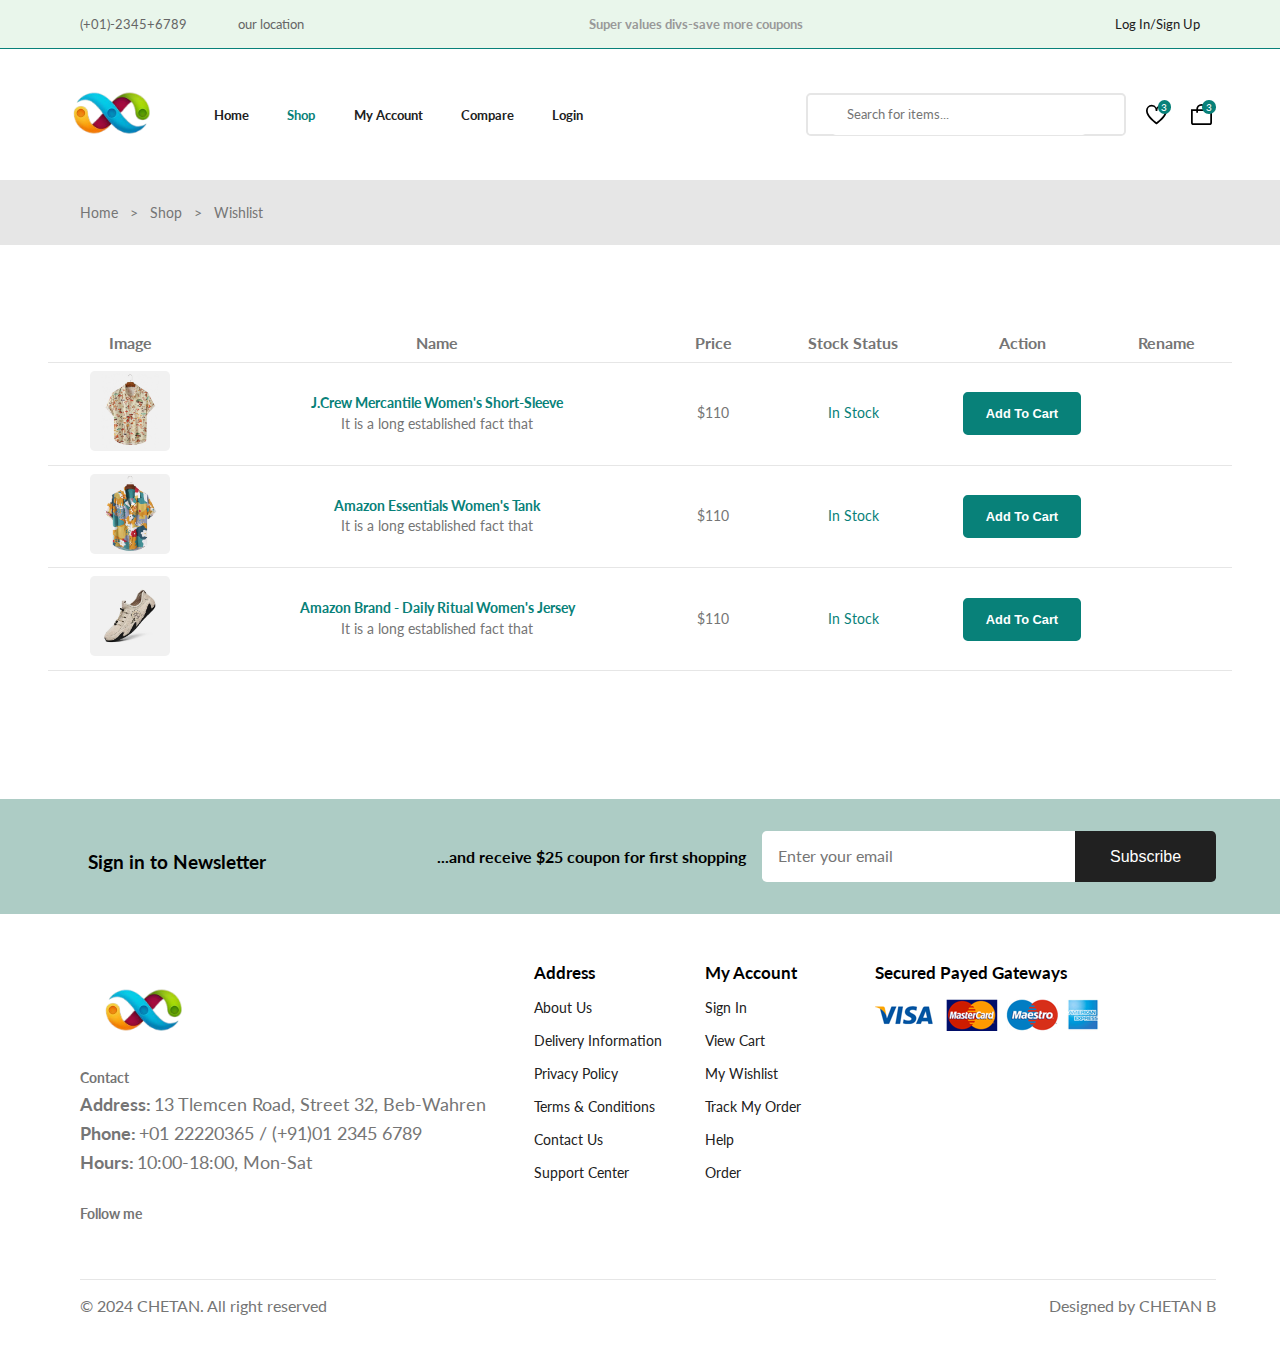
<file: wishlist.html>
<!DOCTYPE html>
<html lang="en">
  <head>
    <meta charset="UTF-8" />
    <meta name="viewport" content="width=device-width, initial-scale=1.0" />
    <title>Wishlist</title>
    <link
      rel="stylesheet"
      href="https://cdnjs.cloudflare.com/ajax/libs/font-awesome/6.5.1/css/all.min.css"
      integrity="sha512-DTOQO9RWCH3ppGqcWaEA1BIZOC6xxalwEsw9c2QQeAIftl+Vegovlnee1c9QX4TctnWMn13TZye+giMm8e2LwA=="
      crossorigin="anonymous"
      referrerpolicy="no-referrer"
    />
	<link href="https://fonts.googleapis.com/css2?family=Assistant&family=Comfortaa:wght@300&family=Hedvig+Letters+Sans&family=Jost&family=Lato&family=Montserrat&family=Noto+Sans&family=Open+Sans&display=swap" rel="stylesheet">
    <link rel="stylesheet" href="./css/global.css" />
    <link rel="stylesheet" href="./css/wishlistPageStyle.css" />
  </head>
  <body>
    <section class = "page-container">
	  <!-- header section  -->
	  <!-- header top part  -->
	  <header class = "header-section">
	    <div class = "top-part">
		  <div>
		    <p>(+01)-2345+6789</p>
			<p>our location</p>
		  </div>
		  <div>
		    <p>Super values divs-save more coupons</p>
		  </div>
		  <div> <a href="login.html">Log In/Sign Up</a> </div>
		</div>
		
		<!-- header bottom part  -->
		<div class = "bottom-part">
		  <div class = "logo-container">
		    <a href = "index.html"><img src = "./Icons/logo.png" alt = "Logo" /></a>
		  </div>
		  
		  <nav>
		    <ul>
			  <li><a href = "index.html" class = "home">Home<a/></li>
			  <li><a href = "shop.html" class = "shop">Shop<a/></li>
			  <li><a href = "myAccount.html" class = "my-account">My Account<a/></li>
			  <li><a href = "compare.html" class = "compare">Compare<a/></li>
			  <li><a href = "login.html" class = "login">Login<a/></li>
			</ul>
		  </nav>
		  
		  <div class = "last-box">
		    <div class = "search-box">
		      <input type = "text" placeholder = "Search for items..." />
			  <i class="fa-solid fa-magnifying-glass"></i>
		    </div>
			
			<div class = "heart-icon" onclick = "location.href = 'wishlist.html'">
			  <img src = "./Icons/icon-heart.svg" alt = "Heart icon" />
			  <div><p>3</p></div>
			</div>
			
			<div class = "shoping-cart-icon" onclick = "location.href = 'cart.html'">
			  <img src = "./Icons/icon-cart.svg" alt = "Shoping Cart icon" />
			  <div><p>3</p></div>
			</div>
			
			<div class = "menu-bar">
			  <i class="fa-solid fa-bars"></i>
			</div>
		  <div>
		</div>
	  </header>
	  <!-- header section end -->
	  
	  <!-- breadcrumbs  -->
	  <div class = "breadcrumbs">
		  <ul>
		    <li class = "main-crumb"><a href = "index.html">Home</a></li>
			<li><a href = "shop.html">Shop</a></li>
			<li><a href = "shop.html">Wishlist</a></li>
		  </ul>
	  </div>
	  <!-- breadcrumbs end  -->
	  
	  <!-- main section  -->
	  <main>
	    <section class = "wishlist-section">
		  <table class = "wishlist-table">
		    <thead>
			  <tr class = "heading-row">
			    <th>Image</th>
			    <th>Name</th>
			    <th>Price</th>
			    <th>Stock Status</th>
			    <th>Action</th>
			    <th>Rename</th>
			  </tr>
			</thead>
		   
			<tbody>
			  <tr>
			    <td>
			      <img src = "./Images/product-1-1.webp" alt = "image of T-shirt"/>
			    </td>
			    <td>
			      <p><span>J.Crew Mercantile Women's Short-Sleeve</span></p>
				  <p>It is a long established fact that</p>
			    </td>
			    <td>$110</td>
			    <td class = "in-stock">In Stock</td>
			    <td><button class = "button">Add To Cart</button></td>
			    <td><i class="fa-regular fa-trash-can"></i></td>
			  </tr>
			  
			  <tr>
			    <td>
			      <img src = "./Images/product-2-1.webp" alt = "image of T-shirt"/>
			    </td>
			    <td>
			      <p><span>Amazon Essentials Women's Tank</span></p>
				  <p>It is a long established fact that</p>
			    </td>
			    <td>$110</td>
			    <td class = "in-stock">In Stock</td>
			    <td><button class = "button">Add To Cart</button></td>
			    <td><i class="fa-regular fa-trash-can"></i></td>
			  </tr>
			  
			  <tr>
			    <td>
			      <img src = "./Images/product-3-1.webp" alt = "image of T-shirt"/>
			    </td>
			    <td>
			      <p><span>Amazon Brand - Daily Ritual Women's Jersey </span></p>
				  <p>It is a long established fact that</p>
			    </td>
			    <td>$110</td>
			    <td class = "in-stock">In Stock</td>
			    <td><button class = "button">Add To Cart</button></td>
			    <td><i class="fa-regular fa-trash-can"></i></td>
			  </tr>
			</tbody>
			
		  </table>
		</section>
	  </main>
	  <!-- main section end  -->
	  
	  <!-- Footer section  -->
	  <footer class = "footer-section">
	    <!-- top-part  -->
	    <div class = "top-part">
		  <div>
		    <h3><i class="fa-solid fa-envelope-circle-check"></i> Sign in to Newsletter</h3>
		    <p>...and receive $25 coupon for first shopping</p>
		  </div>
		  
		  <div class = "subscriber">
		    <input type = "email" placeholder = "Enter your email" />
			<button>Subscribe</button>
		  </div>
		</div>
		
		<!-- middle-part -->
		<div class = "middle-part">
		  <div class = "first-block">
		    <img src = "./Icons/logo.png" alt = "Logo" />
			<p>Contact</p>
			<div class = "contact">
			  <p><span>Address:</span>13 Tlemcen Road, Street 32, Beb-Wahren</p>
			  <p><span>Phone:</span>+01 22220365 / (+91)01 2345 6789</p>
			  <p><span>Hours:</span>10:00-18:00, Mon-Sat</p>
			</div>
			
			
			<div class = "socail-media">
			  <p>Follow me</p>
			  <div>
			    <i class="fa-brands fa-facebook-f"></i>
				<i class="fa-brands fa-twitter"></i>
				<i class="fa-brands fa-instagram"></i>
				<i class="fa-brands fa-pinterest-p"></i>
				<i class="fa-brands fa-youtube"></i>
			  </div>
			</div>
		  </div>
		  
		  <div class = "second-block">
		    <h3>Address</h3>
			<ul>
			  <li><a href = "/">About Us</a></li>
			  <li><a href = "/">Delivery Information</a></li>
			  <li><a href = "/">Privacy Policy</a></li>
			  <li><a href = "/">Terms & Conditions</a></li>
			  <li><a href = "/">Contact Us</a></li>
			  <li><a href = "/">Support Center</a></li>
			<ul>
		  </div>
		  
		  <div class = "third-block">
		    <h3>My Account</h3>
			<ul>
			  <li><a href = "/">Sign In</a></li>
			  <li><a href = "/">View Cart</a></li>
			  <li><a href = "/">My Wishlist</a></li>
			  <li><a href = "/">Track My Order</a></li>
			  <li><a href = "/">Help</a></li>
			  <li><a href = "/">Order</a></li>
			<ul>
		  </div>
		  
		  <div class = "fourth-block">
		    <h3>Secured Payed Gateways</h3>
			<img src = "./Icons/payment-method.png" alt = "gateway images" />
		  </div>
		</div>
		
		<!-- bottom part  -->
		<div class = "bottom-part">
		  <div></div>
		  <div>
		    <p>© 2024 CHETAN. All right reserved</p>
			<p>Designed by CHETAN B</p>
		  </div>
		</div>
	  </footer>
	  <!-- Footer section end  -->
	</section>
  </body>
</html>
</file>
<file: css/global.css>
:root {
  /* color variables  */
  --main-color: #088179;
  --main-background: #ffffff;
  --sub-background: #f1f1f1;
  --light-green-background: #e9f6eb;
  --text-color-dark: #212121;
  --text-color-light: #ccd2cf;
  --text-color-lightest: #757575;
  --lable-color-pink: #ff75a1;
  --lable-color-green: #9abcae;
  --lable-color-orange: #ffac75;
  --lable-color-sky: #a1cae2;
  --border-color: #e6e6e6;

  /* font size variables  */
  --normal-font-size: 0.9rem;
  --small-font-size: 0.8rem;
}

html {
  font-size: 100%;
}

* {
  margin: 0;
  padding: 0;
  box-sizing: border-box;
}

body {
  width: 100vw;
  overflow-x: hidden;
}

.page-container {
  width: 100%;
  background: var(--main-background);
  font-family: "Lato", sans-serif;
  font-size: var(--normal-font-size);
}

.page-container :is(.header-section .bottom-part, main) {
  padding: 0 5rem;
}

/* style for header section  */
.header-section .top-part {
  background: var(--light-green-background);
  padding: 1rem 5rem;
  border-bottom: 1.6px solid var(--main-color);
  color: var(--text-color-dark);
  display: grid;
  grid-template-columns: 18% 72% 10%;
  color: #666666;

  :is(div:first-child, div:nth-child(2), div:last-child) {
    display: flex;
    align-items: center;
  }
}

.top-part div:first-child {
  font-size: var(--normal-font-size);
  justify-content: space-between;
}

.top-part div:nth-child(2) {
  font-size: var(--normal-font-size);
  color: #999999;
  font-weight: bold;
  justify-content: center;
}

.top-part div:last-child {
  color: #666666;
  justify-content: end;
}

a {
  text-decoration: none;
  color: var(--text-color-dark);
}

li {
  list-style: none;
}

input {
  height: 2.5rem;
  border: 2px solid var(--border-color);
  padding: 1rem;
  color: var(--text-color-lightest);
  border-radius: 0.3rem;

  &::placeholder {
    font-family: "Lato", sans-serif;
  }
}

:is(h1, h2, p) span {
  color: var(--main-color);
  font-weight: bold;
}

.button {
  height: 2.7rem;
  font-size: var(--small-font-size);
  border: 2px solid var(--main-color);
  background: var(--main-color);
  border-radius: 0.3rem;
  color: var(--main-background);
  font-weight: bold;
  cursor: pointer;
  transition: all 0.3s ease-in-out;

  &:hover {
    border: 2px solid var(--main-color);
    background: var(--main-background);
    color: var(--main-color);
    font-weight: bold;
  }
}

.header-section .bottom-part {
  display: grid;
  grid-template-columns: 14% 43% 43%;
  justify-content: center;
  align-items: center;
}

.bottom-part .logo-container,
.footer-section .middle-part .first-block {
  img {
    width: 8rem;
    height: 6rem;
  }
}

.bottom-part :is(nav, nav ul) {
  height: 100%;
  display: flex;
  align-items: center;
  column-gap: 1.5rem;

  li {
    font-weight: bold;

    a:hover {
      color: var(--main-color);
    }
  }
}

nav a:target {
  color: var(--main-color);
}

.bottom-part .last-box {
  height: 100%;
  display: flex;
  justify-content: end;
  align-items: center;
  column-gap: 1rem;
}

.last-box .search-box,
.last-box .menu-bar .drop-down nav ul li .search-box {
  width: 20rem;
  height: 2.7rem;
  border: 2px solid #e6e6e6;
  border-radius: 0.3rem;
  padding: 1rem;
  display: flex;
  align-items: center;
  justify-content: space-around;

  input {
    width: 90%;
    border: none;

    &::placeholder {
      color: var(--text-color-lightest);
      font-family: "Lato", sans-serif;
    }

    &:focus {
      outline: none;
    }
  }

  i {
    font-size: 1.2rem;
    color: var(--text-color-lightest);
    cursor: pointer;

    &:hover {
      color: var(--main-color);
    }
  }
}

.last-box .menu-bar .drop-down nav ul li{
  padding : 1rem 0;

  hr{
    width : 13rem;
  }

  .search-box{
    width : 13rem;
    padding : 0;

    input {
      width: 75%;
    }
  }
}

.heart-icon,
.shoping-cart-icon {
  width: 1.8rem;
  height: 1.8rem;
  border-radius: 50%;
  cursor: pointer;
  position: relative;
  display: flex;
  justify-content: center;
  align-items: center;

  img {
    width: 1.3rem;
    height: 1.3rem;
  }
  div {
    width: 47%;
    height: 47%;
    background: var(--main-color);
    color: var(--main-background);
    position: absolute;
    top: 0;
    right: 0;
    border-radius: 50%;
    font-size: 70%;
    display: flex;
    justify-content: center;
    align-items: center;
  }

  &:hover {
    background: var(--light-green-background);
  }
}

.last-box .menu-bar {
  height : 100%;
  font-size: 1.2rem;
  position: relative;
  cursor: pointer;
  display: none;
}

.last-box .menu-bar .drop-down{
  background : #fff;
  position : absolute;
  top : 2.5rem;
  right : 0;
  width : 15rem;
  z-index : 2;
  border-radius : 0.3rem;
  display: none;
  box-shadow:  3px 3px 10px #c5c5c5,
             -3px -3px 10px #fbfbfb;

  nav ul{
    width : 100%;
    display : flex;
    flex-direction : column;
    align-items : start;
    li{
      width : 100%;
      cursor : pointer;
      padding : 1rem;
      display : grid;
      grid-template-columns: 5% 95%;
      column-gap: 1.3rem;
      font-size : var(--normal-font-size);

      &:hover{
        background : var(--border-color);
        color : var(--main-color);
      }

      &:last-child{
        padding : 0 1rem 1rem 1rem;
      }
      &:hover:last-child{
        background : none;
        color : var(--main-background);
        font-weight : normal;
      }
    }
  }
}
/* style for header section  end*/

/* style for breadcrumbs  */
.breadcrumbs {
  background: #e6e6e6;
  padding: 1.5rem 5rem;

  ul li {
    display: inline-block;

    a {
      color: var(--text-color-lightest);
    }
  }
}

.breadcrumbs li:not(.main-crumb) {
  &::before {
    content: "> ";
    margin: 0 0.5rem;
    color: var(--text-color-lightest);
  }
}
/* style for breadcrumbs end */

.card {
  padding: 0.6rem 0.6rem 0 0.6rem;
  border: 1px solid #d5ecd8;
  border-radius: 1rem;
  display: flex;
  flex-direction: column;
  justify-content: center;
}

/* styling for cards  */
.cards-container {
  margin-top: 1.8rem;
  display: grid;
  grid-template-columns: repeat(4, auto);
  gap: 1.5rem;

  .card {
    padding: 0.8rem;
  }
}

.card > div:first-child {
  width: 100%;
  height: 18rem;
  overflow: hidden;
  border-radius: 1rem;
  position: relative;

  img {
    position: absolute;
    top: 0;
    left: 0;
    width: 100%;
    height: 100%;
    transition: all 0.6s ease-in-out;
  }
}

.image-container .front-img-part + img {
  opacity: 0;
  visibility: hidden;
}

.card:hover .image-container {
  .front-img-part {
    opacity: 0;
    visibility: hidden;
  }

  .front-img-part + img {
    opacity: 1;
    visibility: visible;
    transform: scale(1.1);
  }
}

.card {
  position: relative;

  .card-content {
    height: 6rem;
    margin-top: 1rem;
    display: flex;
    flex-direction: column;
    justify-content: space-between;

    .stars-container i {
      font-size: 0.6rem;
      color: orange;
    }

    .rate-box {
      display: flex;
      column-gap: 0.5rem;
      align-items: center;

      h3 {
        color: var(--main-color);
      }

      p {
        color: var(--text-color-lightest);
      }
    }
    button {
      display: flex;
      justify-content: center;
      align-items: center;
      color: var(--text-color-lightest);
      position: absolute;
      right: 1rem;
      bottom: 1rem;
    }
  }
}

.card-content button,
.image-container .card-options button {
  width: 2.5rem;
  height: 2.5rem;
  background: var(--light-green-background);
  border: none;
  border-radius: 50%;
  color: var(--text-color-dark);
  cursor: pointer;

  &:hover {
    background: var(--main-color);
    color: var(--main-background);
  }
}

.card-options button:hover .card-content > div:first-child div {
  margin-top: 0.5rem;
}

.image-container :is(.pink-box, .green-box, .orange-box, .sky-box) {
  position: absolute;
  top: 0.7rem;
  left: 0.7rem;
  width: fit-content;
  padding: 0.2rem 0.6rem;
  font-size: 0.7rem;
  color: var(--main-background);
  border-radius: 1rem;
}

.image-container .card-options {
  position: absolute;
  top: 0.7rem;
  left: 0.7rem;
  width: 100%;
  height: 100%;
  display: flex;
  justify-content: center;
  align-items: center;
  column-gap: 0.5rem;
  opacity: 0;

  button {
    position: relative;
    display: flex;
    justify-content: center;
    align-items: center;
    color: var(--text-color-lightest);
  }
}

.image-container .card-options button,
.card-content button {
  & > div {
    width: calc(100% + 3.5rem);
    padding: 0.5rem 0;
    background: var(--main-color);
    color: var(--main-background);
    border-radius: 0.3rem;
    font-size: 0.7rem;
    position: absolute;
    top: -1.8rem;
    display: flex;
    justify-content: center;
    align-items: center;
    opacity: 0;
    visibility: hidden;

    div {
      width: 0.6rem;
      height: 0.6rem;
      background: var(--main-color);
      position: absolute;
      bottom: -0.2rem;
      rotate: 45deg;
    }
  }
}

.card:hover .image-container .card-options {
  opacity: 1;
}

.card-options button:hover,
.card-content button:hover {
  & > div {
    opacity: 1;
    visibility: visible;
    top: -2.2rem;
  }
}

.pink-box {
  background: var(--lable-color-pink);
}

.green-box {
  background: var(--lable-color-green);
}

.orange-box {
  background: var(--lable-color-orange);
}

.sky-box {
  background: var(--lable-color-sky);
}
/* styling for cards end  */

/* styling for tables */
.wishlist-table,
.cart-table {
  border-collapse: collapse;
  width: 100%;
}

:is(.wishlist-table, .cart-table) thead th,
tbody td {
  padding: 0.5rem 1rem;
  border-bottom: 1.5px solid var(--border-color);
  text-align: center;
  color: var(--text-color-lightest);
  line-height: 1.3rem;
}

:is(.wishlist-table, .cart-table) thead th {
  font-size: 1rem;
}

:is(.wishlist-table, .cart-table) tbody td {
  img {
    width: 5rem;
    height: 5rem;
    border-radius: 0.3rem;
  }

  &:last-child i:hover {
    cursor: pointer;
    color: red;
  }
}
/* styling for tables end */

/* style for footer section  */
.footer-section {
  margin-top: 3rem;
}

.footer-section :is(.top-part, .middle-part, .bottom-part) {
  padding-left: 5rem;
  padding-right: 4rem;
}

.footer-section .top-part {
  background: #adccc5;
  padding-top: 2rem;
  padding-bottom: 2rem;
  display: flex;
  align-items: center;

  div:first-child {
    width: 60%;
    height: 100%;
    display: flex;
    justify-content: space-between;
    align-items: center;

    h3 {
      font-size: 1.2rem;

      i {
        font-size: 2rem;
        margin-right: 0.5rem;
      }
    }

    p {
      font-size: 1rem;
      font-weight: bold;
    }
  }

  .subscriber {
    width: 40%;
    height: 100%;
    display: flex;
    justify-content: end;

    :is(input, button) {
      height: 3.2rem;
      border: none;
    }
  }
}

.subscriber input {
  width: 20rem;
  padding: 1rem;
  border-radius: 0.3rem 0 0 0.3rem;
  color: var(--text-color-lightest);
  font-size: 1rem;

  &::placeholder {
    color: var(--text-color-lightest);
    font-family: "Lato", sans-serif;
    font-size: 1rem;
  }

  &:focus {
    outline: none;
  }
}

.subscriber button {
  width: 9rem;
  font-size: 1rem;
  background: var(--text-color-dark);
  color: var(--main-background);
  border-radius: 0 0.3rem 0.3rem 0;
  cursor: pointer;

  &:hover {
    background: var(--main-color);
  }
}

.footer-section .middle-part {
  padding-top: 3rem;
  padding-bottom: 2rem;
  display: grid;
  grid-template-columns: 40% 15% 15% 30%;
}

.middle-part .first-block {
  color: var(--text-color-lightest);
}
.middle-part .first-block > p {
  font-weight: bold;
  margin-top: 0.5rem;
}
.middle-part .first-block .contact p {
  font-size: 1.1rem;
  margin-top: 0.5rem;

  span {
    font-weight: bold;
    color: var(--text-color-lightest);
    margin-right: 0.2rem;
  }
}

.first-block .socail-media {
  margin-top: 2rem;

  p {
    font-weight: bold;
  }

  div {
    margin-top: 0.5rem;

    i {
      margin-right: 0.5rem;
      cursor: pointer;
    }
  }
}

.middle-part :is(.second-block, .third-block) ul li,
.middle-part .fourth-block img {
  margin-top: 1rem;
}

.middle-part :is(.second-block, .third-block) ul li a:hover {
  color: var(--main-color);
  margin-left: 0.5rem;
}

.footer-section .bottom-part {
  div:first-child {
    background: var(--border-color);
    width: 100%;
    height: 0.2px;
  }

  div:last-child {
    padding-top: 1rem;
    padding-bottom: 2rem;
    color: var(--text-color-lightest);
    font-size: 1rem;
    display: flex;
    justify-content: space-between;
  }
}
/* style for footer section end  */

/* transitions  */
.header-section .bottom-part nav ul li a,
.header-section .bottom-part .last-box .search-box i,
.heart-icon,
.shoping-cart-icon,
.intro-part button,
.card .card-content button,
.card .card-content button > div,
.image-container .card-options,
.image-container .card-options button,
.image-container .card-options button > div,
.subscriber button,
.middle-part :is(.second-block, .third-block) ul li a,
.pagination ul li,
tbody td:last-child i,
.account-section .menu li,
.product-info .sizes div span {
  transition: all 0.3s ease-in-out;
}

/* ===============================
     Styling for responsiveness
   =============================== */

/* responsiveness for >1024px and <= 1280px devices */

@media (width <= 1280px) {
  .page-container :is(.header-section .bottom-part, main) {
    padding: 1rem 3rem;
  }

  .header-section .top-part,
  .header-section .bottom-part nav ul li a {
    font-size: var(--small-font-size);
  }

  .header-section .top-part {
    grid-template-columns: 20% 70% 10%;
  }
  .top-part div:first-child,
  .top-part div:nth-child(2) {
    font-size: var(--small-font-size);
    column-gap: 0.5rem;
  }

  .bottom-part :is(nav, nav ul) {
    column-gap: 1.2rem;
  }

  .featured-section .cards-container,
  .items-section .cards-container,
  .related-product-section .cards-container {
    grid-template-columns: repeat(3, auto);

    .card {
      width: 100%;
    }
  }

  .card > div:first-child {
    height: 20rem;
  }

  .footer-section .top-part div:first-child,
  .footer-section .middle-part .first-block {
    padding-right: 1rem;
  }

  .footer-section .top-part .subscriber {
    column-gap: 0;
  }
}

/* responsiveness for <=1024px devices */
@media (width <= 1024px) {
  html {
    font-size: 99%;
  }

  .page-container :is(.header-section .bottom-part, main) {
    padding: 1rem;
  }

  .header-section .top-part,
  .header-section .bottom-part > nav,
  .header-section .bottom-part .last-box .search-box {
    display: none;
  }

  .header-section .bottom-part .last-box .menu-bar {
    display: block;
  }

  .header-section .bottom-part {
    grid-template-columns: 50% 50%;

    .last-box {
      justify-content: end;
    }
  }

  .breadcrumbs {
    padding: 1.5rem 1rem;
  }

  .featured-section .cards-container,
  .items-section .cards-container,
  .related-product-section .cards-container {
    grid-template-columns: repeat(2, auto);

    .card {
      width: 100%;
    }
  }

  .card > div:first-child {
    height: 23rem;
  }

  .footer-section :is(.top-part, .middle-part, .bottom-part) {
    padding-left: 0.8rem;
    padding-right: 0.8rem;
  }

  .footer-section .top-part {
    flex-direction: column;
    justify-content: center;
    row-gap: 1rem;

    div:first-child {
      width: 100%;
      justify-content: center;
      flex-direction: column;
      row-gap: 0.5rem;
    }

    .subscriber {
      width: 100%;
      justify-content: center;
      row-gap: 0.8rem;
    }
  }

  .footer-section .middle-part {
    grid-template-columns: 100%;
    row-gap: 3rem;

    .fourth-block {
      display: flex;
      flex-direction: column;
      align-items: center;
    }
  }
}

/* responsiveness for <=768px devices */
@media (width <= 768px) {
  html {
    font-size: 98.5%;
  }

  .card > div:first-child {
    height: 20rem;
  }
}

/* responsiveness for <=640px devices */
@media (width <= 640px) {
  html {
    font-size: 98.5%;
  }

  .page-container :is(.header-section .bottom-part, main) {
    padding: 0.5rem 1.5rem;
  }

  .breadcrumbs {
    padding: 1.5rem;
  }

  .card > div:first-child {
    height: 25rem;
  }

  .featured-section .cards-container,
  .items-section .cards-container,
  .related-product-section .cards-container {
    grid-template-columns: 100%;

    .card {
      width: 100%;
    }
  }
}

/* responsiveness for <=475px devices */
@media (width <= 475px) {
  html {
    font-size: 98%;
  }
  
  .page-container :is(.header-section .bottom-part, main) {
    padding: 0.5rem 0.8rem;
  }

  .breadcrumbs {
    padding: 1.5rem 0.8rem;
  }

  .featured-section .cards-container,
  .items-section .cards-container,
  .related-product-section .cards-container {
    grid-template-columns: 100%;

    .card {
      width: 100%;
    }
  }

  .card > div:first-child {
    height: 21rem;
  }

  .footer-section .top-part .subscriber {
    flex-direction: column;

    input,
    button {
      width: 100%;
      border-radius: 0.3rem;
    }
  }
  .footer-section .bottom-part div:last-child {
    flex-direction: column;
    align-items: center;
    row-gap: 0.5rem;
  }
}
</file>
<file: css/style.css>
.home {
  color: var(--main-color);
}

/* Style for hero section  */
.hero-section {
  /* background : blue; */
  width: 100%;
  height: calc(100vh - 150.4px);
  display: grid;
  grid-template-columns: 45% 55%;

  .intro-part,
  .image-part {
    width: 100%;
    height: 100%;
    display: flex;
    flex-direction: column;
    justify-content: center;
    
  }

}

.intro-part {
  row-gap: 1rem;

  p {
    font-size: 1.1rem;
  }

  p:first-child {
    font-weight: bold;
  }

  h1 {
    font-size: 2.7rem;

    span {
      font-size: 3.3rem;
    }
  }

  button {
    width: 6.8rem;
    height: 2.8rem;
    margin-top: 1rem;

    &:hover {
      background: var(--main-background);
      color: var(--main-color);
      border: 2px solid var(--main-color);
    }
  }
}

.intro-part button {
  transition: all 0.3s ease-in-out;
}
/* styling for hero section end  */

/* styling for popular section  */
.pop-cat-section,
.new-arrivals-section {
  width: 100%;
  margin-top: 2rem;
  display: flex;
  flex-direction: column;
}

.pop-cat-section .heading-container,
.new-arrivals-section .heading-container {
  width: 100%;
  display: flex;
  justify-content: space-between;
  align-items: center;

  div {
    display: flex;
    column-gap: 0.8rem;

    button {
      width: 2rem;
      height: 2rem;
      border-radius: 50%;
      border: none;
      background: var(--light-green-background);
      color: var(--main-color);
      cursor: pointer;
    }
  }
}

.cat-container {
  /* width : 12rem; */
  padding: 1rem 0;
  display: grid;
  grid-template-columns: repeat(6, auto);
  column-gap: 1rem;
  /* justify-content : space-between; */

  .cat-card {
    width: 13.5rem;
    padding: 0.6rem 0.6rem 0 0.6rem;
    border: 1px solid #d5ecd8;
    border-radius: 1rem;
    cursor: pointer;

    img {
      width: 100%;
      height: 11.5rem;
      border-radius: 1rem;
    }

    div {
      height: 3.5rem;
      display: flex;
      justify-content: center;
      align-items: center;
      font-size: var(--small-font-size);
      font-weight: bolder;
      color: var(--text-color-lightest);
    }
  }
}

/* styling for popular section  end*/

/* styling for featured, popular, and new added section*/
.featured-section {
  margin-top: 3rem;

  .btn-container {
    display: flex;
    column-gap: 1rem;

    button {
      height: 2.8rem;
      padding: 0 1rem;
      border: none;
      font-weight: bold;
      cursor : pointer;

      &:hover{
        background: #fde2bf;
        color: var(--main-color);
      }
    }

    button:first-child {
      background: #fde2bf;
      color: var(--main-color);
    }
  }
}

/* more in global.css file  */
/* styling for featured, popular, and new added section  end*/

.banner-section,
.new-arrivals-section,
.categories-section {
  margin-top: 4.5rem;
}

/* styling banner section  */
.banner-section {
  /* margin-top : 4.5rem;  */
  display: flex;
  justify-content: space-between;

  .banner-1,
  .banner-2 {
    width: 49%;
    height: 30rem;
    /* background: blue; */
    position: relative;

    img {
      width: 100%;
      height: 100%;
      object-fit: cover;
    }
  }
}

.banner-1 .banner-content,
.banner-2 .banner-content {
  position: absolute;
  top: 0;
  left: 0;
  height: 100%;
  padding: 3.5rem 3rem 3rem 3rem;
  display: flex;
  flex-direction: column;
  justify-content: space-between;
}

:is(.banner-1, .banner-2) .banner-content {
  .heading-part {
    h2 {
      font-size: 1.9rem;
      color: var(--main-color);
    }

    p {
      margin-top: 0.9rem;
      color: var(--text-color-lightest);
    }
  }

  & > p {
    font-size: 1.2rem;
    width: 17rem;
  }

  & > h3 {
    color: red;

    s {
      color: var(--text-color-lightest);
      margin-left: 0.5rem;
    }
  }

  .timer {
    p {
      font-size: 1.2rem;
    }

    .timer-box {
      margin-top: 0.5rem;
      display: flex;
      column-gap: 0.5rem;

      div {
        display: flex;
        flex-direction: column;
        align-items: center;
        row-gap: 0.5rem;

        h3 {
          background: var(--main-color);
          padding: 1rem 1.2rem;
          border-radius: 0.3rem;
          color: var(--main-background);
        }

        p {
          font-size: 0.9rem;
        }
      }

      & > p {
        padding: 1rem 0.2rem;
      }
    }
  }

  .button {
    width: 8rem;
    height: 3rem;
    background: none;
    border: 2.4px solid var(--main-color);
    color: var(--main-color);
    font-size: var(--normal-font-size);

    &:hover{
      background : var(--main-color);
      color : var(--main-background);
    }
  }
}

/* styling of banner section end  */

/* Styling for new arrival section  */
.new-arrivals-container {
  margin-top: 1.5rem;
}

.new-arrivals-container {
  /* margin-top : 1.8rem; */
  display: grid;
  grid-template-columns: repeat(4, auto);
  gap: 1.5rem;

  .card {
    width: 20rem;
    padding: 0.8rem 0.8rem 0.8rem 0.8rem;
  }
}
/* Styling for new arrival section  end*/

/* styling for category section  */
.categories-section {
  display: grid;
  grid-template-columns: repeat(4, auto);

  .category-box {
    padding-right: 1.5rem;
  }
}

.category-box .heading-part {
  h4 {
    font-size: 1rem;
    letter-spacing: 1px;
  }

  div {
    width: 100%;
    height: 2px;
    background: var(--border-color);
    margin-top: 0.8rem;

    div {
      width: 15%;
      height: 100%;
      background: var(--main-color);
    }
  }
}

.category-box .item-box {
  padding: 1rem 0;
}

.item-box .item {
  margin-top: 1.3rem;
  height: 6rem;
  display: flex;
  column-gap: 1.5rem;

  img {
    width: 5.5rem;
    height: 5.5rem;
    border-radius: 0.2rem;
  }

  div {
    display: flex;
    flex-direction: column;
    justify-content: center;

    h4 {
      margin-top: 0.5rem;
      font-size: 1rem;
      color: var(--main-color);

      s {
        margin-left: 0.5rem;
        font-size: 0.9rem;
        color: var(--text-color-lightest);
      }
    }
  }
}
/* styling for category section end  */

/* ===============================
     Styling for responsiveness
   =============================== */

@media (width <= 1280px) {
  .cat-container {
    overflow-x: hidden;
    grid-template-columns: repeat(5, auto);

    .cat-card {
      width: 100%;

      img {
        height: 70%;
      }
    }

    .cat-card:nth-child(6) {
      display: none;
    }
  }

  .new-arrivals-container {
    grid-template-columns: repeat(3, auto);

    .card {
      width: 100%;
    }
  }

  .new-arrivals-container .card:nth-child(4) {
    display: none;
  }
}

@media (width <= 1024px) {
  html {
    font-size: 100%;
  }

  .page-container :is(.header-section .bottom-part, main) {
    padding: 0 2rem;
  }

  .hero-section {
    height: calc(100vh - 99.2px);
    grid-template-columns: 100%;
  }

  .intro-part {
    row-gap: 0rem;

    p {
      font-size: 1rem;
    }

    p:first-child {
      font-weight: bold;
    }

    h1 {
      font-size: 3.2rem;

      span {
        font-size: 3.5rem;
      }
    }

    button {
      width: 7rem;
      height: 3rem;
      margin-top: 2rem;
    }
  }

  .pop-cat-section {
    margin-top: 3rem;
  }
  .cat-container {
    overflow-x: hidden;
    grid-template-columns: repeat(3, auto);

    .cat-card {
      width: 100%;

      img {
        height: 70%;
      }

      div {
        font-size: 1rem;
      }
    }

    .cat-card:nth-child(4),
    .cat-card:nth-child(5),
    .cat-card:nth-child(6) {
      display: none;
    }
  }

  .banner-section {
    flex-direction: column;
    row-gap: 1.5rem;
    .banner-1,
    .banner-2 {
      width: 100%;

      .banner-content {
        padding: 3.5rem 1.5rem 1.5rem 1.5rem;
      }
    }
  }

  .new-arrivals-container {
    grid-template-columns: repeat(2, auto);

    .card {
      width: 100%;
    }
  }

  .new-arrivals-container :is(.card:nth-child(3), .card:nth-child(4)) {
    display: none;
  }

  .categories-section {
    grid-template-columns: repeat(2, auto);

    .category-box {
      margin-top: 1.5rem;
    }
  }
}

@media (width <= 475px) {
  html {
    font-size: 98%;
  }
  .page-container :is(.header-section .bottom-part, main) {
    padding: 0.5rem 0.8rem;
  }

  .hero-section {
    height: calc(100vh - 112.95px);
    grid-template-columns: 100%;
  }

  .intro-part {
    row-gap: 0rem;

    p {
      font-size: 1.1rem;
    }

    h1 {
      font-size: 2.6rem;

      span {
        font-size: 3.2rem;
      }
    }
  }

  button {
    width: 6.8rem;
    height: 2.8rem;
    margin-top: 1rem;
  }

  .pop-cat-section {
    margin-top: 3rem;
  }
  .cat-container {
    overflow-x: hidden;
    grid-template-columns: 100%;

    .cat-card {
      width: 100%;

      img {
        height: 80%;
      }

      div {
        font-size: 1rem;
      }
    }

    .cat-card:nth-child(2),
    .cat-card:nth-child(3),
    .cat-card:nth-child(4),
    .cat-card:nth-child(5),
    .cat-card:nth-child(6) {
      display: none;
    }
  }

  .banner-section {
    flex-direction: column;
    row-gap: 1.5rem;
    .banner-1,
    .banner-2 {
      width: 100%;

      .banner-content {
        padding: 3.5rem 1.5rem 1.5rem 1.5rem;
      }
    }
  }

  .new-arrivals-container {
    grid-template-columns: 100%;

    .card {
      width: 100%;
    }
  }

  .new-arrivals-container .card:not(#show-card) {
    display: none;
  }

  .categories-section {
    grid-template-columns: 100%;

    .category-box {
      margin-top: 1.5rem;
    }
  }
}
</file>
<file: css/cartPageStyle.css>
.shop {
  color: var(--main-color);
}

.cart-section {
  padding-top: 4rem;
  padding-bottom: 3rem;
}

.cart-table tbody td {
  &:nth-child(4) {
    input {
      width: calc(100% - 75%);
      border-radius: 0.3rem;

      &:focus {
        outline: none;
      }
    }
  }
}

.btn-container {
  padding-top: 3rem;
  display: flex;
  justify-content: end;
  column-gap: 1rem;

  button {
    padding: 1.3rem;
    display: flex;
    align-items: center;
    column-gap: 0.5rem;
  }
}

.divider {
  display: flex;
  column-gap: 1.4rem;
  align-items: center;

  div {
    width: 100%;
    height: 2.3px;
    background: var(--border-color);
  }

  i {
    font-size: 1.6rem;
    color: var(--text-color-light);
  }
}

.shipping-section {
  padding-top: 3rem;
  display: flex;

  .shipping-form-container,
  .cart-total-part {
    width: 50%;

    input:focus {
      outline: none;
    }
  }
}

.shipping-form-container form {
  display: flex;
  flex-direction: column;
  row-gap: 1rem;
  padding-right: 1.5rem;

  h2 {
    padding-bottom: 0.8rem;
  }

  input {
    height: 2.9rem;
  }

  .inputs {
    width: 100%;
    display: flex;
    column-gap: 1rem;
    input {
      width: 50%;
    }
  }

  button {
    width: calc(100% - 80%);

    i {
      margin-right: 0.5rem;
    }
  }

  .coupon {
    padding: 2.5rem 0 1rem 0;
    display: flex;
    flex-direction: column;
    row-gap: 1rem;

    div {
      display: flex;
      column-gap: 1rem;
      input {
        width: calc(100% - 50%);
      }
    }
  }
}

.cart-total-part {
  height: fit-content;
  border: 2px solid var(--border-color);
  padding: 2rem;
  border-radius: 0.3rem;
  display: flex;
  flex-direction: column;
  row-gap: 1rem;

  table {
    border-collapse: collapse;

    td {
      text-align: left;
      border: 2px solid var(--border-color);
      padding: 0.7rem 0.5rem;
    }

    tr td:last-child {
      font-size: 1rem;
    }
  }

  button {
    width: calc(100% - 65%);

    i {
      margin-right: 0.5rem;
    }
  }
}


/* ===============================
     Styling for responsiveness
   =============================== */
   
@media (width <= 1024px) {

  .cart-section .cart-table tbody tr td input{
    width : 4.5rem;
  }
  :is(.shipping-form-container form, .coupon div) button {
    display: flex;
    justify-content: center;
    align-items: center;
    padding-left: 3rem;
    padding-right: 3rem;
  }

  .cart-total-part button {
    width: 60%;
  }
}

@media (width <= 640px) {
  .cart-table {
    font-size: var(--small-font-size);
  }

  .cart-table thead tr th {
    font-size: var(--normal-font-size);
  }

  .cart-table tbody td:nth-child(4) input {
    width: 100%;
    padding: 0.5rem;
  }

  .btn-container {
    justify-content: center;
  }

  .shipping-section {
    flex-direction: column;
    row-gap: 2rem;

    .shipping-form-container,
    .cart-total-part {
      width: 100%;
    }
  }

  .shipping-form-container form {
    padding-right: 0;

    .inputs {
      flex-direction: column;
      row-gap: 1rem;

      input {
        width: 100%;
      }
    }

    button {
      width: 20%;
    }

    .coupon div {
      flex-direction: column;
      row-gap: 1rem;

      input {
        width: 100%;
      }

      button {
        width: 20%;
      }
    }
  }

  .cart-total-part {
    padding: 1rem;

    button {
      width: 40%;
    }
  }
}

@media (width <= 475px) {
  main {
    overflow-x: auto;
  }

  .shipping-form-container form {
    button {
      width: 100%;
    }

    .coupon div {
      button,
      input {
        width: 100%;
      }
    }
  }

  .cart-total-part {
    button {
      width: 100%;
    }
  }
}
</file>
<file: css/comparePageStyle.css>
.compare {
  color: var(--main-color);
}

.compare-section {
  padding-top: 3rem;
  padding-bottom: 1rem;

  .compare-table {
    width: 100%;
    border-collapse: collapse;

    tr :is(th, td) {
      border: 2px solid var(--border-color);
      padding: 0.5rem;
    }
  }
}

.compare-table tr td img {
  width: 100%;
}

.compare-table .description {
  font-size: 1rem;
}

.compare-table .colors td div {
  width: 1.5rem;
  height: 1.5rem;
  border-radius: 50%;
  display: inline-block;
  margin-left: 0.2rem;
  text-align: center;

  &:nth-child(1) {
    background: orange;
  }

  &:nth-child(2) {
    background: red;
  }

  &:nth-child(3) {
    background: yellow;
  }
}

.compare-table .stock td {
  color: var(--main-color);
}

.compare-table .buy td button {
  padding: 0.5rem 1.5rem;
}

.compare-table .remove td i:hover {
  color: red;
  cursor: pointer;
}


/* ===============================
     Styling for responsiveness
   =============================== */
   
@media (width <= 475px) {
  .compare-section {
    font-size: 0.9rem;

    .description {
      font-size: 0.9rem;
    }

    .colors td div {
      width: 1.2rem;
      height: 1.2rem;
    }

    .buy td button {
      padding-top: 1.5rem;
      padding-bottom: 1.5rem;
      display: flex;
      justify-content: center;
      align-items: center;
      font-size: 0.7rem;
    }
  }
}
</file>
<file: css/fashionPageStyle.css>
.product-section {
  padding-top: 4rem;
  display: flex;
  column-gap: 1.5rem;
}

.product-section .product-images {
  width: 45%;
  display: flex;
  gap: 0.7rem;
  flex-wrap: wrap;

  img {
    width: 20%;
  }

  img:first-child {
    width: 100%;
  }
}

.product-section .product-info {
  width: 55%;
  display: flex;
  flex-direction: column;
  row-gap: 1.5rem;

  h1,
  .prices h2 {
    font-size: 2rem;
  }

  h1 + p {
    margin-top: -0.3rem;
  }

  .prices + p {
    font-size: 1rem;
    align-items: justify;
    color: var(--text-color-lightest);
  }

  :is(.promises, .extra-info) p {
    margin-bottom: 0.5rem;
    color: var(--text-color-lightest);
  }

  :is(.colors, .sizes) {
    display: flex;
    align-items: center;
    column-gap: 1rem;
    font-weight: bold;
    color: var(--text-color-lightest);

    div {
      display: flex;
      column-gap: 0.2rem;

      span {
        cursor: pointer;
      }
    }
  }
}

.product-info .prices {
  padding: 1rem 0;
  display: flex;
  column-gap: 1rem;
  align-items: center;
  border-top: 2px solid var(--border-color);
  border-bottom: 2px solid var(--border-color);

  p:nth-child(2) {
    color: var(--text-color-lightest);
    font-size: 1rem;
  }

  p:nth-child(3) {
    color: var(--text-color-lightest);
    font-size: 1.1rem;
  }
}

.product-info .promises {
  margin-top: 0.5rem;

  p i {
    margin-right: 0.5rem;
  }
}

.product-info .colors div span {
  width: 2rem;
  height: 2rem;
  border-radius: 50%;

  &:nth-child(1) {
    background: orange;
  }

  &:nth-child(2) {
    background: red;
  }

  &:nth-child(3) {
    background: yellow;
  }

  &:nth-child(4) {
    background: pink;
  }

  &:nth-child(5) {
    background: green;
  }
}

.product-info .sizes div span {
  border: 2px solid var(--border-color);
  padding: 0.6rem 1rem;
  font-weight: normal;

  &:first-child {
    background: var(--main-color);
    color: var(--main-background);
  }

  &:hover {
    background: var(--main-color);
    color: var(--main-background);
  }
}

.product-info .actions-box {
  display: flex;
  column-gap: 0.4rem;
  padding-top: 0.5rem;

  input {
    width: 5rem;
    height: 2.7rem;

    &:focus {
      outline: none;
    }
  }

  button {
    padding: 0.5rem 2rem;
  }

  span {
    padding: 0 1rem;
    height: 2.7rem;
    border: 2px solid var(--border-color);
    font-size: 1.2rem;
    display: flex;
    justify-content: center;
    align-items: center;
    cursor: pointer;
  }
}

.product-info .extra-info {
  margin-top: 2rem;
  border-top: 2px solid var(--border-color);
  padding-top: 1rem;

  p {
    span {
      color: var(--text-color-lightest);
      font-weight: normal;
      margin-left: 0.5rem;
    }
  }
}

.additional-info-section {
  padding-top: 4rem;

  div {
    display: flex;
    column-gap: 1.5rem;

    h3 {
      cursor: pointer;
      font-size: 1.2rem;
    }

    h3:first-child {
      color: var(--main-color);
    }

    h3:hover {
      color: var(--main-color);
    }
  }

  table {
    margin-top: 3rem;
    width: 100%;
    border-collapse: collapse;
  }

  table,
  table td {
    border: 2px solid var(--border-color);
    padding: 0.5rem 1rem;
    text-align: left;
    font-size: 1rem;
  }

  table td:first-child {
    color: var(--text-color-dark);
  }
}

.additional-info-section .review-section {
  padding-top: 1.5rem;
  display: none;
  flex-direction: column;
  row-gap: 3rem;

  ul {
    width: 100%;
  }

  .reviews li {
    display: flex;
    column-gap: 2rem;
    border-bottom: 2px solid var(--border-color);
    padding: 1.5rem 0;
  }
}

.reviews li .profile {
  display: flex;
  flex-direction: column;
  align-items: center;
  row-gap: 0.5rem;

  img {
    width: 5rem;
    height: 5rem;
    border-radius: 50%;
  }

  p {
    font-size: var(--small-font-size);
    font-weight: bold;
  }
}

.reviews li .review {
  display: flex;
  flex-direction: column;
  row-gap: 0.6rem;
  justify-content: center;

  div {
    display: flex;
    column-gap: 0.1rem;
    color: orange;
    font-size: var(--small-font-size);
  }

  p:not(.date-time) {
    font-size: 1.1rem;
  }
}

.review-section .add-review {
  display: flex;
  flex-direction: column;
  row-gap: 1.2rem;

  h4 {
    font-size: 1.2rem;
  }

  & > div {
    display: flex;
    column-gap: 0.2rem;
  }

  form {
    padding-top: 1.5rem;
    display: flex;
    flex-direction: column;
    row-gap: 1rem;
	
    Textarea {
      width: 100%;
      height: 14rem;
      border: 2px solid var(--border-color);
      padding: 1rem;
      font-family: "Lato", sans-serif;

      &::placeholder {
        font-size: 1rem;
      }
    }

    div {
      display: flex;
      column-gap: 1rem;

      input {
        width: 50%;
        height: 3rem;
      }
    }

    :is(Textarea, div input):focus {
      outline: none;
    }

    button {
      width: 15%;
    }
  }
}

.related-product-section {
  margin-top: 3rem;
}
.related-product-container {
  margin-top: 1.5rem;
  padding-bottom: 2rem;
  display: grid;
  grid-template-columns: repeat(4, auto);
  gap: 1.5rem;

  .card {
    width: 20rem;
    padding: 0.8rem 0.8rem 0.8rem 0.8rem;
  }
}


/* ===============================
     Styling for responsiveness
   =============================== */
   
@media (width <= 1024px) {
  .product-section .product-images {
    height: 100%;
  }
}

@media (width <= 475px) {
  .product-section {
    flex-direction: column;
    row-gap: 2rem;

    .product-images,
    .product-info {
      width: 100%;
    }
  }

  .review-section .add-review {
    form div {
      flex-direction: column;
      row-gap: 1rem;

      input {
        width: 100%;
      }
    }

    form button {
      width: 100%;
    }
  }
}
</file>
<file: css/loginPageStyle.css>
.login {
  color: var(--main-color);
}

.auth-section {
  padding-top: 3rem;
  padding-bottom: 1.5rem;
  display: flex;
  column-gap: 1.6%;

  .login-block,
  .register-block {
    width: 49%;
    height: fit-content;
    border: 2px solid var(--border-color);
    border-radius: 0.3rem;
    padding: 2rem;
    display: flex;
    flex-direction: column;
    row-gap: 1rem;

    input {
      height: 2.7rem;
      font-size: var(--small-font-size);
      border-radius: 0.3rem;

      &::placeholder {
        font-family: "Lato", sans-serif;
        font-size: var(--small-font-size);
        color: var(--text-color-lightest);
      }

      &:focus {
        outline: none;
      }
    }
  }
}

.login-block button {
  width: 6rem;
}

.register-block button {
  width: 10rem;
}


/* ===============================
     Styling for responsiveness
   =============================== */

@media (width <= 475px) {
  .auth-section {
    flex-direction: column;
    row-gap: 1.5rem;

    .login-block,
    .register-block {
      width: 100%;
      padding: 1rem;

      button {
        width: 100%;
      }
    }
  }
}
</file>
<file: css/myAccountPageStyle.css>
.my-account {
  color: var(--main-color);
}

.account-section {
  padding-top: 3rem;
  display: flex;
  column-gap: 1.5rem;
}

.account-section .menu {
  width: 32%;
  border: 2px solid var(--border-color);

  li {
    padding: 1.2rem;
    border-top: 2px solid var(--border-color);
    display: flex;
    align-items: center;
    cursor: pointer;

    &:first-child {
      border-top: none;
      background: var(--main-color);
      color: var(--main-background);
    }

    i {
      margin-right: 0.8rem;
    }

    &:hover {
      background: var(--main-color);
      color: var(--main-background);
    }
  }
}

.account-section .menu-content {
  width: 68%;

  & > p {
    font-weight: bold;
    padding: 1rem;
    background: #e6e6e6;
  }

  div p {
    padding: 1rem;
    border: 2px solid var(--border-color);
    font-size: 1rem;
  }
}


/* ===============================
     Styling for responsiveness
   =============================== */
   
@media (width <= 475px) {
  .account-section {
    flex-direction: column;
    row-gap: 1.5rem;
  }

  .account-section :is(.menu, .menu-content) {
    width: 100%;
  }
}
</file>
<file: css/shopPageStyle.css>
.shop {
  color: var(--main-color);
}

.items-section {
  padding-top: 3.5rem;
}

.pagination {
  padding-top: 3rem;

  ul {
    display: flex;
    justify-content: center;
    column-gap: 0.5rem;

    li {
      display: flex;
      justify-content: center;
      align-items: center;
      width: 2rem;
      height: 2rem;
      border-radius: 0.3rem;
      cursor: pointer;

      a {
        font-size: var(--small-font-size);
        font-weight: bold;
      }

      &:hover {
        background: var(--main-color);

        a {
          color: var(--main-background);
        }
      }
    }
  }
}

.pagination ul li:first-child {
  background: var(--main-color);

  a {
    color: var(--main-background);
  }
}

.pagination ul li:last-child {
  border-radius: 0.3rem 1rem 1rem 0.3rem;
}
</file>
<file: css/wishlistPageStyle.css>
.shop {
  color: var(--main-color);
}

.wishlist-section {
  padding: 4rem 0;
}

tbody td {
  &:nth-child(4) {
    color: var(--main-color);
  }

  &:nth-child(5) button {
    width: calc(100% - 0.5rem);
  }
}


/* ===============================
     Styling for responsiveness
   =============================== */
   
@media (width <= 475px) {
  main {
    overflow-x: scroll;
  }
  .wishlist-table {
    font-size: var(--small-font-size);
  }

  .wishlist-table thead tr th {
    font-size: var(--normal-font-size);
  }

  tbody td:nth-child(5) button {
    font-size: 0.7rem;
  }
}
</file>
